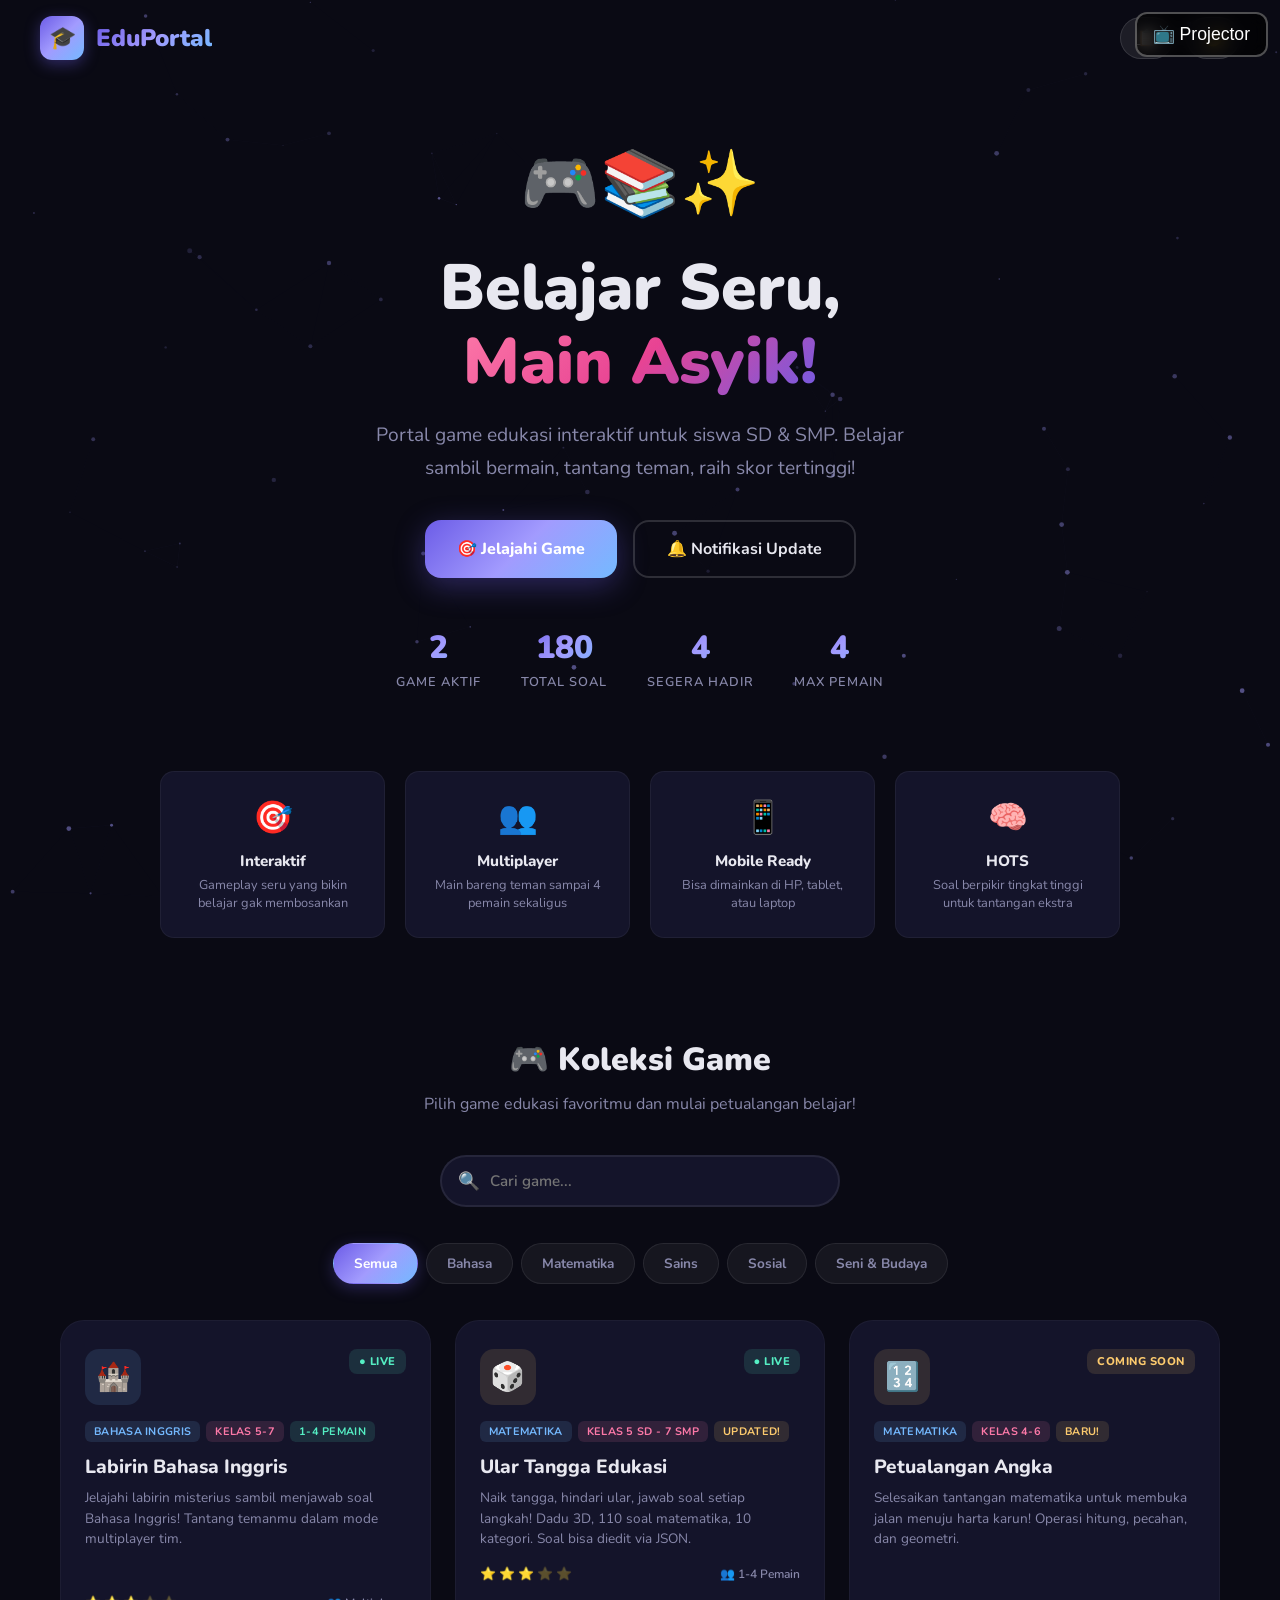
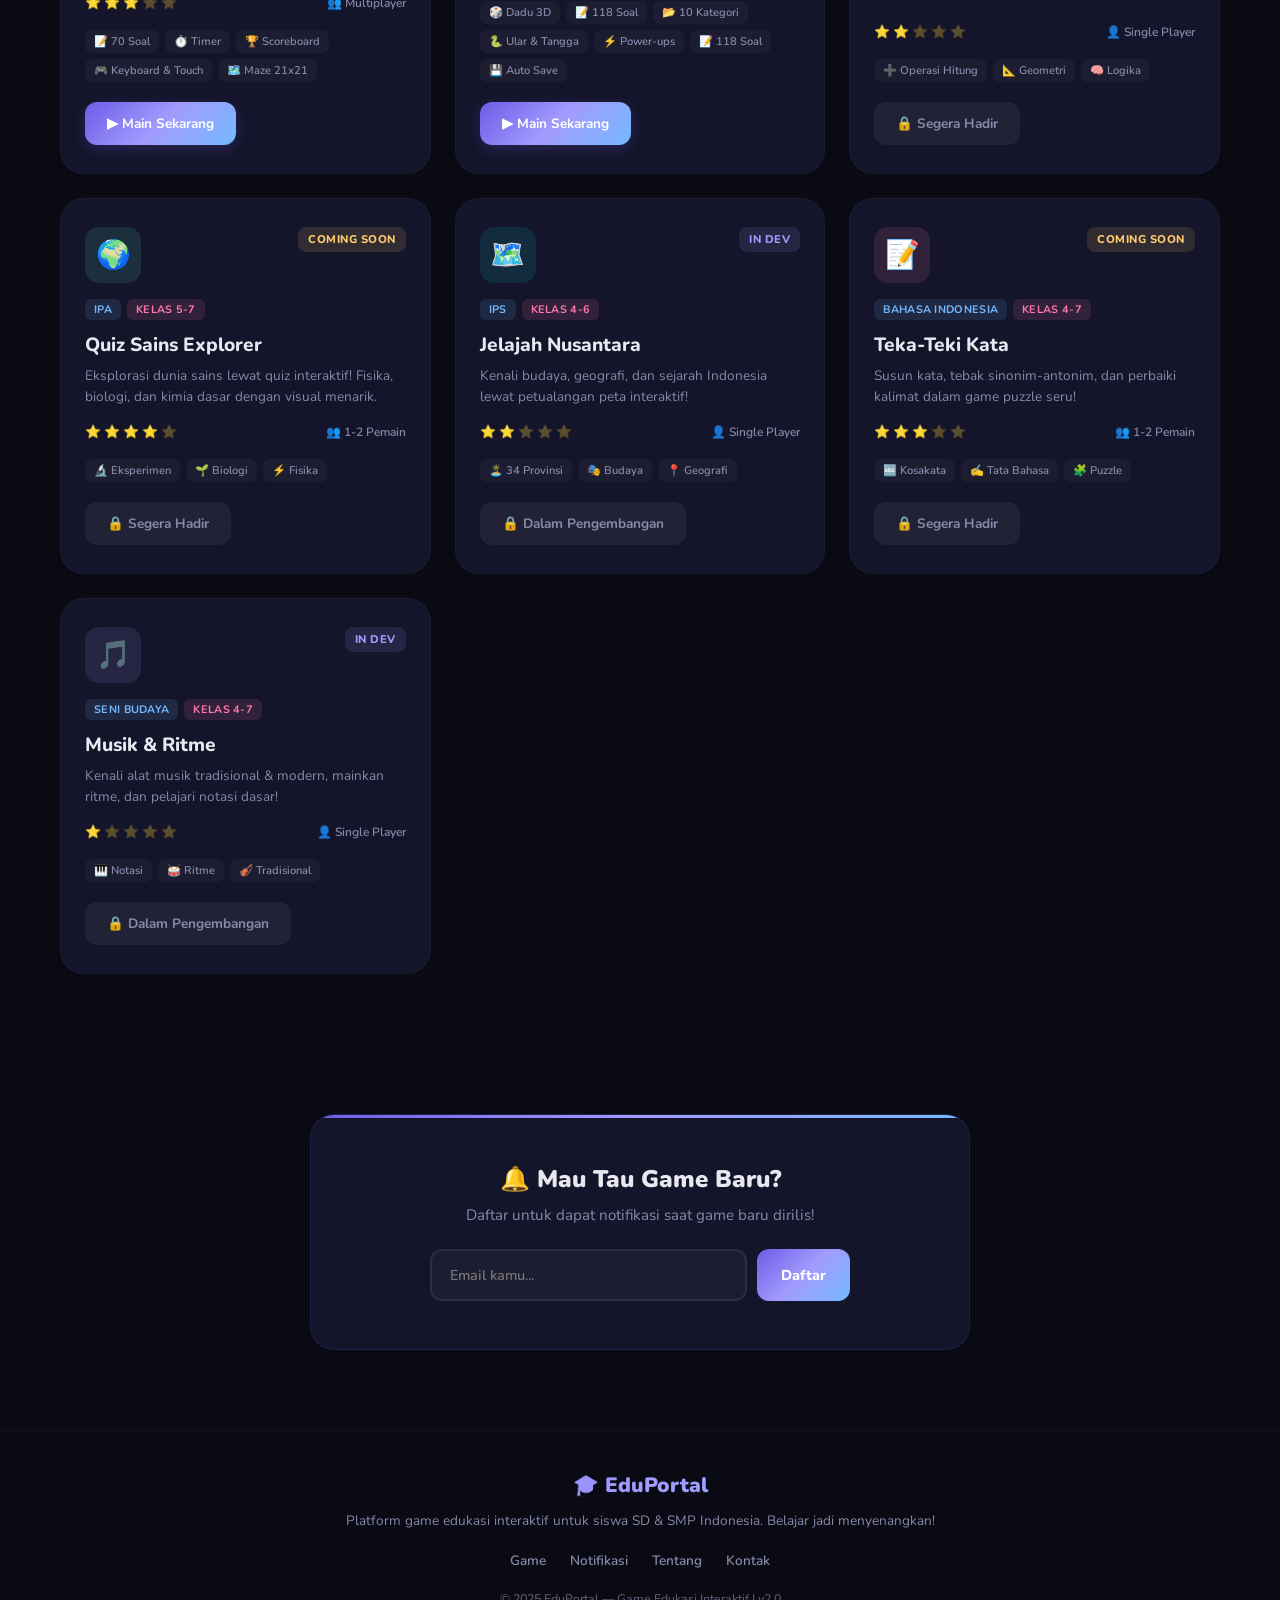
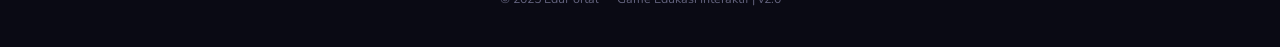
<file: index.html>
<!DOCTYPE html>
<html lang="id">
<head>
    <meta charset="UTF-8">
    <meta name="viewport" content="width=device-width, initial-scale=1.0">
    <title>EduPortal — Belajar Seru, Main Asyik!</title>
    <meta name="description" content="EduPortal — Platform game edukasi interaktif untuk siswa SD, SMP, dan SMA/SMK. Belajar sambil bermain!">
    <meta property="og:title" content="EduPortal — Belajar Seru, Main Asyik!">
    <meta property="og:description" content="Platform game edukasi interaktif untuk siswa SD, SMP, dan SMA/SMK.">
    <meta property="og:type" content="website">
    <meta property="og:url" content="https://yudiuraa.github.io/EduPortal/">
    <link rel="icon" href="data:image/svg+xml,<svg xmlns='http://www.w3.org/2000/svg' viewBox='0 0 100 100'><text y='.9em' font-size='90'>🎮</text></svg>">
    <link rel="preconnect" href="https://fonts.googleapis.com">
    <link href="https://fonts.googleapis.com/css2?family=Nunito:wght@400;600;700;800;900&display=swap" rel="stylesheet">
    <style>
        * { margin: 0; padding: 0; box-sizing: border-box; }

        :root {
            --primary: #6c5ce7;
            --secondary: #a29bfe;
            --accent: #fd79a8;
            --accent2: #00cec9;
            --bg-dark: #0a0a14;
            --bg-card: #14142a;
            --bg-card-hover: #1c1c3a;
            --bg-light: #f5f7ff;
            --card-light: #ffffff;
            --text-dark: #2d3436;
            --text-light: #e8e8f0;
            --text-muted: #8888aa;
            --gradient-1: linear-gradient(135deg, #6c5ce7, #a29bfe, #74b9ff);
            --gradient-2: linear-gradient(135deg, #fd79a8, #e84393, #6c5ce7);
            --gradient-3: linear-gradient(135deg, #00cec9, #55efc4);
            --gradient-4: linear-gradient(135deg, #fdcb6e, #e17055);
            --shadow: 0 20px 60px rgba(108, 92, 231, 0.25);
            --shadow-sm: 0 4px 20px rgba(0,0,0,0.2);
            --radius: 24px;
            --radius-sm: 14px;
        }

        body {
            font-family: 'Nunito', sans-serif;
            background: var(--bg-dark);
            color: var(--text-light);
            min-height: 100vh;
            overflow-x: hidden;
            transition: background 0.5s, color 0.5s;
        }

        body.light-mode {
            background: var(--bg-light);
            color: var(--text-dark);
        }

        /* ===== PARTICLE CANVAS ===== */
        #particles {
            position: fixed;
            top: 0; left: 0;
            width: 100%; height: 100%;
            pointer-events: none;
            z-index: 0;
        }

        /* ===== NAVBAR ===== */
        .navbar {
            position: fixed;
            top: 0; left: 0; right: 0;
            z-index: 1000;
            padding: 16px 40px;
            display: flex;
            justify-content: space-between;
            align-items: center;
            transition: all 0.3s;
            backdrop-filter: blur(0px);
        }

        .navbar.scrolled {
            padding: 12px 40px;
            background: rgba(10, 10, 20, 0.85);
            backdrop-filter: blur(20px);
            border-bottom: 1px solid rgba(108, 92, 231, 0.1);
        }

        body.light-mode .navbar.scrolled {
            background: rgba(245, 247, 255, 0.9);
            border-bottom-color: rgba(0,0,0,0.05);
        }

        .logo {
            display: flex;
            align-items: center;
            gap: 12px;
        }

        .logo-icon {
            width: 44px; height: 44px;
            background: var(--gradient-1);
            border-radius: 12px;
            display: flex;
            align-items: center;
            justify-content: center;
            font-size: 22px;
            box-shadow: 0 4px 15px rgba(108, 92, 231, 0.4);
            transition: transform 0.3s;
        }

        .logo-icon:hover { transform: rotate(10deg) scale(1.1); }

        .logo-text {
            font-size: 1.5rem;
            font-weight: 900;
            background: var(--gradient-1);
            -webkit-background-clip: text;
            -webkit-text-fill-color: transparent;
            background-clip: text;
        }

        .nav-actions {
            display: flex;
            align-items: center;
            gap: 12px;
        }

        .nav-btn {
            background: rgba(255,255,255,0.08);
            border: 1.5px solid rgba(255,255,255,0.12);
            border-radius: 50px;
            padding: 9px 16px;
            cursor: pointer;
            font-size: 1rem;
            transition: all 0.3s;
            color: var(--text-light);
            font-family: inherit;
        }

        body.light-mode .nav-btn {
            background: rgba(0,0,0,0.04);
            border-color: rgba(0,0,0,0.08);
            color: var(--text-dark);
        }

        .nav-btn:hover {
            transform: scale(1.08);
            border-color: var(--primary);
            background: rgba(108, 92, 231, 0.1);
        }

        /* ===== HERO ===== */
        .hero {
            position: relative;
            z-index: 10;
            text-align: center;
            padding: 140px 20px 80px;
            max-width: 900px;
            margin: 0 auto;
        }

        .hero-emoji {
            font-size: 4rem;
            margin-bottom: 24px;
            animation: floatY 3s ease-in-out infinite;
            display: inline-block;
        }

        .hero h1 {
            font-size: clamp(2.4rem, 6vw, 4rem);
            font-weight: 900;
            margin-bottom: 20px;
            line-height: 1.15;
        }

        .hero h1 .gradient-text {
            background: var(--gradient-2);
            -webkit-background-clip: text;
            -webkit-text-fill-color: transparent;
            background-clip: text;
        }

        .hero-subtitle {
            font-size: 1.2rem;
            color: var(--text-muted);
            max-width: 550px;
            margin: 0 auto 36px;
            line-height: 1.7;
        }

        body.light-mode .hero-subtitle { color: #636e72; }

        .hero-cta {
            display: flex;
            justify-content: center;
            gap: 16px;
            flex-wrap: wrap;
            margin-bottom: 48px;
        }

        .btn-primary {
            display: inline-flex;
            align-items: center;
            gap: 10px;
            background: var(--gradient-1);
            color: #fff;
            padding: 16px 32px;
            border-radius: 16px;
            font-weight: 800;
            font-size: 1rem;
            text-decoration: none;
            transition: all 0.3s;
            box-shadow: 0 8px 30px rgba(108, 92, 231, 0.35);
            border: none;
            cursor: pointer;
            font-family: inherit;
        }

        .btn-primary:hover {
            transform: translateY(-3px) scale(1.03);
            box-shadow: 0 12px 40px rgba(108, 92, 231, 0.5);
        }

        .btn-secondary {
            display: inline-flex;
            align-items: center;
            gap: 10px;
            background: transparent;
            color: var(--text-light);
            padding: 16px 32px;
            border-radius: 16px;
            font-weight: 700;
            font-size: 1rem;
            text-decoration: none;
            transition: all 0.3s;
            border: 2px solid rgba(255,255,255,0.15);
            cursor: pointer;
            font-family: inherit;
        }

        body.light-mode .btn-secondary {
            color: var(--text-dark);
            border-color: rgba(0,0,0,0.12);
        }

        .btn-secondary:hover {
            border-color: var(--primary);
            background: rgba(108, 92, 231, 0.08);
            transform: translateY(-2px);
        }

        /* Stats */
        .hero-stats {
            display: flex;
            justify-content: center;
            gap: 40px;
            flex-wrap: wrap;
        }

        .stat-item {
            text-align: center;
        }

        .stat-number {
            font-size: 2rem;
            font-weight: 900;
            background: var(--gradient-1);
            -webkit-background-clip: text;
            -webkit-text-fill-color: transparent;
            background-clip: text;
        }

        .stat-label {
            font-size: 0.8rem;
            color: var(--text-muted);
            font-weight: 600;
            text-transform: uppercase;
            letter-spacing: 1px;
            margin-top: 4px;
        }

        /* ===== FEATURES STRIP ===== */
        .features-strip {
            position: relative;
            z-index: 10;
            max-width: 1000px;
            margin: 0 auto 60px;
            padding: 0 20px;
            display: grid;
            grid-template-columns: repeat(auto-fit, minmax(200px, 1fr));
            gap: 20px;
        }

        .feature-item {
            background: var(--bg-card);
            border: 1px solid rgba(255,255,255,0.05);
            border-radius: var(--radius-sm);
            padding: 24px 20px;
            text-align: center;
            transition: all 0.3s;
        }

        body.light-mode .feature-item {
            background: var(--card-light);
            border-color: rgba(0,0,0,0.04);
            box-shadow: 0 2px 12px rgba(0,0,0,0.04);
        }

        .feature-item:hover {
            transform: translateY(-4px);
            border-color: var(--primary);
        }

        .feature-icon {
            font-size: 2rem;
            margin-bottom: 12px;
        }

        .feature-title {
            font-weight: 800;
            font-size: 0.95rem;
            margin-bottom: 6px;
        }

        .feature-desc {
            font-size: 0.8rem;
            color: var(--text-muted);
            line-height: 1.4;
        }

        /* ===== GAMES SECTION ===== */
        .games-section {
            position: relative;
            z-index: 10;
            max-width: 1200px;
            margin: 0 auto;
            padding: 40px 20px 80px;
        }

        .section-header {
            text-align: center;
            margin-bottom: 40px;
        }

        .section-title {
            font-size: 2rem;
            font-weight: 900;
            margin-bottom: 12px;
        }

        .section-desc {
            color: var(--text-muted);
            font-size: 1rem;
            max-width: 500px;
            margin: 0 auto;
        }

        /* Filter Tabs */
        .filter-tabs {
            display: flex;
            justify-content: center;
            gap: 8px;
            margin-bottom: 36px;
            flex-wrap: wrap;
            padding: 0 10px;
        }

        .filter-tab {
            padding: 10px 20px;
            border-radius: 50px;
            font-size: 0.85rem;
            font-weight: 700;
            cursor: pointer;
            transition: all 0.3s;
            background: rgba(255,255,255,0.05);
            border: 1.5px solid rgba(255,255,255,0.08);
            color: var(--text-muted);
            font-family: inherit;
        }

        body.light-mode .filter-tab {
            background: rgba(0,0,0,0.03);
            border-color: rgba(0,0,0,0.06);
            color: #636e72;
        }

        .filter-tab:hover {
            border-color: var(--primary);
            color: var(--text-light);
        }

        body.light-mode .filter-tab:hover {
            color: var(--primary);
        }

        .filter-tab.active {
            background: var(--gradient-1);
            color: #fff;
            border-color: transparent;
            box-shadow: 0 4px 15px rgba(108, 92, 231, 0.3);
        }

        /* Search */
        .search-bar {
            max-width: 400px;
            margin: 0 auto 36px;
            position: relative;
        }

        .search-bar input {
            width: 100%;
            padding: 14px 20px 14px 48px;
            border-radius: 50px;
            border: 2px solid rgba(255,255,255,0.08);
            background: var(--bg-card);
            color: var(--text-light);
            font-size: 0.95rem;
            font-family: inherit;
            font-weight: 600;
            outline: none;
            transition: all 0.3s;
        }

        body.light-mode .search-bar input {
            background: var(--card-light);
            border-color: rgba(0,0,0,0.08);
            color: var(--text-dark);
        }

        .search-bar input:focus {
            border-color: var(--primary);
            box-shadow: 0 0 0 4px rgba(108, 92, 231, 0.1);
        }

        .search-bar::before {
            content: '🔍';
            position: absolute;
            left: 18px;
            top: 50%;
            transform: translateY(-50%);
            font-size: 1.1rem;
        }

        /* Games Grid */
        .games-grid {
            display: grid;
            grid-template-columns: repeat(auto-fill, minmax(320px, 1fr));
            gap: 24px;
        }

        /* Game Card */
        .game-card {
            background: var(--bg-card);
            border-radius: var(--radius);
            padding: 28px 24px;
            position: relative;
            overflow: hidden;
            transition: all 0.4s cubic-bezier(0.175, 0.885, 0.32, 1.275);
            border: 1px solid rgba(255,255,255,0.04);
            cursor: pointer;
            text-decoration: none;
            color: inherit;
            display: flex;
            flex-direction: column;
        }

        body.light-mode .game-card {
            background: var(--card-light);
            border-color: rgba(0,0,0,0.05);
            box-shadow: 0 2px 16px rgba(0,0,0,0.04);
        }

        .game-card:hover {
            transform: translateY(-6px);
            box-shadow: var(--shadow);
            border-color: rgba(108, 92, 231, 0.3);
            background: var(--bg-card-hover);
        }

        body.light-mode .game-card:hover {
            background: #fff;
            box-shadow: 0 20px 60px rgba(108, 92, 231, 0.12);
        }

        .game-card::before {
            content: '';
            position: absolute;
            top: 0; left: 0;
            width: 100%; height: 3px;
            background: var(--gradient-1);
            opacity: 0;
            transition: opacity 0.3s;
        }

        .game-card:hover::before { opacity: 1; }

        .card-header {
            display: flex;
            align-items: flex-start;
            justify-content: space-between;
            margin-bottom: 16px;
        }

        .card-icon {
            width: 56px; height: 56px;
            border-radius: 14px;
            display: flex;
            align-items: center;
            justify-content: center;
            font-size: 28px;
        }

        .card-icon.icon-blue { background: rgba(116, 185, 255, 0.12); }
        .card-icon.icon-pink { background: rgba(253, 121, 168, 0.12); }
        .card-icon.icon-green { background: rgba(85, 239, 196, 0.12); }
        .card-icon.icon-orange { background: rgba(253, 203, 110, 0.12); }
        .card-icon.icon-purple { background: rgba(162, 155, 254, 0.12); }
        .card-icon.icon-cyan { background: rgba(0, 206, 201, 0.12); }

        .card-status {
            font-size: 0.7rem;
            font-weight: 800;
            padding: 5px 10px;
            border-radius: 8px;
            text-transform: uppercase;
            letter-spacing: 0.5px;
        }

        .status-live {
            background: rgba(85, 239, 196, 0.12);
            color: #55efc4;
        }

        .status-soon {
            background: rgba(253, 203, 110, 0.12);
            color: #fdcb6e;
        }

        .status-dev {
            background: rgba(162, 155, 254, 0.12);
            color: #a29bfe;
        }

        .card-badges {
            display: flex;
            gap: 6px;
            margin-bottom: 12px;
            flex-wrap: wrap;
        }

        .card-badge {
            font-size: 0.68rem;
            font-weight: 700;
            padding: 3px 9px;
            border-radius: 6px;
            text-transform: uppercase;
            letter-spacing: 0.3px;
        }

        .badge-mapel { background: rgba(116, 185, 255, 0.12); color: #74b9ff; }
        .badge-level { background: rgba(253, 121, 168, 0.12); color: #fd79a8; }
        .badge-players { background: rgba(85, 239, 196, 0.12); color: #55efc4; }
        .badge-new { background: rgba(253, 203, 110, 0.12); color: #fdcb6e; }

        .card-title {
            font-size: 1.2rem;
            font-weight: 800;
            margin-bottom: 8px;
        }

        .card-desc {
            font-size: 0.85rem;
            color: var(--text-muted);
            line-height: 1.5;
            margin-bottom: 16px;
            flex-grow: 1;
        }

        .card-meta {
            display: flex;
            align-items: center;
            justify-content: space-between;
            margin-bottom: 18px;
        }

        .card-difficulty {
            display: flex;
            gap: 3px;
        }

        .diff-star {
            font-size: 0.8rem;
        }

        .card-players-count {
            font-size: 0.75rem;
            color: var(--text-muted);
            font-weight: 600;
        }

        .card-features {
            display: flex;
            flex-wrap: wrap;
            gap: 6px;
            margin-bottom: 20px;
        }

        .card-feature {
            font-size: 0.7rem;
            background: rgba(255,255,255,0.04);
            padding: 4px 9px;
            border-radius: 7px;
            color: var(--text-muted);
            font-weight: 600;
        }

        body.light-mode .card-feature {
            background: rgba(0,0,0,0.03);
        }

        .card-btn {
            display: inline-flex;
            align-items: center;
            gap: 8px;
            background: var(--gradient-1);
            color: #fff;
            padding: 12px 22px;
            border-radius: 12px;
            font-weight: 700;
            font-size: 0.85rem;
            transition: all 0.3s;
            box-shadow: 0 4px 15px rgba(108, 92, 231, 0.25);
            align-self: flex-start;
        }

        .game-card:hover .card-btn {
            box-shadow: 0 6px 20px rgba(108, 92, 231, 0.4);
        }

        .card-btn.btn-locked {
            background: rgba(255,255,255,0.06);
            color: var(--text-muted);
            box-shadow: none;
        }

        body.light-mode .card-btn.btn-locked {
            background: rgba(0,0,0,0.04);
        }

        /* Locked Card */
        .game-card.locked {
            opacity: 0.55;
            cursor: default;
        }

        .game-card.locked:hover {
            transform: none;
            box-shadow: var(--shadow-sm);
            border-color: rgba(255,255,255,0.04);
            background: var(--bg-card);
        }

        body.light-mode .game-card.locked:hover {
            background: var(--card-light);
            box-shadow: 0 2px 16px rgba(0,0,0,0.04);
        }

        /* ===== NEWSLETTER ===== */
        .newsletter-section {
            position: relative;
            z-index: 10;
            max-width: 700px;
            margin: 0 auto;
            padding: 60px 20px 80px;
            text-align: center;
        }

        .newsletter-card {
            background: var(--bg-card);
            border: 1px solid rgba(108, 92, 231, 0.15);
            border-radius: var(--radius);
            padding: 48px 36px;
            position: relative;
            overflow: hidden;
        }

        body.light-mode .newsletter-card {
            background: var(--card-light);
            border-color: rgba(108, 92, 231, 0.1);
            box-shadow: 0 4px 30px rgba(108, 92, 231, 0.06);
        }

        .newsletter-card::before {
            content: '';
            position: absolute;
            top: 0; left: 0;
            width: 100%; height: 3px;
            background: var(--gradient-1);
        }

        .newsletter-card h3 {
            font-size: 1.5rem;
            font-weight: 900;
            margin-bottom: 10px;
        }

        .newsletter-card p {
            color: var(--text-muted);
            margin-bottom: 24px;
            font-size: 0.95rem;
        }

        .newsletter-form {
            display: flex;
            gap: 10px;
            max-width: 420px;
            margin: 0 auto;
        }

        .newsletter-form input {
            flex: 1;
            padding: 14px 18px;
            border-radius: 12px;
            border: 2px solid rgba(255,255,255,0.08);
            background: rgba(255,255,255,0.04);
            color: var(--text-light);
            font-family: inherit;
            font-size: 0.9rem;
            font-weight: 600;
            outline: none;
            transition: border-color 0.3s;
        }

        body.light-mode .newsletter-form input {
            background: var(--bg-light);
            border-color: rgba(0,0,0,0.08);
            color: var(--text-dark);
        }

        .newsletter-form input:focus {
            border-color: var(--primary);
        }

        .newsletter-form button {
            padding: 14px 24px;
            border-radius: 12px;
            background: var(--gradient-1);
            color: #fff;
            font-weight: 800;
            font-size: 0.9rem;
            border: none;
            cursor: pointer;
            font-family: inherit;
            transition: all 0.3s;
            white-space: nowrap;
        }

        .newsletter-form button:hover {
            transform: scale(1.05);
            box-shadow: 0 6px 20px rgba(108, 92, 231, 0.4);
        }

        /* ===== FOOTER ===== */
        footer {
            position: relative;
            z-index: 10;
            text-align: center;
            padding: 40px 20px;
            border-top: 1px solid rgba(255,255,255,0.04);
        }

        body.light-mode footer {
            border-color: rgba(0,0,0,0.05);
        }

        .footer-content {
            max-width: 800px;
            margin: 0 auto;
        }

        .footer-logo {
            font-size: 1.3rem;
            font-weight: 900;
            background: var(--gradient-1);
            -webkit-background-clip: text;
            -webkit-text-fill-color: transparent;
            background-clip: text;
            margin-bottom: 12px;
        }

        .footer-desc {
            color: var(--text-muted);
            font-size: 0.85rem;
            margin-bottom: 20px;
            line-height: 1.5;
        }

        .footer-links {
            display: flex;
            justify-content: center;
            gap: 24px;
            flex-wrap: wrap;
            margin-bottom: 20px;
        }

        .footer-links a {
            color: var(--text-muted);
            text-decoration: none;
            font-size: 0.85rem;
            font-weight: 600;
            transition: color 0.3s;
        }

        .footer-links a:hover { color: var(--primary); }

        .footer-copy {
            color: var(--text-muted);
            font-size: 0.78rem;
            opacity: 0.7;
        }

        /* ===== BACK TO TOP ===== */
        .back-to-top {
            position: fixed;
            bottom: 30px;
            right: 30px;
            width: 48px; height: 48px;
            border-radius: 50%;
            background: var(--gradient-1);
            color: #fff;
            display: flex;
            align-items: center;
            justify-content: center;
            font-size: 1.3rem;
            cursor: pointer;
            z-index: 999;
            opacity: 0;
            transform: translateY(20px);
            transition: all 0.3s;
            box-shadow: 0 4px 20px rgba(108, 92, 231, 0.4);
            border: none;
        }

        .back-to-top.visible {
            opacity: 1;
            transform: translateY(0);
        }

        .back-to-top:hover {
            transform: translateY(-3px) scale(1.1);
        }

        /* ===== NO RESULTS ===== */
        .no-results {
            text-align: center;
            padding: 60px 20px;
            display: none;
        }

        .no-results.show { display: block; }

        .no-results-icon { font-size: 3rem; margin-bottom: 16px; }
        .no-results-text { color: var(--text-muted); font-size: 1rem; }

        /* ===== ANIMATIONS ===== */
        .reveal {
            opacity: 0;
            transform: translateY(40px);
            transition: all 0.7s cubic-bezier(0.16, 1, 0.3, 1);
        }

        .reveal.visible {
            opacity: 1;
            transform: translateY(0);
        }

        @keyframes floatY {
            0%, 100% { transform: translateY(0); }
            50% { transform: translateY(-12px); }
        }

        @keyframes pulse {
            0%, 100% { opacity: 1; }
            50% { opacity: 0.6; }
        }

        /* ===== RESPONSIVE ===== */
        @media (max-width: 768px) {
            .navbar { padding: 14px 20px; }
            .navbar.scrolled { padding: 10px 20px; }
            .hero { padding: 120px 16px 60px; }
            .hero h1 { font-size: 2rem; }
            .hero-stats { gap: 24px; }
            .stat-number { font-size: 1.5rem; }
            .features-strip { grid-template-columns: repeat(2, 1fr); gap: 12px; }
            .games-grid { grid-template-columns: 1fr; }
            .newsletter-form { flex-direction: column; }
            .footer-links { gap: 16px; }
        }

        @media (max-width: 480px) {
            .features-strip { grid-template-columns: 1fr; }
            .hero-cta { flex-direction: column; align-items: center; }
            .filter-tabs { gap: 6px; }
            .filter-tab { padding: 8px 14px; font-size: 0.78rem; }
        }
    </style>
</head>
<body>
    <!-- Particle Canvas -->
    <canvas id="particles"></canvas>

    <!-- Navbar -->
    <nav class="navbar" id="navbar">
        <div class="logo">
            <div class="logo-icon">🎓</div>
            <span class="logo-text">EduPortal</span>
        </div>
        <div class="nav-actions">
            <a href="soal-manager.html" class="nav-btn" title="Kelola Soal">📋</a>
            <button class="nav-btn" onclick="toggleTheme()" title="Toggle tema" id="themeBtn">🌙</button>
        </div>
    </nav>

    <!-- Hero -->
    <section class="hero">
        <div class="hero-emoji">🎮📚✨</div>
        <h1>Belajar Seru,<br><span class="gradient-text">Main Asyik!</span></h1>
        <p class="hero-subtitle">Portal game edukasi interaktif untuk siswa SD & SMP. Belajar sambil bermain, tantang teman, raih skor tertinggi!</p>
        <div class="hero-cta">
            <a href="#games" class="btn-primary">🎯 Jelajahi Game</a>
            <a href="#newsletter" class="btn-secondary">🔔 Notifikasi Update</a>
        </div>
        <div class="hero-stats">
            <div class="stat-item">
                <div class="stat-number" data-target="2">0</div>
                <div class="stat-label">Game Aktif</div>
            </div>
            <div class="stat-item">
                <div class="stat-number" data-target="180">0</div>
                <div class="stat-label">Total Soal</div>
            </div>
            <div class="stat-item">
                <div class="stat-number" data-target="4">0</div>
                <div class="stat-label">Segera Hadir</div>
            </div>
            <div class="stat-item">
                <div class="stat-number" data-target="4">0</div>
                <div class="stat-label">Max Pemain</div>
            </div>
        </div>
    </section>

    <!-- Features Strip -->
    <section class="features-strip reveal">
        <div class="feature-item">
            <div class="feature-icon">🎯</div>
            <div class="feature-title">Interaktif</div>
            <div class="feature-desc">Gameplay seru yang bikin belajar gak membosankan</div>
        </div>
        <div class="feature-item">
            <div class="feature-icon">👥</div>
            <div class="feature-title">Multiplayer</div>
            <div class="feature-desc">Main bareng teman sampai 4 pemain sekaligus</div>
        </div>
        <div class="feature-item">
            <div class="feature-icon">📱</div>
            <div class="feature-title">Mobile Ready</div>
            <div class="feature-desc">Bisa dimainkan di HP, tablet, atau laptop</div>
        </div>
        <div class="feature-item">
            <div class="feature-icon">🧠</div>
            <div class="feature-title">HOTS</div>
            <div class="feature-desc">Soal berpikir tingkat tinggi untuk tantangan ekstra</div>
        </div>
    </section>

    <!-- Games Section -->
    <section class="games-section" id="games">
        <div class="section-header reveal">
            <h2 class="section-title">🎮 Koleksi Game</h2>
            <p class="section-desc">Pilih game edukasi favoritmu dan mulai petualangan belajar!</p>
        </div>

        <!-- Search -->
        <div class="search-bar reveal">
            <input type="text" id="searchInput" placeholder="Cari game..." oninput="filterGames()">
        </div>

        <!-- Filter Tabs -->
        <div class="filter-tabs reveal">
            <button class="filter-tab active" data-filter="all" onclick="setFilter('all')">Semua</button>
            <button class="filter-tab" data-filter="bahasa" onclick="setFilter('bahasa')">Bahasa</button>
            <button class="filter-tab" data-filter="matematika" onclick="setFilter('matematika')">Matematika</button>
            <button class="filter-tab" data-filter="sains" onclick="setFilter('sains')">Sains</button>
            <button class="filter-tab" data-filter="sosial" onclick="setFilter('sosial')">Sosial</button>
            <button class="filter-tab" data-filter="seni" onclick="setFilter('seni')">Seni & Budaya</button>
        </div>

        <!-- Games Grid -->
        <div class="games-grid" id="gamesGrid">
            <!-- Game 1: Labirin Bahasa Inggris — LIVE -->
            <a href="Labirin Bahasa Inggris/labirin bahasa inggris.html" class="game-card reveal" data-category="bahasa" data-title="Labirin Bahasa Inggris">
                <div class="card-header">
                    <div class="card-icon icon-blue">🏰</div>
                    <span class="card-status status-live">● Live</span>
                </div>
                <div class="card-badges">
                    <span class="card-badge badge-mapel">Bahasa Inggris</span>
                    <span class="card-badge badge-level">Kelas 5-7</span>
                    <span class="card-badge badge-players">1-4 Pemain</span>
                </div>
                <h3 class="card-title">Labirin Bahasa Inggris</h3>
                <p class="card-desc">Jelajahi labirin misterius sambil menjawab soal Bahasa Inggris! Tantang temanmu dalam mode multiplayer tim.</p>
                <div class="card-meta">
                    <div class="card-difficulty" title="Kesulitan: Sedang">
                        <span class="diff-star">⭐</span>
                        <span class="diff-star">⭐</span>
                        <span class="diff-star">⭐</span>
                        <span class="diff-star" style="opacity:0.3">⭐</span>
                        <span class="diff-star" style="opacity:0.3">⭐</span>
                    </div>
                    <span class="card-players-count">👥 Multiplayer</span>
                </div>
                <div class="card-features">
                    <span class="card-feature">🧩 75 Soal</span>
                    <span class="card-feature">⏱️ Timer</span>
                    <span class="card-feature">🏆 Scoreboard</span>
                    <span class="card-feature">🎮 Keyboard & Touch</span>
                    <span class="card-feature">🗺️ Maze 21x21</span>
                </div>
                <div class="card-btn">▶ Main Sekarang</div>
            </a>

            <!-- Game 2: Ular Tangga Edukasi — LIVE -->
            <a href="Ular Tanga Edukasi/index.html" class="game-card reveal" data-category="matematika" data-title="Ular Tangga Edukasi">
                <div class="card-header">
                    <div class="card-icon icon-orange">🎲</div>
                    <span class="card-status status-live">● Live</span>
                </div>
                <div class="card-badges">
                    <span class="card-badge badge-mapel">Matematika</span>
                    <span class="card-badge badge-level">Kelas 5 SD - 7 SMP</span>
                    <span class="card-badge badge-new">Updated!</span>
                </div>
                <h3 class="card-title">Ular Tangga Edukasi</h3>
                <p class="card-desc">Naik tangga, hindari ular, jawab soal setiap langkah! Dadu 3D, 110 soal matematika, 10 kategori. Soal bisa diedit via JSON.</p>
                <div class="card-meta">
                    <div class="card-difficulty" title="Kesulitan: Mudah-Sulit">
                        <span class="diff-star">⭐</span>
                        <span class="diff-star">⭐</span>
                        <span class="diff-star">⭐</span>
                        <span class="diff-star" style="opacity:0.3">⭐</span>
                        <span class="diff-star" style="opacity:0.3">⭐</span>
                    </div>
                    <span class="card-players-count">👥 1-4 Pemain</span>
                </div>
                <div class="card-features">
                    <span class="card-feature">🎲 Dadu 3D</span>
                    <span class="card-feature">📝 110 Soal</span>
                    <span class="card-feature">📂 10 Kategori</span>
                    <span class="card-feature">🐍 Ular & Tangga</span>
                    <span class="card-feature">⚡ Power-ups</span>
                    <span class="card-feature">📤 Upload Soal</span>
                    <span class="card-feature">💾 Auto Save</span>
                </div>
                <div class="card-btn">▶ Main Sekarang</div>
            </a>

            <!-- Game 3: Coming Soon — Matematika -->
            <div class="game-card locked reveal" data-category="matematika" data-title="Petualangan Angka">
                <div class="card-header">
                    <div class="card-icon icon-orange">🔢</div>
                    <span class="card-status status-soon">Coming Soon</span>
                </div>
                <div class="card-badges">
                    <span class="card-badge badge-mapel">Matematika</span>
                    <span class="card-badge badge-level">Kelas 4-6</span>
                    <span class="card-badge badge-new">Baru!</span>
                </div>
                <h3 class="card-title">Petualangan Angka</h3>
                <p class="card-desc">Selesaikan tantangan matematika untuk membuka jalan menuju harta karun! Operasi hitung, pecahan, dan geometri.</p>
                <div class="card-meta">
                    <div class="card-difficulty" title="Kesulitan: Mudah-Sedang">
                        <span class="diff-star">⭐</span>
                        <span class="diff-star">⭐</span>
                        <span class="diff-star" style="opacity:0.3">⭐</span>
                        <span class="diff-star" style="opacity:0.3">⭐</span>
                        <span class="diff-star" style="opacity:0.3">⭐</span>
                    </div>
                    <span class="card-players-count">👤 Single Player</span>
                </div>
                <div class="card-features">
                    <span class="card-feature">➕ Operasi Hitung</span>
                    <span class="card-feature">📐 Geometri</span>
                    <span class="card-feature">🧠 Logika</span>
                </div>
                <div class="card-btn btn-locked">🔒 Segera Hadir</div>
            </div>

            <!-- Game 3: Coming Soon — IPA -->
            <div class="game-card locked reveal" data-category="sains" data-title="Quiz Sains Explorer">
                <div class="card-header">
                    <div class="card-icon icon-green">🌍</div>
                    <span class="card-status status-soon">Coming Soon</span>
                </div>
                <div class="card-badges">
                    <span class="card-badge badge-mapel">IPA</span>
                    <span class="card-badge badge-level">Kelas 5-7</span>
                </div>
                <h3 class="card-title">Quiz Sains Explorer</h3>
                <p class="card-desc">Eksplorasi dunia sains lewat quiz interaktif! Fisika, biologi, dan kimia dasar dengan visual menarik.</p>
                <div class="card-meta">
                    <div class="card-difficulty" title="Kesulitan: Sedang-Sulit">
                        <span class="diff-star">⭐</span>
                        <span class="diff-star">⭐</span>
                        <span class="diff-star">⭐</span>
                        <span class="diff-star">⭐</span>
                        <span class="diff-star" style="opacity:0.3">⭐</span>
                    </div>
                    <span class="card-players-count">👥 1-2 Pemain</span>
                </div>
                <div class="card-features">
                    <span class="card-feature">🔬 Eksperimen</span>
                    <span class="card-feature">🌱 Biologi</span>
                    <span class="card-feature">⚡ Fisika</span>
                </div>
                <div class="card-btn btn-locked">🔒 Segera Hadir</div>
            </div>

            <!-- Game 4: Coming Soon — IPS -->
            <div class="game-card locked reveal" data-category="sosial" data-title="Jelajah Nusantara">
                <div class="card-header">
                    <div class="card-icon icon-cyan">🗺️</div>
                    <span class="card-status status-dev">In Dev</span>
                </div>
                <div class="card-badges">
                    <span class="card-badge badge-mapel">IPS</span>
                    <span class="card-badge badge-level">Kelas 4-6</span>
                </div>
                <h3 class="card-title">Jelajah Nusantara</h3>
                <p class="card-desc">Kenali budaya, geografi, dan sejarah Indonesia lewat petualangan peta interaktif!</p>
                <div class="card-meta">
                    <div class="card-difficulty" title="Kesulitan: Mudah">
                        <span class="diff-star">⭐</span>
                        <span class="diff-star">⭐</span>
                        <span class="diff-star" style="opacity:0.3">⭐</span>
                        <span class="diff-star" style="opacity:0.3">⭐</span>
                        <span class="diff-star" style="opacity:0.3">⭐</span>
                    </div>
                    <span class="card-players-count">👤 Single Player</span>
                </div>
                <div class="card-features">
                    <span class="card-feature">🏝️ 34 Provinsi</span>
                    <span class="card-feature">🎭 Budaya</span>
                    <span class="card-feature">📍 Geografi</span>
                </div>
                <div class="card-btn btn-locked">🔒 Dalam Pengembangan</div>
            </div>

            <!-- Game 5: Coming Soon — Bahasa Indonesia -->
            <div class="game-card locked reveal" data-category="bahasa" data-title="Teka-Teki Kata">
                <div class="card-header">
                    <div class="card-icon icon-pink">📝</div>
                    <span class="card-status status-soon">Coming Soon</span>
                </div>
                <div class="card-badges">
                    <span class="card-badge badge-mapel">Bahasa Indonesia</span>
                    <span class="card-badge badge-level">Kelas 4-7</span>
                </div>
                <h3 class="card-title">Teka-Teki Kata</h3>
                <p class="card-desc">Susun kata, tebak sinonim-antonim, dan perbaiki kalimat dalam game puzzle seru!</p>
                <div class="card-meta">
                    <div class="card-difficulty" title="Kesulitan: Sedang">
                        <span class="diff-star">⭐</span>
                        <span class="diff-star">⭐</span>
                        <span class="diff-star">⭐</span>
                        <span class="diff-star" style="opacity:0.3">⭐</span>
                        <span class="diff-star" style="opacity:0.3">⭐</span>
                    </div>
                    <span class="card-players-count">👥 1-2 Pemain</span>
                </div>
                <div class="card-features">
                    <span class="card-feature">🔤 Kosakata</span>
                    <span class="card-feature">✍️ Tata Bahasa</span>
                    <span class="card-feature">🧩 Puzzle</span>
                </div>
                <div class="card-btn btn-locked">🔒 Segera Hadir</div>
            </div>

            <!-- Game 6: Coming Soon — Seni -->
            <div class="game-card locked reveal" data-category="seni" data-title="Musik & Ritme">
                <div class="card-header">
                    <div class="card-icon icon-purple">🎵</div>
                    <span class="card-status status-dev">In Dev</span>
                </div>
                <div class="card-badges">
                    <span class="card-badge badge-mapel">Seni Budaya</span>
                    <span class="card-badge badge-level">Kelas 4-7</span>
                </div>
                <h3 class="card-title">Musik & Ritme</h3>
                <p class="card-desc">Kenali alat musik tradisional & modern, mainkan ritme, dan pelajari notasi dasar!</p>
                <div class="card-meta">
                    <div class="card-difficulty" title="Kesulitan: Mudah">
                        <span class="diff-star">⭐</span>
                        <span class="diff-star" style="opacity:0.3">⭐</span>
                        <span class="diff-star" style="opacity:0.3">⭐</span>
                        <span class="diff-star" style="opacity:0.3">⭐</span>
                        <span class="diff-star" style="opacity:0.3">⭐</span>
                    </div>
                    <span class="card-players-count">👤 Single Player</span>
                </div>
                <div class="card-features">
                    <span class="card-feature">🎹 Notasi</span>
                    <span class="card-feature">🥁 Ritme</span>
                    <span class="card-feature">🎻 Tradisional</span>
                </div>
                <div class="card-btn btn-locked">🔒 Dalam Pengembangan</div>
            </div>
        </div>

        <!-- No Results -->
        <div class="no-results" id="noResults">
            <div class="no-results-icon">🔍</div>
            <p class="no-results-text">Game tidak ditemukan. Coba kata kunci lain!</p>
        </div>
    </section>

    <!-- Newsletter -->
    <section class="newsletter-section" id="newsletter">
        <div class="newsletter-card reveal">
            <h3>🔔 Mau Tau Game Baru?</h3>
            <p>Daftar untuk dapat notifikasi saat game baru dirilis!</p>
            <div class="newsletter-form">
                <input type="email" placeholder="Email kamu..." id="emailInput">
                <button onclick="subscribe()">Daftar</button>
            </div>
        </div>
    </section>

    <!-- Footer -->
    <footer>
        <div class="footer-content">
            <div class="footer-logo">🎓 EduPortal</div>
            <p class="footer-desc">Platform game edukasi interaktif untuk siswa SD & SMP Indonesia. Belajar jadi menyenangkan!</p>
            <div class="footer-links">
                <a href="#games">Game</a>
                <a href="#newsletter">Notifikasi</a>
                <a href="#">Tentang</a>
                <a href="#">Kontak</a>
            </div>
            <p class="footer-copy">© 2025 EduPortal — Game Edukasi Interaktif | v2.0</p>
        </div>
    </footer>

    <!-- Back to Top -->
    <button class="back-to-top" id="backToTop" onclick="scrollToTop()">↑</button>

    <script>
        // ===== PARTICLES =====
        const canvas = document.getElementById('particles');
        const ctx = canvas.getContext('2d');
        let particles = [];
        let animFrame;

        function resizeCanvas() {
            canvas.width = window.innerWidth;
            canvas.height = window.innerHeight;
        }

        function createParticles() {
            particles = [];
            const count = Math.min(80, Math.floor(window.innerWidth / 15));
            for (let i = 0; i < count; i++) {
                particles.push({
                    x: Math.random() * canvas.width,
                    y: Math.random() * canvas.height,
                    size: Math.random() * 2 + 0.5,
                    speedX: (Math.random() - 0.5) * 0.4,
                    speedY: (Math.random() - 0.5) * 0.4,
                    opacity: Math.random() * 0.4 + 0.1
                });
            }
        }

        function drawParticles() {
            ctx.clearRect(0, 0, canvas.width, canvas.height);
            const isLight = document.body.classList.contains('light-mode');
            const color = isLight ? '108, 92, 231' : '162, 155, 254';

            particles.forEach((p, i) => {
                p.x += p.speedX;
                p.y += p.speedY;

                if (p.x < 0) p.x = canvas.width;
                if (p.x > canvas.width) p.x = 0;
                if (p.y < 0) p.y = canvas.height;
                if (p.y > canvas.height) p.y = 0;

                ctx.beginPath();
                ctx.arc(p.x, p.y, p.size, 0, Math.PI * 2);
                ctx.fillStyle = `rgba(${color}, ${p.opacity})`;
                ctx.fill();

                // Connect nearby particles
                for (let j = i + 1; j < particles.length; j++) {
                    const dx = p.x - particles[j].x;
                    const dy = p.y - particles[j].y;
                    const dist = Math.sqrt(dx * dx + dy * dy);
                    if (dist < 120) {
                        ctx.beginPath();
                        ctx.moveTo(p.x, p.y);
                        ctx.lineTo(particles[j].x, particles[j].y);
                        ctx.strokeStyle = `rgba(${color}, ${0.06 * (1 - dist / 120)})`;
                        ctx.lineWidth = 0.5;
                        ctx.stroke();
                    }
                }
            });

            animFrame = requestAnimationFrame(drawParticles);
        }

        resizeCanvas();
        createParticles();
        drawParticles();
        window.addEventListener('resize', () => { resizeCanvas(); createParticles(); });

        // ===== THEME =====
        function toggleTheme() {
            document.body.classList.toggle('light-mode');
            const isLight = document.body.classList.contains('light-mode');
            document.getElementById('themeBtn').textContent = isLight ? '☀️' : '🌙';
            localStorage.setItem('eduportal-theme', isLight ? 'light' : 'dark');
        }

        (function() {
            const saved = localStorage.getItem('eduportal-theme');
            if (saved === 'light') {
                document.body.classList.add('light-mode');
                document.getElementById('themeBtn').textContent = '☀️';
            }
        })();

        // ===== NAVBAR SCROLL =====
        const navbar = document.getElementById('navbar');
        const backToTop = document.getElementById('backToTop');

        window.addEventListener('scroll', () => {
            const scrolled = window.scrollY > 50;
            navbar.classList.toggle('scrolled', scrolled);
            backToTop.classList.toggle('visible', window.scrollY > 400);
        });

        function scrollToTop() {
            window.scrollTo({ top: 0, behavior: 'smooth' });
        }

        // ===== COUNTER ANIMATION =====
        function animateCounters() {
            document.querySelectorAll('.stat-number').forEach(el => {
                const target = parseInt(el.dataset.target);
                const duration = 1500;
                const start = performance.now();

                function update(now) {
                    const elapsed = now - start;
                    const progress = Math.min(elapsed / duration, 1);
                    const eased = 1 - Math.pow(1 - progress, 3);
                    el.textContent = Math.round(target * eased);
                    if (progress < 1) requestAnimationFrame(update);
                }
                requestAnimationFrame(update);
            });
        }

        // ===== SCROLL REVEAL =====
        const observer = new IntersectionObserver((entries) => {
            entries.forEach(entry => {
                if (entry.isIntersecting) {
                    entry.target.classList.add('visible');
                    observer.unobserve(entry.target);
                }
            });
        }, { threshold: 0.1, rootMargin: '0px 0px -50px 0px' });

        document.querySelectorAll('.reveal').forEach(el => observer.observe(el));

        // Trigger counter when hero stats visible
        const statsObserver = new IntersectionObserver((entries) => {
            entries.forEach(entry => {
                if (entry.isIntersecting) {
                    animateCounters();
                    statsObserver.unobserve(entry.target);
                }
            });
        }, { threshold: 0.5 });

        const heroStats = document.querySelector('.hero-stats');
        if (heroStats) statsObserver.observe(heroStats);

        // ===== FILTER & SEARCH =====
        let currentFilter = 'all';

        function setFilter(filter) {
            currentFilter = filter;
            document.querySelectorAll('.filter-tab').forEach(tab => {
                tab.classList.toggle('active', tab.dataset.filter === filter);
            });
            filterGames();
        }

        function filterGames() {
            const query = document.getElementById('searchInput').value.toLowerCase().trim();
            const cards = document.querySelectorAll('.game-card');
            let visibleCount = 0;

            cards.forEach(card => {
                const category = card.dataset.category;
                const title = card.dataset.title.toLowerCase();
                const matchFilter = currentFilter === 'all' || category === currentFilter;
                const matchSearch = !query || title.includes(query) || category.includes(query);
                const show = matchFilter && matchSearch;

                card.style.display = show ? '' : 'none';
                if (show) visibleCount++;
            });

            document.getElementById('noResults').classList.toggle('show', visibleCount === 0);
        }

        // ===== NEWSLETTER =====
        function subscribe() {
            const email = document.getElementById('emailInput').value.trim();
            if (!email || !email.includes('@')) {
                alert('Masukkan email yang valid ya! 📧');
                return;
            }
            alert(`✅ Berhasil! ${email} akan dapat notifikasi game baru.`);
            document.getElementById('emailInput').value = '';
        }

        // ===== SMOOTH SCROLL =====
        document.querySelectorAll('a[href^="#"]').forEach(link => {
            link.addEventListener('click', e => {
                e.preventDefault();
                const target = document.querySelector(link.getAttribute('href'));
                if (target) target.scrollIntoView({ behavior: 'smooth', block: 'start' });
            });
        });

        // ===== FETCH SOAL COUNT FROM EACH GAME =====
        // Each game has its own data/soal.json
        const GAME_SOAL_PATHS = [
            { path: 'Ular Tanga Edukasi/data/soal.json', card: 'Ular Tangga Edukasi' },
            { path: 'Labirin Bahasa Inggris/data/soal.json', card: 'Labirin Bahasa Inggris' }
        ];

        async function fetchSoalCounts() {
            let totalSoal = 0;
            for (const game of GAME_SOAL_PATHS) {
                try {
                    const res = await fetch(game.path);
                    if (!res.ok) continue;
                    const data = await res.json();
                    let count = 0;
                    (data.categories || []).forEach(cat => { count += (cat.soal || []).length; });
                    totalSoal += count;

                    // Update card feature badge if exists
                    const cards = document.querySelectorAll('.game-card');
                    cards.forEach(card => {
                        if (card.dataset.title === game.card) {
                            const features = card.querySelectorAll('.card-feature');
                            features.forEach(f => {
                                if (f.textContent.includes('Soal')) {
                                    f.textContent = '📝 ' + count + ' Soal';
                                }
                            });
                        }
                    });
                } catch (e) { /* file:// protocol won't work, use fallback */ }
            }

            // Update total soal stat
            if (totalSoal > 0) {
                const statEl = document.querySelector('.stat-number[data-target]');
                const statEls = document.querySelectorAll('.stat-number');
                statEls.forEach(el => {
                    if (el.nextElementSibling && el.nextElementSibling.textContent.includes('Total Soal')) {
                        el.dataset.target = totalSoal;
                        el.textContent = totalSoal;
                    }
                });
            }
        }

        // Only fetch if not file:// protocol
        if (location.protocol !== 'file:') {
            fetchSoalCounts();
        }
    </script>
    <link rel="stylesheet" href="shared/edu-projector.css">
    <script src="shared/edu-projector.js"></script>
</body>
</html>
</file>
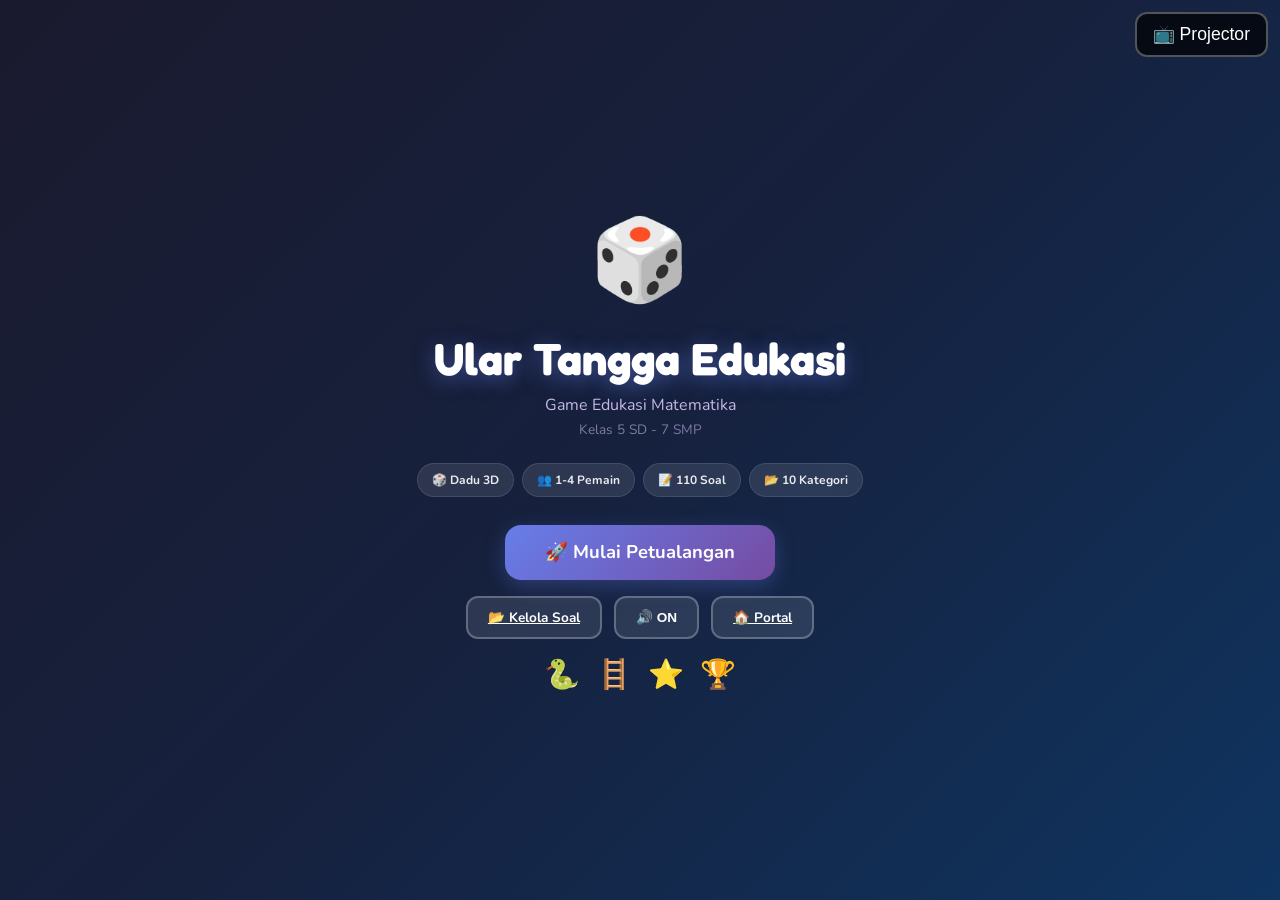
<file: Ular Tanga Edukasi/index.html>
<!DOCTYPE html>
<html lang="id">
<head>
  <meta charset="UTF-8">
  <meta name="viewport" content="width=device-width, initial-scale=1.0, maximum-scale=1.0, user-scalable=no">
  <title>Ular Tangga Edukasi - EduPortal</title>
  <link href="https://fonts.googleapis.com/css2?family=Fredoka:wght@400;500;600;700&family=Nunito:wght@400;600;700;800&display=swap" rel="stylesheet">
  <link rel="stylesheet" href="css/main.css">
  <link rel="stylesheet" href="css/components.css">
  <link rel="stylesheet" href="css/board.css">
  <link rel="stylesheet" href="css/dice-3d.css">
  <link rel="stylesheet" href="../shared/edu-soal.css">
  <link rel="stylesheet" href="../shared/edu-sequence.css">
  <link rel="stylesheet" href="../shared/edu-theme.css">
  <link rel="stylesheet" href="../shared/edu-projector.css">
</head>
<body>
  <div id="app"></div>
  <div id="toast-container"></div>

  <!-- Three.js -->
  <script src="lib/three.min.js"></script>

  <!-- Embedded Data (for file:// protocol) -->
  <script src="js/data.js"></script>

  <!-- Shared Libraries -->
  <script src="../shared/edu-soal.js"></script>
  <script src="../shared/edu-sequence.js"></script>
  <script src="../shared/edu-theme.js"></script>
  <script src="../shared/edu-projector.js"></script>

  <!-- Game Modules -->
  <script src="js/audio.js"></script>
  <script src="js/storage.js"></script>
  <script src="js/questions.js"></script>
  <script src="js/dice-3d.js"></script>
  <script src="js/game.js"></script>
  <script src="js/ui.js"></script>
  <script src="js/main.js"></script>
</body>
</html>
</file>
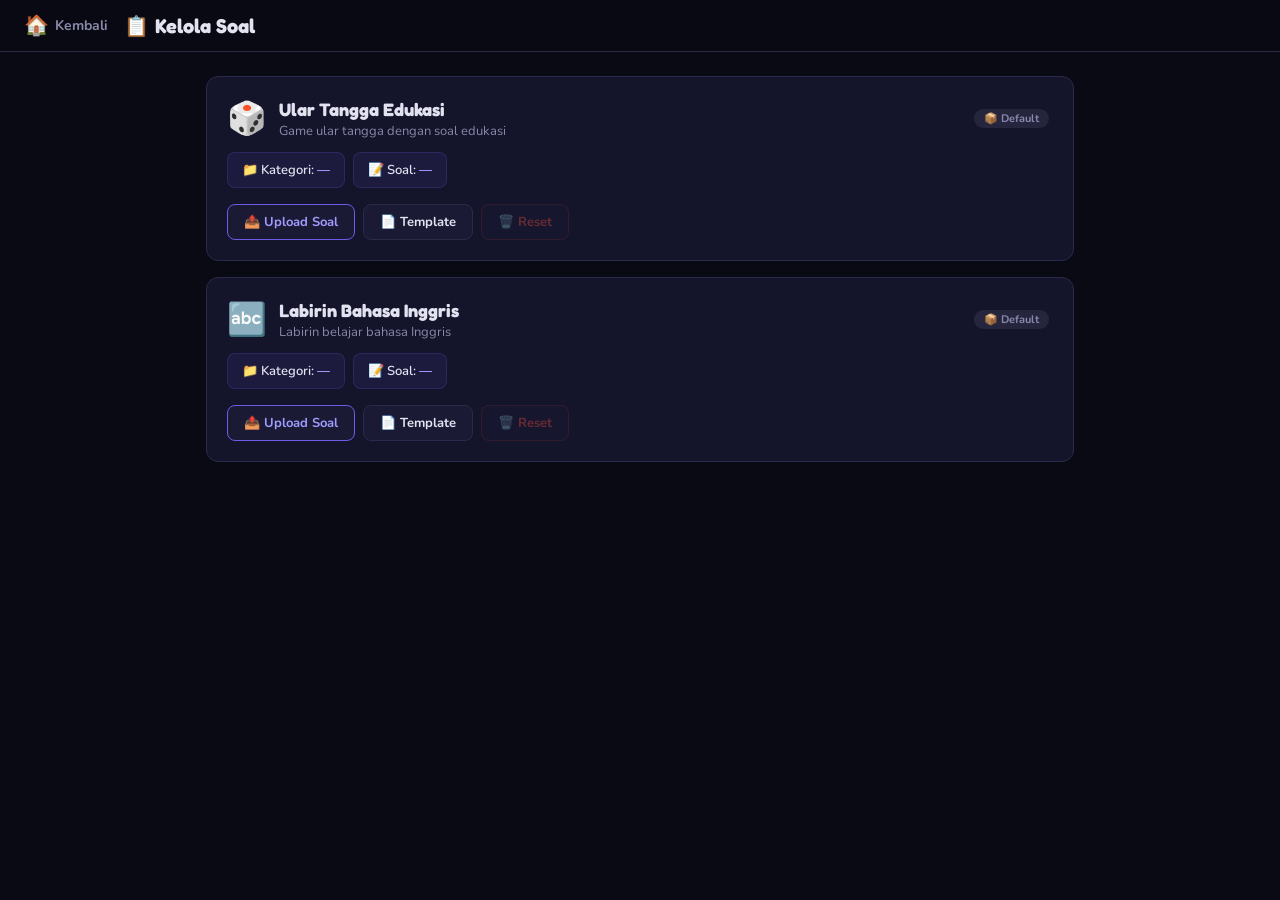
<file: soal-manager.html>
<!DOCTYPE html>
<html lang="id">
<head>
<meta charset="UTF-8">
<meta name="viewport" content="width=device-width,initial-scale=1">
<title>Kelola Soal - EduPortal</title>
<link href="https://fonts.googleapis.com/css2?family=Nunito:wght@400;600;700;800&family=Fredoka:wght@500;700&display=swap" rel="stylesheet">
<style>
*{margin:0;padding:0;box-sizing:border-box}
:root{--primary:#6c5ce7;--primary-light:#a29bfe;--bg-dark:#0a0a14;--bg-card:#14142a;--bg-card-hover:#1a1a35;--border:#2a2a4a;--text:#e2e2f0;--text-muted:#8888aa;--success:#00b894;--danger:#e74c3c;--warning:#fdcb6e;--radius:12px}
body{font-family:'Nunito',sans-serif;background:var(--bg-dark);color:var(--text);min-height:100vh}
a{color:var(--primary-light);text-decoration:none}
a:hover{text-decoration:underline}

.topbar{position:sticky;top:0;z-index:100;background:rgba(10,10,20,.92);backdrop-filter:blur(12px);border-bottom:1px solid var(--border);padding:12px 24px;display:flex;align-items:center;gap:16px}
.topbar .back{font-size:20px;cursor:pointer;display:flex;align-items:center;gap:6px;font-weight:700}
.topbar .back span{font-size:14px;color:var(--text-muted)}
.topbar h1{font-family:'Fredoka',sans-serif;font-size:20px;flex:1}
.topbar h1 .icon{margin-right:6px}

.container{max-width:900px;margin:0 auto;padding:24px 16px 80px}

.msg{padding:12px 16px;border-radius:var(--radius);margin-bottom:16px;font-weight:600;font-size:14px;display:none;animation:fadeIn .3s}
.msg.success{display:block;background:rgba(0,184,148,.15);border:1px solid var(--success);color:var(--success)}
.msg.error{display:block;background:rgba(231,76,60,.15);border:1px solid var(--danger);color:var(--danger)}

.card{background:var(--bg-card);border:1px solid var(--border);border-radius:var(--radius);padding:20px;margin-bottom:16px;transition:border-color .2s}
.card:hover{border-color:var(--primary)}
.card-head{display:flex;align-items:center;gap:12px;margin-bottom:12px}
.card-head .icon{font-size:32px}
.card-head .info{flex:1}
.card-head .info h2{font-family:'Fredoka',sans-serif;font-size:18px;margin-bottom:2px}
.card-head .info .meta{font-size:13px;color:var(--text-muted)}

.stats-row{display:flex;flex-wrap:wrap;gap:8px;margin-bottom:16px}
.stat{background:rgba(108,92,231,.1);border:1px solid rgba(108,92,231,.2);border-radius:8px;padding:8px 14px;font-size:13px;font-weight:600}
.stat b{color:var(--primary-light)}

.badge{display:inline-block;padding:2px 10px;border-radius:20px;font-size:11px;font-weight:700;margin-right:4px}
.badge.easy{background:rgba(0,184,148,.2);color:#00b894}
.badge.medium{background:rgba(253,203,110,.2);color:#fdcb6e}
.badge.hard{background:rgba(231,76,60,.2);color:#e74c3c}
.badge.custom{background:rgba(108,92,231,.2);color:var(--primary-light)}
.badge.default{background:rgba(136,136,170,.15);color:var(--text-muted)}

.actions{display:flex;flex-wrap:wrap;gap:8px;margin-top:12px}
.btn{display:inline-flex;align-items:center;gap:6px;padding:8px 16px;border-radius:8px;border:1px solid var(--border);background:var(--bg-card-hover);color:var(--text);font-family:'Nunito',sans-serif;font-size:13px;font-weight:700;cursor:pointer;transition:all .2s}
.btn:hover{border-color:var(--primary);background:rgba(108,92,231,.15)}
.btn.danger{border-color:rgba(231,76,60,.3);color:var(--danger)}
.btn.danger:hover{background:rgba(231,76,60,.15)}
.btn.primary{border-color:var(--primary);color:var(--primary-light)}
.btn.primary:hover{background:rgba(108,92,231,.2)}
input[type=file]{display:none}

.empty{text-align:center;padding:60px 20px;color:var(--text-muted)}
.empty .emoji{font-size:48px;margin-bottom:12px}

@keyframes fadeIn{from{opacity:0;transform:translateY(-8px)}to{opacity:1;transform:translateY(0)}}
@media(max-width:480px){.card-head .icon{font-size:24px}.card-head .info h2{font-size:15px}.actions{flex-direction:column}.actions .btn{width:100%;justify-content:center}}
</style>
</head>
<body>
<div class="topbar">
  <a href="index.html" class="back">🏠 <span>Kembali</span></a>
  <h1><span class="icon">📋</span>Kelola Soal</h1>
</div>
<div class="container">
  <div id="msg" class="msg"></div>
  <div id="games-list"></div>
</div>

<script>
const GAMES = [
  {
    id: 'ular-tangga-edukasi',
    name: 'Ular Tangga Edukasi',
    icon: '🎲',
    path: 'Ular Tanga Edukasi/',
    desc: 'Game ular tangga dengan soal edukasi'
  },
  {
    id: 'labirin-bahasa-inggris',
    name: 'Labirin Bahasa Inggris',
    icon: '🔤',
    path: 'Labirin Bahasa Inggris/',
    desc: 'Labirin belajar bahasa Inggris'
  }
];

function showMsg(text, type) {
  const el = document.getElementById('msg');
  el.textContent = text;
  el.className = 'msg ' + type;
  setTimeout(() => el.className = 'msg', 4000);
}

function getSoalData(key) {
  try {
    const raw = localStorage.getItem(key);
    if (!raw) return null;
    return JSON.parse(raw);
  } catch { return null; }
}

function countSoal(data) {
  let total = 0, easy = 0, medium = 0, hard = 0;
  if (!data || !data.categories) return { total, easy, medium, hard, cats: 0 };
  for (const c of data.categories) {
    const n = c.soal ? c.soal.length : 0;
    total += n;
    if (c.level === 'easy') easy += n;
    else if (c.level === 'medium') medium += n;
    else if (c.level === 'hard') hard += n;
  }
  return { total, easy, medium, hard, cats: data.categories.length };
}

function renderGames() {
  const container = document.getElementById('games-list');
  container.innerHTML = '';

  if (GAMES.length === 0) {
    container.innerHTML = '<div class="empty"><div class="emoji">📭</div><p>Belum ada game terdaftar.</p></div>';
    return;
  }

  for (const game of GAMES) {
    const data = getSoalData(game.id);
    const isCustom = !!data;
    const stats = countSoal(data);

    const card = document.createElement('div');
    card.className = 'card';
    card.innerHTML = `
      <div class="card-head">
        <div class="icon">${game.icon}</div>
        <div class="info">
          <h2>${game.name}</h2>
          <div class="meta">${game.desc}</div>
        </div>
        <span class="badge ${isCustom ? 'custom' : 'default'}">${isCustom ? '⚡ Custom' : '📦 Default'}</span>
      </div>
      <div class="stats-row">
        <div class="stat">📁 Kategori: <b>${isCustom ? stats.cats : '—'}</b></div>
        <div class="stat">📝 Soal: <b>${isCustom ? stats.total : '—'}</b></div>
        ${isCustom && stats.total > 0 ? `
          ${stats.easy ? `<div class="stat"><span class="badge easy">Easy</span> <b>${stats.easy}</b></div>` : ''}
          ${stats.medium ? `<div class="stat"><span class="badge medium">Medium</span> <b>${stats.medium}</b></div>` : ''}
          ${stats.hard ? `<div class="stat"><span class="badge hard">Hard</span> <b>${stats.hard}</b></div>` : ''}
        ` : ''}
      </div>
      <div class="actions">
        <label class="btn primary" for="file-${game.id}">📤 Upload Soal</label>
        <input type="file" id="file-${game.id}" accept=".json" onchange="uploadSoal('${game.id}', this)">
        <button class="btn" onclick="downloadTemplate('${game.id}','${game.name}')">📄 Template</button>
        <button class="btn danger" onclick="resetSoal('${game.id}','${game.name}')" ${!isCustom ? 'disabled style="opacity:.4;pointer-events:none"' : ''}>🗑️ Reset</button>
      </div>
    `;
    container.appendChild(card);
  }
}

function uploadSoal(gameId, input) {
  const file = input.files[0];
  if (!file) return;
  const reader = new FileReader();
  reader.onload = function(e) {
    try {
      const data = JSON.parse(e.target.result);
      // Validate structure
      if (!data.categories || !Array.isArray(data.categories)) {
        throw new Error('Format salah: "categories" harus berupa array');
      }
      for (const cat of data.categories) {
        if (!cat.id || !cat.name || !cat.soal || !Array.isArray(cat.soal)) {
          throw new Error('Kategori harus punya id, name, dan soal[]');
        }
        for (const s of cat.soal) {
          if (!s.q || !s.type) {
            throw new Error('Soal harus punya q dan type');
          }
        }
      }
      localStorage.setItem(gameId, JSON.stringify(data));
      const total = data.categories.reduce((a, c) => a + (c.soal ? c.soal.length : 0), 0);
      showMsg(`✅ ${gameId}: ${data.categories.length} kategori, ${total} soal berhasil diupload!`, 'success');
      renderGames();
    } catch (err) {
      showMsg(`❌ Gagal upload: ${err.message}`, 'error');
    }
    input.value = '';
  };
  reader.readAsText(file);
}

function downloadTemplate(gameId, gameName) {
  const template = {
    categories: [
      {
        id: "cat-1",
        name: "Kategori Contoh",
        icon: "📝",
        level: "easy",
        tags: ["contoh"],
        soal: [
          {
            q: "Contoh pertanyaan?",
            opts: ["Pilihan A", "Pilihan B", "Pilihan C", "Pilihan D"],
            ans: 0,
            exp: "Ini penjelasan jawaban",
            type: "choice",
            tags: ["contoh"]
          },
          {
            q: "Contoh soal urutan?",
            type: "sequence",
            exp: "Ini penjelasan urutan",
            steps: ["Langkah 1", "Langkah 2", "Langkah 3"]
          }
        ]
      }
    ]
  };
  const blob = new Blob([JSON.stringify(template, null, 2)], { type: 'application/json' });
  const a = document.createElement('a');
  a.href = URL.createObjectURL(blob);
  a.download = `soal-template-${gameId}.json`;
  a.click();
  URL.revokeObjectURL(a.href);
  showMsg(`📄 Template untuk "${gameName}" didownload.`, 'success');
}

function resetSoal(gameId, gameName) {
  if (!confirm(`Reset soal "${gameName}" ke default?\nData custom akan dihapus.`)) return;
  localStorage.removeItem(gameId);
  showMsg(`🗑️ Soal "${gameName}" direset ke default.`, 'success');
  renderGames();
}

renderGames();
</script>
</body>
</html>
</file>
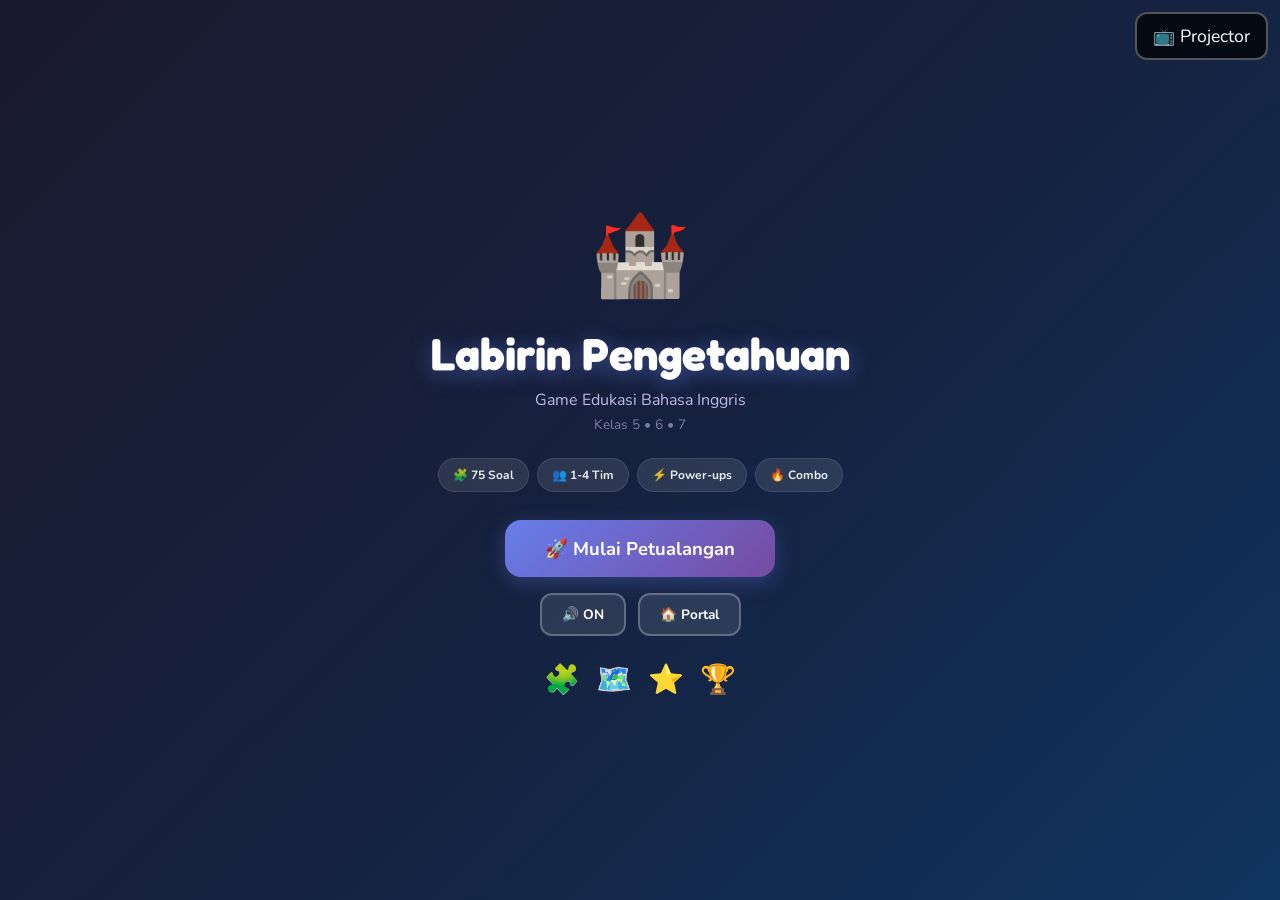
<file: Labirin Bahasa Inggris/labirin bahasa inggris.html>
<!DOCTYPE html>
<html lang="id">
<head>
<meta charset="UTF-8">
<meta name="viewport" content="width=device-width,initial-scale=1.0,maximum-scale=1.0,user-scalable=no">
<title>Labirin Pengetahuan - EduPortal</title>
<link href="https://fonts.googleapis.com/css2?family=Fredoka:wght@400;500;600;700&family=Nunito:wght@400;600;700;800&display=swap" rel="stylesheet">
<link rel="stylesheet" href="../shared/edu-theme.css">
<link rel="stylesheet" href="../shared/edu-projector.css">
<style>
*{margin:0;padding:0;box-sizing:border-box;font-family:'Nunito',sans-serif}
h1,h2,h3,.tf{font-family:'Fredoka',sans-serif}
html,body{height:100%;overflow:hidden}
body{background:linear-gradient(135deg,#1a1a2e 0%,#16213e 50%,#0f3460 100%);color:#2d3436}
#app{height:100%;width:100%;display:flex;flex-direction:column}
@keyframes float{0%,100%{transform:translateY(0)}50%{transform:translateY(-10px)}}
@keyframes bounce-in{0%{transform:scale(0.3);opacity:0}50%{transform:scale(1.05)}100%{transform:scale(1);opacity:1}}
@keyframes slide-up{from{transform:translateY(30px);opacity:0}to{transform:translateY(0);opacity:1}}
@keyframes glow-pulse{0%,100%{opacity:0.7}50%{opacity:1}}
@keyframes streak-glow{0%,100%{text-shadow:0 0 5px rgba(255,215,0,0.5)}50%{text-shadow:0 0 20px rgba(255,215,0,1)}}
@keyframes confetti-fall{0%{transform:translateY(-100vh) rotate(0deg);opacity:1}100%{transform:translateY(100vh) rotate(720deg);opacity:0}}
.float-anim{animation:float 3s ease-in-out infinite}
.bounce-in{animation:bounce-in 0.5s ease-out}
.slide-up{animation:slide-up 0.4s ease-out}
.streak-glow{animation:streak-glow 1s ease-in-out infinite}
::-webkit-scrollbar{width:6px}::-webkit-scrollbar-track{background:transparent}::-webkit-scrollbar-thumb{background:rgba(108,92,231,0.4);border-radius:3px}
.screen{height:100%;width:100%;display:flex;flex-direction:column;align-items:center;justify-content:center;padding:20px;overflow-y:auto}
.screen-inner{max-width:560px;width:100%;text-align:center}
.card{background:rgba(255,255,255,0.97);border-radius:20px;box-shadow:0 20px 60px rgba(0,0,0,0.15);border:2px solid #f0e8ff;padding:32px;width:100%;max-width:560px}
.btn{display:inline-flex;align-items:center;justify-content:center;gap:8px;padding:14px 32px;border-radius:16px;font-weight:700;font-size:1rem;border:none;cursor:pointer;font-family:inherit;transition:all 0.2s;text-decoration:none}
.btn:active{transform:scale(0.96)}
.btn-primary{background:linear-gradient(135deg,#667eea 0%,#764ba2 100%);color:#fff;box-shadow:0 6px 20px rgba(102,126,234,0.3)}
.btn-primary:hover{transform:translateY(-2px);box-shadow:0 10px 30px rgba(102,126,234,0.5)}
.btn-secondary{background:linear-gradient(135deg,#f093fb 0%,#f5576c 100%);color:#fff}
.btn-ghost{background:rgba(255,255,255,0.1);color:#fff;border:2px solid rgba(255,255,255,0.25);padding:10px 20px;border-radius:12px;font-weight:700;cursor:pointer;font-family:inherit;transition:all 0.2s;text-decoration:none;font-size:0.85rem;display:inline-flex;align-items:center;gap:6px}
.btn-ghost:hover{background:rgba(255,255,255,0.2)}
.btn-sm{padding:10px 18px;font-size:0.85rem;border-radius:12px}
.btn-block{width:100%;display:flex}
.btn-outline{background:transparent;border:2px solid #e0d6f0;color:#666;padding:12px 20px;border-radius:12px;font-weight:700;cursor:pointer;font-family:inherit;transition:all 0.2s}
.btn-outline:hover{border-color:#667eea;color:#667eea}
.tag{display:inline-flex;align-items:center;gap:4px;background:rgba(255,255,255,0.1);color:rgba(255,255,255,0.9);padding:8px 14px;border-radius:50px;font-size:0.75rem;font-weight:700;border:1px solid rgba(255,255,255,0.1)}
.tag-row{display:flex;flex-wrap:wrap;gap:8px;justify-content:center;margin:16px 0}
.team-grid{display:grid;grid-template-columns:repeat(auto-fit,minmax(200px,1fr));gap:12px;margin:16px 0}
.team-box{border-radius:16px;padding:16px;border:2px solid;text-align:center}
.team-box input{width:100%;padding:10px 14px;border-radius:12px;border:2px solid #e8e0f0;text-align:center;font-weight:700;font-family:inherit;font-size:0.95rem;outline:none}
.team-box input:focus{border-color:#667eea}
.num-btns{display:flex;gap:8px;justify-content:center;margin:12px 0}
.num-btn{width:50px;height:50px;border-radius:14px;font-weight:700;font-size:1.1rem;border:2px solid #e8e0f0;background:#f8f5ff;color:#555;cursor:pointer;transition:all 0.2s;font-family:inherit}
.num-btn.active{background:#667eea;color:#fff;border-color:#667eea;transform:scale(1.1);box-shadow:0 4px 12px rgba(102,126,234,0.3)}
.char-grid{display:flex;flex-wrap:wrap;gap:8px;justify-content:center;margin-top:10px}
.char-btn{width:44px;height:44px;border-radius:12px;font-size:1.4rem;border:2px solid #e8e0f0;background:#fff;cursor:pointer;transition:all 0.2s;display:flex;align-items:center;justify-content:center}
.char-btn.active{background:#667eea;border-color:#667eea;transform:scale(1.15);box-shadow:0 4px 12px rgba(102,126,234,0.3)}
.rule-item{display:flex;gap:12px;align-items:flex-start;background:#f8f5ff;padding:12px 16px;border-radius:14px;margin-bottom:8px;text-align:left}
.ri-icon{font-size:1.3rem;flex-shrink:0}
.ri-title{font-weight:700;color:#333;font-size:0.85rem}
.ri-desc{color:#777;font-size:0.78rem;margin-top:2px}
.dur-btn{width:100%;padding:14px 20px;border-radius:14px;font-weight:700;font-size:1rem;border:2px solid #e8e0f0;background:#f8f5ff;color:#555;cursor:pointer;transition:all 0.2s;font-family:inherit;display:flex;align-items:center;justify-content:space-between;margin-bottom:8px}
.dur-btn.active{background:linear-gradient(135deg,#667eea,#764ba2);color:#fff;border-color:transparent;transform:scale(1.02);box-shadow:0 6px 20px rgba(102,126,234,0.3)}
.fog-toggle{display:flex;align-items:center;justify-content:center;gap:10px;margin:16px 0}
.fog-toggle input{width:18px;height:18px;accent-color:#667eea}
.maze-screen{height:100%;width:100%;display:flex;flex-direction:column;overflow:hidden}
.maze-topbar{display:flex;align-items:center;justify-content:space-between;padding:8px 12px;background:rgba(0,0,0,0.35);flex-shrink:0}
.timer{color:#fff;font-weight:700;font-size:1.1rem}.timer.danger{color:#ff6b6b}
.team-info{display:flex;align-items:center;gap:6px;color:#fff;font-weight:700;font-size:0.85rem}
.top-btns{display:flex;gap:8px}
.top-btns button{background:none;border:none;color:rgba(255,255,255,0.7);font-size:1.2rem;cursor:pointer;padding:4px}
.top-btns button:hover{color:#fff}
.maze-teambar{display:flex;gap:6px;padding:6px 12px;justify-content:center;flex-wrap:wrap;background:rgba(0,0,0,0.2);flex-shrink:0}
.tb{display:flex;align-items:center;gap:4px;padding:4px 10px;border-radius:10px;font-size:0.75rem;font-weight:700;color:#fff;cursor:pointer;transition:all 0.15s;border:2px solid transparent}
.tb.active{border-color:#fff;transform:scale(1.05)}
.maze-pubar{display:flex;align-items:center;justify-content:center;gap:8px;padding:6px 12px;background:rgba(0,0,0,0.15);flex-shrink:0}
.pu-label{color:rgba(255,255,255,0.5);font-size:0.7rem;font-weight:700}
.pu-slot{width:36px;height:36px;border-radius:10px;background:rgba(255,255,255,0.08);border:2px solid rgba(255,255,255,0.15);display:flex;align-items:center;justify-content:center;font-size:1.1rem;cursor:pointer;transition:all 0.2s}
.pu-slot:hover{transform:scale(1.1);border-color:#ffd93d}
.pu-empty{color:rgba(255,255,255,0.3);font-size:0.7rem}
.maze-area{flex:1;display:flex;align-items:center;justify-content:center;padding:8px;overflow:auto;min-height:0}
.maze-wrap{background:rgba(0,0,0,0.4);backdrop-filter:blur(8px);border-radius:16px;padding:8px;border:2px solid rgba(108,92,231,0.3);display:inline-block}
.maze-grid{display:grid;gap:1px}
.mc{display:flex;align-items:center;justify-content:center;font-size:0.55rem;font-weight:700;border-radius:2px;position:relative;width:26px;height:26px}
.mc-wall{background:#1a1a2e;border:1px solid #252545}
.mc-path{background:#2a2a4a;border:1px solid #3a3a5a}
.mc-q{background:linear-gradient(135deg,#ff8c42,#ff6b35);animation:glow-pulse 2s infinite}
.mc-exit{background:linear-gradient(135deg,#00b894,#55efc4)}
.mc-fog{background:#0a0a14!important;border-color:#0a0a14!important}
.mc-fog *{display:none!important}
.pm{position:absolute;top:50%;left:50%;transform:translate(-50%,-50%);font-size:0.85rem;z-index:10;filter:drop-shadow(0 2px 4px rgba(0,0,0,0.6));line-height:1}
.pm.multi{font-size:0.5rem}
.maze-controls{display:flex;align-items:center;justify-content:center;padding:8px 0 12px;flex-shrink:0}
.dpad{display:grid;grid-template-areas:". up ." "left center right" ". down .";grid-template-columns:50px 50px 50px;grid-template-rows:50px 50px 50px;gap:4px}
.dpad-btn{width:50px;height:50px;border-radius:14px;background:rgba(255,255,255,0.12);border:2px solid rgba(255,255,255,0.2);color:#fff;font-size:1.2rem;display:flex;align-items:center;justify-content:center;cursor:pointer;transition:all 0.1s;user-select:none;-webkit-user-select:none;touch-action:manipulation}
.dpad-btn:active{background:rgba(102,126,234,0.5);transform:scale(0.9);border-color:#667eea}
.dpad-up{grid-area:up}.dpad-down{grid-area:down}.dpad-left{grid-area:left}.dpad-right{grid-area:right}
.dpad-center{grid-area:center;background:rgba(255,255,255,0.05);border-color:transparent;cursor:default;font-size:1.3rem}
.q-screen{height:100%;width:100%;display:flex;align-items:center;justify-content:center;padding:16px;overflow-y:auto}
.q-card{background:rgba(255,255,255,0.97);border-radius:20px;box-shadow:0 20px 60px rgba(0,0,0,0.2);border:2px solid #f0e8ff;padding:24px;width:100%;max-width:520px}
.q-header{display:flex;align-items:center;justify-content:space-between;margin-bottom:14px}
.q-badges{display:flex;gap:6px;flex-wrap:wrap}
.q-badge{padding:4px 10px;border-radius:50px;font-size:0.7rem;font-weight:700;color:#fff}
.q-timer{font-weight:700;font-size:1.2rem;color:#333}.q-timer.danger{color:#e17055}
.q-team{display:flex;align-items:center;gap:8px;padding-bottom:12px;margin-bottom:12px;border-bottom:1px solid #f0e8ff}
.qt-char{font-size:1.5rem}.qt-name{font-weight:700;color:#333;font-size:0.9rem}
.qt-combo{background:#fff3e0;color:#e65100;font-size:0.7rem;font-weight:700;padding:3px 8px;border-radius:50px}
.q-text{font-size:1.05rem;font-weight:700;color:#222;line-height:1.5;margin-bottom:18px}
.q-opts{display:flex;flex-direction:column;gap:10px;margin-bottom:16px}
.opt-btn{display:flex;align-items:center;gap:12px;padding:13px 16px;border-radius:14px;border:2px solid #e8e0f0;background:#fff;font-weight:600;color:#333;cursor:pointer;transition:all 0.2s;font-family:inherit;font-size:0.9rem;text-align:left;width:100%}
.opt-btn:hover{border-color:#667eea;background:#f8f5ff;transform:translateX(4px)}
.opt-btn.disabled{opacity:0.3;pointer-events:none}
.opt-letter{width:28px;height:28px;border-radius:9px;background:#f0e8ff;color:#667eea;display:flex;align-items:center;justify-content:center;font-weight:800;font-size:0.75rem;flex-shrink:0}
.q-actions{display:flex;gap:8px;flex-wrap:wrap}
.q-actions button{flex:1;min-width:80px;padding:12px 14px;border-radius:12px;font-weight:700;font-size:0.8rem;border:2px solid;cursor:pointer;font-family:inherit;transition:all 0.2s}
.q-act-skip{background:#e3f2fd;color:#1565c0;border-color:#bbdefb}
.q-act-hint{background:#fff8e1;color:#f57f17;border-color:#fff176}
.q-act-surr{background:#f5f5f5;color:#666;border-color:#e0e0e0}
.fb-icon{font-size:4rem;margin-bottom:12px}
.fb-title{font-size:1.8rem;font-weight:700;margin-bottom:4px}
.fb-sub{font-size:1rem;color:#666;margin-bottom:16px}
.fb-explain{background:#e3f2fd;border-left:4px solid #1976d2;padding:14px 16px;border-radius:0 12px 12px 0;margin-bottom:14px;text-align:left}
.fb-el{font-weight:700;color:#1565c0;font-size:0.8rem;margin-bottom:4px}
.fb-et{color:#333;font-size:0.85rem;line-height:1.5}
.fb-answer{background:#f5f5f5;padding:12px 16px;border-radius:12px;margin-bottom:16px;text-align:left;font-size:0.85rem}
.fba-q{color:#666;margin-bottom:4px}.fba-a{color:#2e7d32;font-weight:700}
.sb-row{display:flex;align-items:center;justify-content:space-between;padding:14px 18px;border-radius:14px;margin-bottom:8px}
.sb-left{display:flex;align-items:center;gap:10px}
.sb-rank{font-size:1rem;font-weight:700;color:#999}
.sb-name{font-weight:700;color:#333;font-size:0.9rem}
.sb-stats{font-size:0.7rem;color:#999;margin-top:2px}
.sb-score{font-weight:700;font-size:1.2rem}
.win-ranks{background:#f8f5ff;border-radius:16px;padding:16px;margin:16px 0;text-align:left}
.win-rank-row{display:flex;align-items:center;justify-content:space-between;padding:10px 0;border-bottom:1px solid #f0e8ff}
.win-rank-row:last-child{border-bottom:none}
.win-rank-left{display:flex;align-items:center;gap:8px}
.win-rank-score{font-weight:700}.win-rank-sub{font-size:0.7rem;color:#999}
.pause-overlay{position:fixed;top:0;left:0;width:100%;height:100%;background:rgba(0,0,0,0.85);backdrop-filter:blur(8px);display:flex;align-items:center;justify-content:center;z-index:9999}
.pause-box{background:#fff;border-radius:20px;padding:32px;text-align:center;max-width:320px;width:90%}
.pause-box h2{font-family:'Fredoka',sans-serif;font-size:1.8rem;color:#667eea;margin-bottom:12px}
.pause-box p{color:#666;margin-bottom:20px}
.pause-btns{display:flex;flex-direction:column;gap:10px}
.toast{position:fixed;top:20px;left:50%;transform:translateX(-50%);background:rgba(0,0,0,0.88);color:#fff;padding:12px 24px;border-radius:50px;font-weight:700;font-size:0.82rem;z-index:10000;pointer-events:none;animation:slide-up 0.3s ease-out;white-space:nowrap}
.confetti-piece{position:fixed;width:10px;height:10px;animation:confetti-fall 3s linear forwards;z-index:9998;pointer-events:none}
@media(max-width:600px){.mc{width:18px;height:18px;font-size:0.4rem}.pm{font-size:0.6rem}.pm.multi{font-size:0.4rem}.card{padding:20px}.q-card{padding:18px}.dpad{grid-template-columns:46px 46px 46px;grid-template-rows:46px 46px 46px}.dpad-btn{width:46px;height:46px}}
@media(max-width:400px){.mc{width:14px;height:14px}.pm{font-size:0.5rem}}
</style>
</head>
<body>
<div id="app"></div>
<div id="toast-container"></div>
<script>
// SOUND
class SoundEngine{constructor(){this.ctx=null;this.enabled=true}init(){if(this.ctx)return;try{this.ctx=new(window.AudioContext||window.webkitAudioContext)()}catch(e){}}play(type){if(!this.enabled||!this.ctx)return;var now=this.ctx.currentTime,osc=this.ctx.createOscillator(),gain=this.ctx.createGain();osc.connect(gain);gain.connect(this.ctx.destination);switch(type){case'move':osc.frequency.setValueAtTime(300,now);osc.frequency.exponentialRampToValueAtTime(400,now+0.05);gain.gain.setValueAtTime(0.06,now);gain.gain.exponentialRampToValueAtTime(0.001,now+0.08);osc.start(now);osc.stop(now+0.08);break;case'correct':osc.frequency.setValueAtTime(523,now);osc.frequency.setValueAtTime(659,now+0.1);osc.frequency.setValueAtTime(784,now+0.2);gain.gain.setValueAtTime(0.12,now);gain.gain.exponentialRampToValueAtTime(0.001,now+0.4);osc.start(now);osc.stop(now+0.4);break;case'wrong':osc.type='sawtooth';osc.frequency.setValueAtTime(200,now);osc.frequency.exponentialRampToValueAtTime(100,now+0.3);gain.gain.setValueAtTime(0.1,now);gain.gain.exponentialRampToValueAtTime(0.001,now+0.3);osc.start(now);osc.stop(now+0.3);break;case'powerup':osc.frequency.setValueAtTime(400,now);osc.frequency.exponentialRampToValueAtTime(1200,now+0.3);gain.gain.setValueAtTime(0.1,now);gain.gain.exponentialRampToValueAtTime(0.001,now+0.35);osc.start(now);osc.stop(now+0.35);break;case'finish':osc.frequency.setValueAtTime(523,now);osc.frequency.setValueAtTime(784,now+0.15);osc.frequency.setValueAtTime(1047,now+0.3);gain.gain.setValueAtTime(0.15,now);gain.gain.exponentialRampToValueAtTime(0.001,now+0.5);osc.start(now);osc.stop(now+0.5);break;case'tick':osc.frequency.setValueAtTime(800,now);gain.gain.setValueAtTime(0.03,now);gain.gain.exponentialRampToValueAtTime(0.001,now+0.04);osc.start(now);osc.stop(now+0.04);break;case'combo':osc.type='triangle';osc.frequency.setValueAtTime(600,now);osc.frequency.exponentialRampToValueAtTime(1200,now+0.2);gain.gain.setValueAtTime(0.12,now);gain.gain.exponentialRampToValueAtTime(0.001,now+0.25);osc.start(now);osc.stop(now+0.25);break}}}
var sound=new SoundEngine();

// QUESTIONS
var questions={easy:[{q:"What is the biggest land animal?",opts:["Elephant","Giraffe","Lion","Bear"],ans:0,cat:"Kelas 5",exp:"Gajah adalah hewan darat terbesar!"},{q:"The giraffe is the ___ animal.",opts:["tallest","shortest","smallest","fastest"],ans:0,cat:"Kelas 5",exp:"Jerapah paling tinggi!"},{q:"Which animal is the fastest?",opts:["Cheetah","Elephant","Turtle","Dog"],ans:0,cat:"Kelas 5",exp:"Cheetah berlari 120 km/jam!"},{q:"The turtle is ___ than the rabbit.",opts:["slower","faster","bigger","taller"],ans:0,cat:"Kelas 5",exp:"Kura-kura lebih lambat."},{q:"An elephant is ___ than a cat.",opts:["bigger","smaller","thinner","shorter"],ans:0,cat:"Kelas 5",exp:"Gajah lebih besar dari kucing!"},{q:"A pilot flies a ___.",opts:["plane","car","boat","train"],ans:0,cat:"Kelas 6",exp:"Pilot menerbangkan pesawat."},{q:"A doctor works in a ___.",opts:["hospital","school","airport","market"],ans:0,cat:"Kelas 6",exp:"Dokter bekerja di rumah sakit."},{q:"A teacher works in a ___.",opts:["school","hospital","airport","farm"],ans:0,cat:"Kelas 6",exp:"Guru mengajar di sekolah."},{q:"Students study in a ___.",opts:["classroom","kitchen","bedroom","bathroom"],ans:0,cat:"Kelas 7",exp:"Classroom = ruang kelas."},{q:"We borrow books from the ___.",opts:["library","canteen","field","toilet"],ans:0,cat:"Kelas 7",exp:"Library = perpustakaan."},{q:"We eat lunch in the ___.",opts:["canteen","library","lab","office"],ans:0,cat:"Kelas 7",exp:"Canteen = kantin."},{q:"The principal works in the ___.",opts:["office","canteen","field","lab"],ans:0,cat:"Kelas 7",exp:"Kepsek di kantor."},{q:"PE class is held on the ___.",opts:["field","classroom","library","lab"],ans:0,cat:"Kelas 7",exp:"Olahraga di lapangan."},{q:"'Ruang kelas' in English is ___.",opts:["classroom","bedroom","bathroom","kitchen"],ans:0,cat:"Kelas 7",exp:"Classroom = ruang kelas."},{q:"The color of the sky is ___.",opts:["blue","red","green","black"],ans:0,cat:"Kelas 5",exp:"Sky = blue."}],medium:[{q:"The elephant is bigger ___ the horse.",opts:["than","then","that","this"],ans:0,cat:"Kelas 5",exp:"'than' untuk perbandingan."},{q:"Which uses comparative correctly?",opts:["A cat is smaller than a dog","A cat is small than a dog","A cat is more small","A cat is smallest than"],ans:0,cat:"Kelas 5",exp:"smaller + than."},{q:"The superlative of 'tall' is ___.",opts:["tallest","taller","more tall","most tall"],ans:0,cat:"Kelas 5",exp:"Kata pendek: -est."},{q:"Choose the correct sentence:",opts:["The blue whale is the heaviest animal","The blue whale is more heavy","The blue whale is heavier animal","The blue whale is most heavy"],ans:0,cat:"Kelas 5",exp:"heavy -> heaviest."},{q:"'More beautiful' because it has ___ syllables.",opts:["3 or more","1","2","0"],ans:0,cat:"Kelas 5",exp:"3+ suku kata: more/most."},{q:"The comparative of 'big' is ___.",opts:["bigger","biggest","more big","most big"],ans:0,cat:"Kelas 5",exp:"big -> bigger."},{q:"The cheetah is ___ than the lion.",opts:["faster","fastest","more fast","most fast"],ans:0,cat:"Kelas 5",exp:"fast -> faster."},{q:"The superlative of 'dangerous' is ___.",opts:["most dangerous","dangeroust","more dangerous","dangerousest"],ans:0,cat:"Kelas 5",exp:"3+ suku: most dangerous."},{q:"She ___ to be a doctor.",opts:["wants","want","wanting","wanted"],ans:0,cat:"Kelas 6",exp:"She -> wants (+s)."},{q:"A pilot needs to be ___.",opts:["brave","lazy","sleepy","angry"],ans:0,cat:"Kelas 6",exp:"Pilot harus berani."},{q:"'What do you want to be?' Answer:",opts:["I want to be a teacher","I am want teacher","I wanting be teacher","I to be want teacher"],ans:0,cat:"Kelas 6",exp:"I + want + to be + a + profesi."},{q:"Which profession helps animals?",opts:["Veterinarian","Pilot","Chef","Lawyer"],ans:0,cat:"Kelas 6",exp:"Veterinarian = dokter hewan."},{q:"He ___ in a restaurant.",opts:["works","work","working","worked"],ans:0,cat:"Kelas 6",exp:"He -> works (+s)."},{q:"An astronaut travels to ___.",opts:["space","sea","forest","desert"],ans:0,cat:"Kelas 6",exp:"Astronot ke luar angkasa."},{q:"A nurse ___ patients.",opts:["takes care of","teaches","flies","cooks for"],ans:0,cat:"Kelas 6",exp:"Perawat merawat pasien."},{q:"There ___ twenty classrooms.",opts:["are","is","am","was"],ans:0,cat:"Kelas 7",exp:"Twenty (plural) -> are."},{q:"The library is ___ the second floor.",opts:["on","in","at","to"],ans:0,cat:"Kelas 7",exp:"'on' untuk lantai."},{q:"My school ___ a big field.",opts:["has","have","having","had"],ans:0,cat:"Kelas 7",exp:"My school (singular) -> has."},{q:"The lab is ___ to the library.",opts:["next","near","beside","front"],ans:0,cat:"Kelas 7",exp:"next to = berdekatan."},{q:"Students must be ___ in the library.",opts:["quiet","loud","noisy","running"],ans:0,cat:"Kelas 7",exp:"Perpustakaan harus tenang."},{q:"The office is ___ the 1st and 2nd floor.",opts:["between","on","in","at"],ans:0,cat:"Kelas 7",exp:"between = di antara."},{q:"How many ___ are there?",opts:["buildings","building","builded","builds"],ans:0,cat:"Kelas 7",exp:"How many + plural."},{q:"We play basketball on the ___.",opts:["court","classroom","library","canteen"],ans:0,cat:"Kelas 7",exp:"Court = lapangan basket."},{q:"We do experiments in the ___.",opts:["laboratory","library","canteen","field"],ans:0,cat:"Kelas 7",exp:"Lab untuk percobaan."},{q:"There is a canteen ___ the school.",opts:["behind","on","at","to"],ans:0,cat:"Kelas 7",exp:"behind = di belakang."}],hard:[{q:"Correct comparative form?",opts:["Cheetah faster horse","Cheetah is faster horse","The cheetah is faster than the horse","The cheetah is fastest than horse"],ans:2,cat:"Kelas 5",exp:"Subject + is + adj-er + than + noun."},{q:"Superlative for ONE-syllable words?",opts:["Add 'more' before","Add '-est' after","Add '-er' to end","Add 'most' before"],ans:1,cat:"Kelas 5",exp:"1 suku: tambah -est."},{q:"'Beautiful' needs 'more' because:",opts:["Sounds better","Has 3+ syllables","Is irregular","Teachers prefer it"],ans:1,cat:"Kelas 5",exp:"3+ suku kata: more/most."},{q:"If A > B and B > C, then:",opts:["C is biggest","A is biggest","B is biggest","Cannot determine"],ans:1,cat:"Kelas 5",exp:"A > B > C -> A terbesar."},{q:"RIGHT structure?",opts:["The tiger more fast than lion","Tiger is fast than the lion","The tiger is faster than the lion","The tiger is more faster"],ans:2,cat:"Kelas 5",exp:"Subject + is + comparative + than."},{q:"'Bad' becomes 'worse' because:",opts:["It is irregular","Sounds better","Teachers like it","Rules say so"],ans:0,cat:"Kelas 5",exp:"bad -> worse -> worst (irregular)."},{q:"'Taller than' compares:",opts:["Two things at same time","Quality in two things","Height in two things","Age of two things"],ans:2,cat:"Kelas 5",exp:"taller than = membandingkan tinggi."},{q:"'The giraffe is the tallest' means:",opts:["More tall than others","Tallest of all","Very tall","Tall but not tallest"],ans:1,cat:"Kelas 5",exp:"the tallest = paling tinggi."},{q:"Lion fast, Eagle very fast, Turtle slow. Fastest?",opts:["Lion","Eagle","Turtle","Cannot determine"],ans:1,cat:"Kelas 5",exp:"Eagle very fast = fastest."},{q:"Correct comparative?",opts:["My house is bigger my school","My house is bigger than school","My house bigger than my school","My house is bigger than my school"],ans:3,cat:"Kelas 5",exp:"Subject + is + comp + than + noun."},{q:"An engineer's main job:",opts:["Teaching","Building or designing","Taking care of patients","Cooking"],ans:1,cat:"Kelas 6",exp:"Engineer merancang/membangun."},{q:"Why become a teacher?",opts:["Get famous","Help students learn","Earn much money","Travel"],ans:1,cat:"Kelas 6",exp:"Guru mendidik siswa."},{q:"Complete: 'She ___ to be a pilot.'",opts:["am wanting to be","want to flying","wants to be a","want to be a"],ans:2,cat:"Kelas 6",exp:"She + wants + to be + a."},{q:"Error: 'The doctor work in hospital.'",opts:["'work' should be 'works'","Need 'a' before hospital","'The' unnecessary","All correct"],ans:0,cat:"Kelas 6",exp:"Doctor (singular) -> works."},{q:"Architects mainly:",opts:["Build hospitals","Design buildings","Teach classes","Sell materials"],ans:1,cat:"Kelas 6",exp:"Architect merancang bangunan."},{q:"'want to be' vs 'am':",opts:["'Am' is future","'Want to be' is future plan","No difference","Same meaning"],ans:1,cat:"Kelas 6",exp:"want to be = rencana masa depan."},{q:"Why be a pilot? Most important:",opts:["Fly high","Earn salary","Help people travel safely","Get famous"],ans:2,cat:"Kelas 6",exp:"Pilot: keselamatan utama."},{q:"Correct: 'There ___ many schools.'",opts:["is many schools","are many school","are many schools","is schools many"],ans:2,cat:"Kelas 6",exp:"many = plural -> are."},{q:"Sentence WITH error:",opts:["We works in library","I am a nurse","He works as teacher","She likes reading"],ans:0,cat:"Kelas 6",exp:"We (plural) -> work."},{q:"Doctor's main goal?",opts:["Become famous","Save lives and health","Earn money","Study science"],ans:1,cat:"Kelas 6",exp:"Doctor menyelamatkan nyawa."},{q:"Office floor 1, Lab next to office, Library in front of lab. Order?",opts:["Office-Lab-Library","Library-Lab-Office","Lab-Office-Library","Library-Office-Lab"],ans:0,cat:"Kelas 7",exp:"Office -> Lab -> Library."},{q:"Error: 'There is many room in school.'",opts:["'is' should be 'are'","'many' wrong","'room' should be plural","All of the above"],ans:3,cat:"Kelas 7",exp:"3 errors: is->are, room->rooms."},{q:"'Between the lab and canteen' means:",opts:["To the side","In the middle of both","Very near one","Far from both"],ans:1,cat:"Kelas 7",exp:"between = di tengah."},{q:"Canteen floor 1, Lab floor 2, Office near lab. Office at:",opts:["Floor 1","Floor 2","Floor 3","Below floor 1"],ans:1,cat:"Kelas 7",exp:"Office sebelah lab = floor 2."},{q:"Preposition: 'in' or 'on'?",opts:["'on' for buildings","'in' for buildings","'on' for floors, 'in' for rooms","Both same"],ans:2,cat:"Kelas 7",exp:"on = lantai, in = ruangan."},{q:"Correct about lab:",opts:["Laboratory has many equipment","Laboratory have many equipment","The laboratory has equipment","Laboratory equipment has been"],ans:2,cat:"Kelas 7",exp:"Laboratory (singular) -> has."},{q:"Grammatically CORRECT?",opts:["There is a classroom a lab and a office","There is a classroom on a floor","There are classrooms, a lab, and an office in the school","There are a classroom and a office"],ans:2,cat:"Kelas 7",exp:"There are (plural) + list."},{q:"Floor 1 canteen, floor 2 lab, floor 3 office. Correct?",opts:["All floors have all","Canteen floor one lab two","There are canteen on first","The canteen is on the first floor, the lab on the second, the office on the third"],ans:3,cat:"Kelas 7",exp:"Parallel structure."},{q:"'Between' shows height level?",opts:["Yes always","No, horizontal position only","Both","Cannot determine"],ans:1,cat:"Kelas 7",exp:"between = posisi horizontal."},{q:"Which about prepositions is TRUE?",opts:["'In' and 'on' same","'At' can't be location","'In' for room, 'on' for floor","All interchangeable"],ans:2,cat:"Kelas 7",exp:"in = ruang, on = lantai."}]};

// STATE
var gs={screen:'home',teams:[],teamChars:[0,1,2,3],numTeams:2,currentTeam:0,controlTeam:0,scores:[0,0,0,0],combos:[0,0,0,0],maxCombos:[0,0,0,0],powerups:[[],[],[],[]],finishOrder:[],questionsAnswered:0,correctAnswers:[0,0,0,0],wrongAnswers:[0,0,0,0],duration:15,positions:[[1,1],[1,1],[1,1],[1,1]],currentQuestion:null,questionPool:[],timerInterval:null,timeLeft:0,questionTimer:null,questionTimeLeft:30,questionTimerStarted:false,maze:[],previousPos:null,targetPos:null,paused:false,fogOfWar:true,fogRadius:3,achievements:[],totalMoves:[0,0,0,0],shuffledOpts:null,activePowerup:null,feedbackData:null,powerupCells:{}};
var COLORS=['#ff6b6b','#4ecdc4','#ffd93d','#6c5ce7'];
var COLORS_LIGHT=['#ffe0e0','#d4f5f2','#fff3cd','#e8e0ff'];
var CHARS=['\u{1F981}','\u{1F42C}','\u{1F98A}','\u{1F43C}','\u{1F42F}','\u{1F992}','\u{1F428}','\u{1F999}','\u{1F430}','\u{1F9DD}','\u{1F438}','\u{1F984}'];
var POWERUPS=[{id:'double',icon:'\u26A1',name:'2x Poin'},{id:'skip',icon:'\u23ED\uFE0F',name:'Skip'},{id:'shield',icon:'\u{1F6E1}\uFE0F',name:'Shield'},{id:'hint',icon:'\u{1F4A1}',name:'Hint'}];

// UTIL
function shuffle(a){var b=a.slice();for(var i=b.length-1;i>0;i--){var j=Math.floor(Math.random()*(i+1));var t=b[i];b[i]=b[j];b[j]=t}return b}
function showToast(msg){var c=document.getElementById('toast-container');var t=document.createElement('div');t.className='toast';t.textContent=msg;c.appendChild(t);setTimeout(function(){t.remove()},2500)}
function spawnConfetti(n){var cols=['#ff6b6b','#ffd93d','#4ecdc4','#6c5ce7','#fd79a8','#00b894'];for(var i=0;i<n;i++){var e=document.createElement('div');e.className='confetti-piece';e.style.left=Math.random()*100+'%';e.style.background=cols[i%cols.length];e.style.width=(6+Math.random()*10)+'px';e.style.height=(6+Math.random()*10)+'px';e.style.animationDelay=Math.random()*2+'s';e.style.animationDuration=(2+Math.random()*2)+'s';e.style.borderRadius=Math.random()>0.5?'50%':'2px';document.body.appendChild(e);setTimeout(function(){e.remove()},5000)}}

// MAZE
function generateMaze(){var W=0,P=1,Q=2,E=3;var L=[[W,W,W,W,W,W,W,W,W,W,W,W,W,W,W,W,W,W,W,W,W],[W,P,P,Q,P,P,P,W,P,P,Q,P,P,P,W,P,P,Q,P,P,W],[W,P,W,P,W,W,P,W,P,W,P,W,W,P,W,P,W,P,W,P,W],[W,Q,P,P,Q,P,P,P,P,P,P,Q,P,P,P,P,P,P,Q,P,W],[W,P,W,W,P,W,W,W,W,Q,W,P,W,W,W,W,P,W,P,W,W],[W,P,P,Q,P,P,P,Q,P,P,P,P,Q,P,P,P,P,P,Q,P,W],[W,W,P,W,W,P,W,P,W,W,W,W,P,W,W,W,W,W,P,W,W],[W,Q,P,P,Q,P,P,P,P,Q,P,P,P,P,Q,P,P,Q,P,P,W],[W,P,W,P,W,W,P,W,W,P,W,W,W,W,P,W,W,P,W,P,W],[W,P,P,P,Q,P,P,Q,P,P,P,Q,P,P,P,P,P,P,Q,P,W],[W,W,P,W,P,W,W,P,W,P,W,P,W,W,P,W,W,W,P,W,W],[W,Q,P,Q,P,P,P,P,P,P,P,P,P,Q,P,P,Q,P,P,P,W],[W,P,W,P,W,W,W,W,Q,W,W,W,W,P,W,W,P,W,W,P,W],[W,P,P,P,Q,P,P,Q,P,P,P,Q,P,P,P,P,P,P,Q,P,W],[W,W,P,W,W,P,W,P,W,W,W,W,P,W,W,W,W,W,P,W,W],[W,Q,P,Q,P,P,P,P,P,Q,P,P,P,P,Q,P,P,Q,P,P,W],[W,P,W,P,W,W,P,W,W,P,W,W,W,W,P,W,W,P,W,P,W],[W,P,P,P,Q,P,P,Q,P,P,P,Q,P,P,P,P,P,P,Q,P,W],[W,W,P,W,W,P,W,P,W,W,W,W,P,W,W,W,W,W,P,W,W],[W,Q,P,Q,P,P,P,P,P,Q,P,P,P,P,Q,P,P,Q,P,E,W],[W,W,W,W,W,W,W,W,W,W,W,W,W,W,W,W,W,W,W,W,W]];gs.maze=L.map(function(r){return r.slice()});var paths=[];for(var r=0;r<21;r++)for(var c=0;c<21;c++)if(L[r][c]===P&&!(r===1&&c===1))paths.push([r,c]);var sp=shuffle(paths);gs.powerupCells={};for(var i=0;i<6&&i<sp.length;i++){gs.powerupCells[sp[i][0]+','+sp[i][1]]=POWERUPS[Math.floor(Math.random()*POWERUPS.length)]}}
function initQPool(){gs.questionPool=shuffle([].concat(shuffle(questions.hard),shuffle(questions.medium),shuffle(questions.easy)))}
function getQ(){if(!gs.questionPool.length)initQPool();return gs.questionPool.pop()}

// TIMER
function startTimer(){gs.timeLeft=gs.duration*60;if(gs.timerInterval)clearInterval(gs.timerInterval);gs.timerInterval=setInterval(function(){if(gs.paused)return;gs.timeLeft--;var el=document.getElementById('timer-display');if(el){var m=Math.floor(gs.timeLeft/60),s=gs.timeLeft%60;el.textContent=m+':'+(s<10?'0':'')+s;el.className=gs.timeLeft<=60?'timer danger':'timer'}if(gs.timeLeft<=0){clearInterval(gs.timerInterval);gs.screen='winner';render()}},1000)}

// ACHIEVEMENTS
function checkAch(ti){var checks=[{id:'first',cond:gs.correctAnswers[ti]===1,t:'Langkah Pertama',i:'\u{1F31F}'},{id:'c3',cond:gs.combos[ti]>=3,t:'Combo x3!',i:'\u{1F525}'},{id:'c5',cond:gs.combos[ti]>=5,t:'Unstoppable!',i:'\u{1F4A5}'},{id:'s100',cond:gs.scores[ti]>=100,t:'Centurion',i:'\u{1F4AF}'},{id:'s200',cond:gs.scores[ti]>=200,t:'Master',i:'\u{1F451}'}];checks.forEach(function(a){var k=ti+'_'+a.id;if(a.cond&&gs.achievements.indexOf(k)===-1){gs.achievements.push(k);showToast(a.i+' '+gs.teams[ti]+': '+a.t+'!');sound.play('combo')}})}

// RENDER
function render(){var app=document.getElementById('app');switch(gs.screen){case'home':renderHome(app);break;case'setup':renderSetup(app);break;case'character':renderChar(app);break;case'rules':renderRules(app);break;case'duration':renderDuration(app);break;case'maze':renderMaze(app);break;case'question':renderQuestion(app);break;case'feedback':renderFeedback(app);break;case'scoreboard':renderScoreboard(app);break;case'winner':renderWinner(app);break}}

function renderHome(app){app.innerHTML='<div class="screen"><div class="screen-inner bounce-in"><div style="font-size:5rem;margin-bottom:16px" class="float-anim">\u{1F3F0}</div><h1 class="tf" style="font-size:2.8rem;color:#fff;text-shadow:0 4px 20px rgba(102,126,234,0.5);margin-bottom:8px">Labirin Pengetahuan</h1><p style="color:#c3b8e8;font-size:1rem;margin-bottom:4px">Game Edukasi Bahasa Inggris</p><p style="color:rgba(195,184,232,0.6);font-size:0.85rem;margin-bottom:24px">Kelas 5 \u2022 6 \u2022 7</p><div class="tag-row"><span class="tag">\u{1F9E9} 75 Soal</span><span class="tag">\u{1F465} 1-4 Tim</span><span class="tag">\u26A1 Power-ups</span><span class="tag">\u{1F525} Combo</span></div><div style="margin-top:28px"><button class="btn btn-primary" style="font-size:1.15rem;padding:16px 40px" onclick="sound.init();gs.screen=\'setup\';render()">\u{1F680} Mulai Petualangan</button></div><div style="margin-top:16px;display:flex;gap:12px;justify-content:center"><button class="btn-ghost" onclick="sound.init();sound.enabled=!sound.enabled;this.textContent=sound.enabled?\'\u{1F50A} ON\':\'\u{1F507} OFF\'">\u{1F50A} ON</button><a href="../index.html" class="btn-ghost">\u{1F3E0} Portal</a></div><div style="margin-top:24px;display:flex;gap:16px;justify-content:center;font-size:1.8rem"><span class="float-anim">\u{1F9E9}</span><span class="float-anim" style="animation-delay:0.4s">\u{1F5FA}\uFE0F</span><span class="float-anim" style="animation-delay:0.8s">\u2B50</span><span class="float-anim" style="animation-delay:1.2s">\u{1F3C6}</span></div></div></div>'}

function renderSetup(app){var numBtns='';for(var n=1;n<=4;n++)numBtns+='<button class="num-btn'+(gs.numTeams===n?' active':'')+'" onclick="gs.numTeams='+n+';render()">'+n+'</button>';var boxes='';for(var i=0;i<gs.numTeams;i++){boxes+='<div class="team-box" style="background:'+COLORS_LIGHT[i]+';border-color:'+COLORS[i]+'50"><div style="font-size:2rem;margin-bottom:8px">'+CHARS[gs.teamChars[i]]+'</div><input type="text" id="team-'+i+'" placeholder="Nama Tim '+(i+1)+'" value="'+(gs.teams[i]||'')+'" onchange="gs.teams['+i+']=this.value"></div>'}app.innerHTML='<div class="screen"><div class="card slide-up"><h2 class="tf" style="font-size:1.8rem;color:#5b21b6;text-align:center;margin-bottom:20px">\u{1F465} Setup Tim</h2><p style="text-align:center;font-size:0.8rem;color:#999;font-weight:700;margin-bottom:8px">Jumlah Tim</p><div class="num-btns">'+numBtns+'</div><div class="team-grid">'+boxes+'</div><div style="display:flex;gap:10px;justify-content:center;margin-top:20px"><button class="btn-outline" onclick="gs.screen=\'home\';render()">\u2190 Kembali</button><button class="btn btn-primary btn-sm" onclick="gs.screen=\'character\';render()">Pilih Karakter \u2192</button></div></div></div>'}

function renderChar(app){var sections='';for(var ti=0;ti<gs.numTeams;ti++){var btns='';for(var ci=0;ci<CHARS.length;ci++){btns+='<button class="char-btn'+(gs.teamChars[ti]===ci?' active':'')+'" onclick="gs.teamChars['+ti+']='+ci+';render()">'+CHARS[ci]+'</button>'}sections+='<div style="border-radius:14px;padding:14px;border:2px solid '+COLORS[ti]+'40;background:'+COLORS_LIGHT[ti]+';margin-bottom:10px"><p style="font-weight:700;color:#555;font-size:0.85rem;margin-bottom:8px">'+(gs.teams[ti]||'Tim '+(ti+1))+'</p><div class="char-grid">'+btns+'</div></div>'}app.innerHTML='<div class="screen"><div class="card slide-up" style="max-height:85vh;overflow-y:auto"><h2 class="tf" style="font-size:1.8rem;color:#5b21b6;text-align:center;margin-bottom:16px">\u{1F981} Pilih Karakter</h2>'+sections+'<div style="display:flex;gap:10px;justify-content:center;margin-top:16px"><button class="btn-outline" onclick="gs.screen=\'setup\';render()">\u2190 Kembali</button><button class="btn btn-primary btn-sm" onclick="saveTeams()">Lanjut \u2192</button></div></div></div>'}

function saveTeams(){for(var i=0;i<gs.numTeams;i++){var inp=document.getElementById('team-'+i);if(inp&&inp.value)gs.teams[i]=inp.value;if(!gs.teams[i])gs.teams[i]='Tim '+(i+1)}gs.teams=gs.teams.slice(0,gs.numTeams);gs.scores=[];gs.combos=[];gs.maxCombos=[];gs.correctAnswers=[];gs.wrongAnswers=[];gs.totalMoves=[];gs.powerups=[];for(var i=0;i<gs.numTeams;i++){gs.scores.push(0);gs.combos.push(0);gs.maxCombos.push(0);gs.correctAnswers.push(0);gs.wrongAnswers.push(0);gs.totalMoves.push(0);gs.powerups.push([])}gs.screen='rules';render()}

function renderRules(app){var rules=[{i:'\u{1F3AE}',t:'Gerakkan bidak',d:'Keyboard (WASD/Arrow) atau D-Pad'},{i:'\u2753',t:'Jawab soal di petak oranye',d:'Soal muncul otomatis saat menyentuh'},{i:'\u2705',t:'Benar = Maju + Poin',d:'+10/+20/+30. Combo = bonus!'},{i:'\u274C',t:'Salah/Timeout/Nyerah',d:'Mundur 1 / Mundur 2 / START'},{i:'\u26A1',t:'Power-ups di jalur',d:'2x Poin, Skip, Shield, Hint'},{i:'\u{1F6AA}',t:'EXIT = +50 bonus',d:'Skor tertinggi = MENANG!'}];var items='';rules.forEach(function(r){items+='<div class="rule-item"><span class="ri-icon">'+r.i+'</span><div><div class="ri-title">'+r.t+'</div><div class="ri-desc">'+r.d+'</div></div></div>'});app.innerHTML='<div class="screen"><div class="card slide-up" style="max-height:85vh;overflow-y:auto"><h2 class="tf" style="font-size:1.6rem;color:#5b21b6;text-align:center;margin-bottom:16px">\u{1F4DC} Cara Bermain</h2>'+items+'<div style="display:flex;gap:10px;justify-content:center;margin-top:16px"><button class="btn-outline" onclick="gs.screen=\'character\';render()">\u2190 Kembali</button><button class="btn btn-primary btn-sm" onclick="gs.screen=\'duration\';render()">Pilih Durasi \u2192</button></div></div></div>'}

function renderDuration(app){var opts=[{d:10,l:'Cepat',e:'\u26A1'},{d:15,l:'Normal',e:'\u{1F44D}'},{d:25,l:'Panjang',e:'\u{1F4DA}'},{d:40,l:'Marathon',e:'\u{1F9E0}'}];var btns='';opts.forEach(function(o){btns+='<button class="dur-btn'+(gs.duration===o.d?' active':'')+'" onclick="gs.duration='+o.d+';render()"><span>'+o.e+' '+o.l+'</span><span style="font-size:0.85rem;opacity:0.7">'+o.d+' menit</span></button>'});app.innerHTML='<div class="screen"><div class="card bounce-in" style="max-width:400px"><h2 class="tf" style="font-size:1.8rem;color:#5b21b6;text-align:center;margin-bottom:20px">\u23F1\uFE0F Durasi</h2>'+btns+'<label class="fog-toggle"><input type="checkbox" '+(gs.fogOfWar?'checked':'')+' onchange="gs.fogOfWar=this.checked"><span style="font-weight:700;color:#555;font-size:0.85rem">\u{1F32B}\uFE0F Fog of War</span></label><div style="display:flex;gap:10px;justify-content:center;margin-top:16px"><button class="btn-outline" onclick="gs.screen=\'rules\';render()">\u2190 Kembali</button><button class="btn btn-primary btn-sm" onclick="startGame()">\u{1F3AE} Mulai!</button></div></div></div>'}

function startGame(){generateMaze();initQPool();gs.currentTeam=0;gs.controlTeam=0;gs.questionsAnswered=0;gs.finishOrder=[];gs.positions=[];for(var i=0;i<gs.numTeams;i++)gs.positions.push([1,1]);gs.achievements=[];gs.screen='maze';render();startTimer()}

function renderMaze(app){var ct=gs.controlTeam,pr=gs.positions[ct][0],pc=gs.positions[ct][1];var m=Math.floor(gs.timeLeft/60),s=gs.timeLeft%60;var timerStr=m+':'+(s<10?'0':'')+s;var timerCls=gs.timeLeft<=60?'timer danger':'timer';var teamBtns='';for(var i=0;i<gs.numTeams;i++){teamBtns+='<div class="tb'+(i===ct?' active':'')+'" style="background:'+COLORS[i]+(i===ct?'':'80')+'" onclick="gs.controlTeam='+i+';render()">'+CHARS[gs.teamChars[i]]+' '+gs.scores[i]+(gs.finishOrder.indexOf(i)>=0?' \u2713':'')+'</div>'}var puSlots='';if(gs.powerups[ct]&&gs.powerups[ct].length){gs.powerups[ct].forEach(function(pu,idx){puSlots+='<div class="pu-slot" title="'+pu.name+'" onclick="activatePU('+ct+','+idx+')">'+pu.icon+'</div>'})}else{puSlots='<span class="pu-empty">kosong</span>'}var comboBadge='';if(gs.combos[ct]>=2)comboBadge='<span class="streak-glow" style="background:#ff9800;color:#fff;font-size:0.7rem;font-weight:700;padding:2px 8px;border-radius:50px;margin-left:6px">\u{1F525}x'+gs.combos[ct]+'</span>';var cells='';for(var r=0;r<21;r++){for(var c=0;c<21;c++){var cell=gs.maze[r][c];var dist=Math.abs(r-pr)+Math.abs(c-pc);if(gs.fogOfWar&&dist>gs.fogRadius){cells+='<div class="mc mc-fog"></div>';continue}var cls='mc ';var content='';if(cell===0)cls+='mc-wall';else if(cell===3){cls+='mc-exit';content='\u{1F6AA}'}else if(cell===2){cls+='mc-q';content='\u2753'}else{cls+='mc-path';var pk=r+','+c;if(gs.powerupCells[pk])content=gs.powerupCells[pk].icon}var players='';for(var t=0;t<gs.numTeams;t++){if(gs.positions[t][0]===r&&gs.positions[t][1]===c){var multi=gs.numTeams>1;for(var t2=0;t2<gs.numTeams;t2++){if(t2!==t&&gs.positions[t2][0]===r&&gs.positions[t2][1]===c){multi=true;break}}players+='<span class="pm'+(multi?' multi':'')+'">'+CHARS[gs.teamChars[t]]+'</span>'}}if(players)content=players;cells+='<div class="'+cls+'">'+content+'</div>'}}app.innerHTML='<div class="maze-screen"><div class="maze-topbar"><div style="display:flex;align-items:center;gap:6px"><span style="color:#fff;font-size:0.9rem">\u23F1\uFE0F</span><span id="timer-display" class="'+timerCls+'">'+timerStr+'</span></div><div class="team-info">'+CHARS[gs.teamChars[ct]]+' '+gs.teams[ct]+comboBadge+'</div><div class="top-btns"><button onclick="gs.paused=true;renderPause()">\u23F8\uFE0F</button><button onclick="gs.screen=\'scoreboard\';render()">\u{1F4CA}</button></div></div><div class="maze-teambar">'+teamBtns+'</div><div class="maze-pubar"><span class="pu-label">PU:</span>'+puSlots+'</div><div class="maze-area"><div class="maze-wrap"><div class="maze-grid" style="grid-template-columns:repeat(21,1fr)">'+cells+'</div></div></div><div class="maze-controls"><div class="dpad"><button class="dpad-btn dpad-up" ontouchstart="event.preventDefault();move(-1,0)" onclick="move(-1,0)">\u2191</button><button class="dpad-btn dpad-left" ontouchstart="event.preventDefault();move(0,-1)" onclick="move(0,-1)">\u2190</button><div class="dpad-btn dpad-center">'+CHARS[gs.teamChars[ct]]+'</div><button class="dpad-btn dpad-right" ontouchstart="event.preventDefault();move(0,1)" onclick="move(0,1)">\u2192</button><button class="dpad-btn dpad-down" ontouchstart="event.preventDefault();move(1,0)" onclick="move(1,0)">\u2193</button></div></div></div>'}

function move(dr,dc){var ti=gs.controlTeam,r=gs.positions[ti][0],c=gs.positions[ti][1],nr=r+dr,nc=c+dc;if(nr<0||nr>=21||nc<0||nc>=21)return;var cell=gs.maze[nr][nc];if(cell===0)return;sound.play('move');gs.totalMoves[ti]++;var pk=nr+','+nc;if(gs.powerupCells[pk]){var pu=gs.powerupCells[pk];if(gs.powerups[ti].length<3){gs.powerups[ti].push(pu);sound.play('powerup');showToast(pu.icon+' '+gs.teams[ti]+': '+pu.name+'!')}delete gs.powerupCells[pk]}if(cell===2){gs.currentQuestion=getQ();gs.currentTeam=ti;gs.previousPos=[r,c];gs.targetPos=[nr,nc];gs.questionTimerStarted=false;gs.shuffledOpts=null;gs.activePowerup=null;gs.screen='question';render()}else if(cell===3){gs.positions[ti]=[nr,nc];if(gs.finishOrder.indexOf(ti)===-1){gs.finishOrder.push(ti);gs.scores[ti]+=50;sound.play('finish');showToast('\u{1F3C6} '+gs.teams[ti]+' EXIT! +50!');spawnConfetti(20)}if(gs.finishOrder.length>=gs.numTeams)setTimeout(function(){gs.screen='winner';render()},1500);else render()}else{gs.positions[ti]=[nr,nc];render()}}

function activatePU(ti,idx){var pu=gs.powerups[ti][idx];if(!pu)return;gs.activePowerup=pu;gs.powerups[ti].splice(idx,1);showToast(pu.icon+' '+pu.name+' aktif!');sound.play('powerup');render()}

function renderQuestion(app){var q=gs.currentQuestion;if(!q)return;var isEasy=questions.easy.indexOf(q)>=0,isMed=questions.medium.indexOf(q)>=0;var level=isEasy?'Mudah':isMed?'Sedang':'HOTS';var lc=isEasy?'#00b894':isMed?'#f39c12':'#e74c3c';var stars=isEasy?'\u2B50':isMed?'\u2B50\u2B50':'\u2B50\u2B50\u2B50';if(!gs.shuffledOpts)gs.shuffledOpts=shuffle([0,1,2,3]);if(!gs.questionTimerStarted){gs.questionTimerStarted=true;gs.questionTimeLeft=30;if(gs.questionTimer)clearInterval(gs.questionTimer);gs.questionTimer=setInterval(function(){gs.questionTimeLeft--;var el=document.getElementById('q-timer');if(el){el.textContent=gs.questionTimeLeft+'s';el.className=gs.questionTimeLeft<=10?'q-timer danger':'q-timer'}if(gs.questionTimeLeft<=10)sound.play('tick');if(gs.questionTimeLeft<=0){clearInterval(gs.questionTimer);timeoutQ()}},1000)}var hidden=[];if(gs.activePowerup&&gs.activePowerup.id==='hint'){var wrong=[0,1,2,3].filter(function(i){return i!==q.ans});hidden=shuffle(wrong).slice(0,2);gs.activePowerup=null}var opts='';gs.shuffledOpts.forEach(function(oi,di){var dis=hidden.indexOf(oi)>=0;opts+='<button class="opt-btn'+(dis?' disabled':'')+'" onclick="answer('+oi+')"'+(dis?' disabled':'')+'>  <span class="opt-letter">'+'ABCD'[di]+'</span><span>'+q.opts[oi]+'</span></button>'});var comboBadge='';if(gs.combos[gs.currentTeam]>=2)comboBadge='<span class="qt-combo">\u{1F525}x'+gs.combos[gs.currentTeam]+'</span>';var actions='';if(gs.powerups[gs.currentTeam].some(function(p){return p.id==='skip'}))actions+='<button class="q-act-skip" onclick="useSkip()">\u23ED\uFE0F Skip</button>';if(!hidden.length&&gs.powerups[gs.currentTeam].some(function(p){return p.id==='hint'}))actions+='<button class="q-act-hint" onclick="useHint()">\u{1F4A1} Hint</button>';actions+='<button class="q-act-surr" onclick="surrender()">\u{1F62D} Nyerah</button>';app.innerHTML='<div class="q-screen"><div class="q-card slide-up"><div class="q-header"><div class="q-badges"><span class="q-badge" style="background:'+lc+'">'+stars+' '+level+'</span><span class="q-badge" style="background:#667eea">'+q.cat+'</span></div><span id="q-timer" class="q-timer'+(gs.questionTimeLeft<=10?' danger':'')+'">'+gs.questionTimeLeft+'s</span></div><div class="q-team"><span class="qt-char">'+CHARS[gs.teamChars[gs.currentTeam]]+'</span><span class="qt-name">'+gs.teams[gs.currentTeam]+'</span>'+comboBadge+'</div><p class="q-text">'+q.q+'</p><div class="q-opts">'+opts+'</div><div class="q-actions">'+actions+'</div></div></div>'}

function answer(sel){var q=gs.currentQuestion,ti=gs.currentTeam,correct=sel===q.ans;clearInterval(gs.questionTimer);gs.questionTimerStarted=false;var isEasy=questions.easy.indexOf(q)>=0,isMed=questions.medium.indexOf(q)>=0;var basePoints=isEasy?10:isMed?20:30;var points=basePoints;if(correct){gs.combos[ti]++;if(gs.combos[ti]>gs.maxCombos[ti])gs.maxCombos[ti]=gs.combos[ti];var comboMult=gs.combos[ti]>=5?3:gs.combos[ti]>=3?2:1;if(gs.activePowerup&&gs.activePowerup.id==='double'){points*=2;gs.activePowerup=null}points*=comboMult;gs.positions[ti]=gs.targetPos;gs.scores[ti]+=points;gs.correctAnswers[ti]++;sound.play('correct');if(gs.combos[ti]>=3)sound.play('combo');checkAch(ti);gs.feedbackData={correct:true,points:points,combo:gs.combos[ti],q:q}}else{gs.combos[ti]=0;gs.wrongAnswers[ti]++;var hasShield=gs.activePowerup&&gs.activePowerup.id==='shield';if(hasShield){gs.activePowerup=null;showToast('\u{1F6E1}\uFE0F Shield! Tidak mundur.')}else if(gs.previousPos)gs.positions[ti]=gs.previousPos;sound.play('wrong');gs.feedbackData={correct:false,points:0,combo:0,q:q,shielded:hasShield}}gs.activePowerup=null;gs.questionsAnswered++;gs.shuffledOpts=null;gs.screen='feedback';render()}

function timeoutQ(){clearInterval(gs.questionTimer);gs.questionTimerStarted=false;var ti=gs.currentTeam;gs.combos[ti]=0;gs.wrongAnswers[ti]++;if(gs.previousPos){gs.positions[ti]=gs.previousPos;var r=gs.previousPos[0],c=gs.previousPos[1];var dirs=[[-1,0],[1,0],[0,-1],[0,1]];for(var d=0;d<dirs.length;d++){var nr=r+dirs[d][0],nc=c+dirs[d][1];if(nr>=0&&nr<21&&nc>=0&&nc<21&&gs.maze[nr][nc]!==0){gs.positions[ti]=[nr,nc];break}}}sound.play('wrong');gs.feedbackData={correct:false,points:0,combo:0,q:gs.currentQuestion,timeout:true};gs.shuffledOpts=null;gs.questionsAnswered++;gs.screen='feedback';render()}

function surrender(){clearInterval(gs.questionTimer);gs.questionTimerStarted=false;var ti=gs.currentTeam;gs.combos[ti]=0;gs.wrongAnswers[ti]++;gs.positions[ti]=[1,1];sound.play('wrong');gs.feedbackData={correct:false,points:0,combo:0,q:gs.currentQuestion,surrender:true};gs.shuffledOpts=null;gs.questionsAnswered++;gs.screen='feedback';render()}

function useSkip(){clearInterval(gs.questionTimer);gs.questionTimerStarted=false;var idx=-1;for(var i=0;i<gs.powerups[gs.currentTeam].length;i++){if(gs.powerups[gs.currentTeam][i].id==='skip'){idx=i;break}}if(idx>=0)gs.powerups[gs.currentTeam].splice(idx,1);showToast('\u23ED\uFE0F Skip!');gs.shuffledOpts=null;gs.screen='maze';render()}
function useHint(){var ti=gs.currentTeam,idx=-1;for(var i=0;i<gs.powerups[ti].length;i++){if(gs.powerups[ti][i].id==='hint'){idx=i;break}}if(idx>=0){gs.activePowerup=gs.powerups[ti][idx];gs.powerups[ti].splice(idx,1);gs.shuffledOpts=null;render()}}

function renderFeedback(app){var d=gs.feedbackData,q=d.q;var icon,title,subtitle,color;if(d.correct){icon='\u{1F389}';title='Benar!';subtitle='+'+d.points+' poin'+(d.combo>=3?' (Combo x'+d.combo+'!)':'');color='#2e7d32'}else if(d.timeout){icon='\u23F0';title='Waktu Habis!';subtitle='Mundur 2 petak';color='#e65100'}else if(d.surrender){icon='\u{1F62D}';title='Nyerah!';subtitle='Kembali ke START';color='#c62828'}else if(d.shielded){icon='\u{1F6E1}\uFE0F';title='Salah, tapi Shield!';subtitle='Tidak mundur';color='#1565c0'}else{icon='\u{1F605}';title='Salah!';subtitle='Mundur 1 petak';color='#c62828'}app.innerHTML='<div class="screen"><div class="card bounce-in" style="max-width:480px;text-align:center"><div class="fb-icon">'+icon+'</div><h2 class="tf fb-title" style="color:'+color+'">'+title+'</h2><p class="fb-sub">'+subtitle+'</p><div class="fb-explain"><p class="fb-el">\u{1F4DA} Penjelasan:</p><p class="fb-et">'+q.exp+'</p></div><div class="fb-answer"><p class="fba-q"><strong>Soal:</strong> '+q.q+'</p><p class="fba-a">\u2705 Jawaban: '+q.opts[q.ans]+'</p></div><button class="btn btn-primary btn-block" onclick="gs.screen=\'maze\';render()">Lanjut \u2192</button></div></div>'}

function renderScoreboard(app){var sorted=gs.teams.map(function(t,i){return{name:t,score:gs.scores[i],idx:i,correct:gs.correctAnswers[i],combo:gs.maxCombos[i]}}).sort(function(a,b){return b.score-a.score});var rows='';sorted.forEach(function(t,rank){rows+='<div class="sb-row" style="background:'+COLORS_LIGHT[t.idx]+';border-left:4px solid '+COLORS[t.idx]+'"><div class="sb-left"><span class="sb-rank">#'+(rank+1)+'</span><span style="font-size:1.5rem">'+CHARS[gs.teamChars[t.idx]]+'</span><div><div class="sb-name">'+t.name+'</div><div class="sb-stats">\u2705'+t.correct+' | \u{1F525}max '+t.combo+'</div></div></div><span class="sb-score" style="color:'+COLORS[t.idx]+'">'+t.score+'</span></div>'});app.innerHTML='<div class="screen"><div class="card slide-up" style="max-width:480px"><h2 class="tf" style="font-size:1.8rem;color:#5b21b6;text-align:center;margin-bottom:20px">\u{1F4CA} Papan Skor</h2>'+rows+'<div style="display:flex;gap:10px;justify-content:center;margin-top:20px"><button class="btn-outline" onclick="gs.screen=\'maze\';render()">\u2190 Kembali</button><button class="btn btn-secondary btn-sm" onclick="gs.screen=\'winner\';clearInterval(gs.timerInterval);render()">\u{1F3C6} Akhiri</button></div></div></div>'}

function renderWinner(app){clearInterval(gs.timerInterval);clearInterval(gs.questionTimer);var sorted=gs.teams.map(function(t,i){return{name:t,score:gs.scores[i],idx:i,correct:gs.correctAnswers[i],wrong:gs.wrongAnswers[i],combo:gs.maxCombos[i],moves:gs.totalMoves[i]}}).sort(function(a,b){return b.score-a.score});var w=sorted[0];spawnConfetti(40);sound.play('finish');var medals=['\u{1F947}','\u{1F948}','\u{1F949}','4\uFE0F\u20E3'];var rankRows='';sorted.forEach(function(t,r){rankRows+='<div class="win-rank-row"><div class="win-rank-left"><span>'+medals[r]+'</span><span style="font-size:1.3rem">'+CHARS[gs.teamChars[t.idx]]+'</span><span style="font-weight:700;color:#333;font-size:0.85rem">'+t.name+'</span></div><div style="text-align:right"><div class="win-rank-score" style="color:'+COLORS[t.idx]+'">'+t.score+'</div><div class="win-rank-sub">\u2705'+t.correct+' \u{1F525}x'+t.combo+'</div></div></div>'});app.innerHTML='<div class="screen"><div class="card bounce-in" style="max-width:480px;text-align:center;max-height:90vh;overflow-y:auto"><div style="font-size:4.5rem;margin-bottom:8px">\u{1F3C6}</div><h2 class="tf" style="font-size:2.2rem;color:#f59e0b;margin-bottom:8px">SELAMAT!</h2><div style="font-size:3.5rem;margin:8px 0">'+CHARS[gs.teamChars[w.idx]]+'</div><h3 class="tf" style="font-size:1.8rem;color:'+COLORS[w.idx]+';margin-bottom:4px">'+w.name+'</h3><p style="font-size:1.5rem;font-weight:700;color:#555;margin-bottom:8px">'+w.score+' Poin</p><div style="display:flex;justify-content:center;gap:12px;font-size:0.8rem;color:#888;margin-bottom:16px"><span>\u2705 '+w.correct+'</span><span>\u274C '+w.wrong+'</span><span>\u{1F525} max x'+w.combo+'</span><span>\u{1F463} '+w.moves+'</span></div><div class="win-ranks"><p style="text-align:center;font-size:0.8rem;font-weight:700;color:#999;margin-bottom:8px">Peringkat</p>'+rankRows+'</div><button class="btn btn-primary" onclick="resetGame()">\u{1F504} Main Lagi</button></div></div>'}

function renderPause(){var overlay=document.createElement('div');overlay.id='pause-overlay';overlay.className='pause-overlay';overlay.innerHTML='<div class="pause-box"><h2>\u23F8\uFE0F Pause</h2><p>Game dijeda</p><div class="pause-btns"><button class="btn btn-primary" onclick="gs.paused=false;document.getElementById(\'pause-overlay\').remove()">\u25B6\uFE0F Lanjut</button><button class="btn btn-secondary btn-sm" onclick="gs.paused=false;document.getElementById(\'pause-overlay\').remove();gs.screen=\'scoreboard\';render()">\u{1F4CA} Skor</button><button class="btn-outline" onclick="gs.paused=false;document.getElementById(\'pause-overlay\').remove();resetGame()">\u{1F3E0} Keluar</button></div></div>';document.body.appendChild(overlay)}

function resetGame(){clearInterval(gs.timerInterval);clearInterval(gs.questionTimer);gs.screen='home';gs.scores=[0,0,0,0];gs.combos=[0,0,0,0];gs.questionsAnswered=0;gs.currentTeam=0;gs.controlTeam=0;gs.finishOrder=[];gs.teams=[];gs.teamChars=[0,1,2,3];gs.numTeams=2;gs.shuffledOpts=null;gs.activePowerup=null;render()}

// KEYBOARD
document.addEventListener('keydown',function(e){if(gs.screen!=='maze')return;var k=e.key.toLowerCase();var dr=0,dc=0;if(k==='arrowup'||k==='w'){dr=-1;e.preventDefault()}else if(k==='arrowdown'||k==='s'){dr=1;e.preventDefault()}else if(k==='arrowleft'||k==='a'){dc=-1;e.preventDefault()}else if(k==='arrowright'||k==='d'){dc=1;e.preventDefault()}if(dr||dc)move(dr,dc)});

// TOUCH SWIPE
var tx=0,ty=0;
document.addEventListener('touchstart',function(e){if(gs.screen!=='maze')return;tx=e.touches[0].clientX;ty=e.touches[0].clientY},{passive:true});
document.addEventListener('touchend',function(e){if(gs.screen!=='maze')return;var dx=e.changedTouches[0].clientX-tx,dy=e.changedTouches[0].clientY-ty;var th=50;var dr=0,dc=0;if(Math.abs(dx)>Math.abs(dy)){if(dx>th)dc=1;else if(dx<-th)dc=-1}else{if(dy>th)dr=1;else if(dy<-th)dr=-1}if(dr||dc)move(dr,dc)});

render();

// ===== PROJECTOR INTEGRATION =====
var _origStartGame = startGame;
startGame = function() {
  if (typeof EduProjector !== 'undefined' && EduProjector.isActive()) {
    saveTeams();
    EduProjector.showLobby({
      title: 'Labirin Pengetahuan',
      subtitle: gs.numTeams + ' Tim • ' + gs.duration + ' Menit',
      players: gs.teams.slice(0, gs.numTeams),
      chars: gs.teamChars.slice(0, gs.numTeams),
      charEmojis: CHARS,
      colors: COLORS
    }, function() {
      generateMaze(); initQPool();
      gs.currentTeam = 0; gs.controlTeam = 0;
      gs.questionsAnswered = 0; gs.finishOrder = [];
      gs.positions = [];
      for (var i = 0; i < gs.numTeams; i++) gs.positions.push([1,1]);
      gs.achievements = []; gs.screen = 'maze';
      render(); startTimer();
      _updateLabirinScorebar();
    });
  } else {
    _origStartGame();
  }
};

var _origRender = render;
render = function() {
  _origRender();
  _updateLabirinScorebar();
};

function _updateLabirinScorebar() {
  if (typeof EduProjector === 'undefined') return;
  if (gs.screen === 'maze' || gs.screen === 'question' || gs.screen === 'feedback') {
    EduProjector.updateScoreboardBar(
      gs.teams.slice(0, gs.numTeams),
      gs.scores.slice(0, gs.numTeams),
      gs.teamChars.slice(0, gs.numTeams),
      COLORS, gs.controlTeam, CHARS
    );
  }
}

// Celebration on correct answer
var _origAnswer = answer;
answer = function(sel) {
  var q = gs.currentQuestion, correct = sel === q.ans;
  _origAnswer(sel);
  if (correct && typeof EduProjector !== 'undefined' && EduProjector.isActive()) {
    var combo = gs.combos[gs.currentTeam];
    if (combo >= 5) EduProjector.showCelebration('🔥 COMBO x' + combo + '! 🔥', 1500);
    else if (combo >= 3) EduProjector.showCelebration('⚡ COMBO x' + combo + '!', 1200);
  }
};
</script>
<script src="../shared/edu-theme.js"></script>
<script src="../shared/edu-projector.js"></script>
</body>
</html>
</file>
<file: shared/edu-projector.css>
/* ===== EDU-PROJECTOR.CSS - Projector/Classroom Optimized Styles ===== */

/* ===== PROJECTOR MODE (activated via .projector-mode on body) ===== */

body.projector-mode {
  cursor: url('data:image/svg+xml,<svg xmlns="http://www.w3.org/2000/svg" width="32" height="32"><circle cx="16" cy="16" r="14" fill="%23ff6b6b" stroke="%23fff" stroke-width="3"/></svg>') 16 16, auto;
  font-size: 20px;
  overflow: hidden;
}

body.projector-mode * {
  cursor: inherit;
}

/* Big fonts for projector readability */
body.projector-mode h1 { font-size: 3.5rem !important; }
body.projector-mode h2 { font-size: 2.8rem !important; }
body.projector-mode h3 { font-size: 2.2rem !important; }
body.projector-mode p, body.projector-mode span, body.projector-mode div { font-size: 1.3rem; }
body.projector-mode .btn, body.projector-mode button { font-size: 1.4rem !important; padding: 16px 32px !important; min-height: 56px; }
body.projector-mode .btn-primary { font-size: 1.6rem !important; padding: 20px 40px !important; }

/* High contrast for washed-out projectors */
body.projector-mode {
  --proj-bg: #0a0a1a;
  --proj-text: #ffffff;
  --proj-accent: #00ff88;
  --proj-danger: #ff4444;
  --proj-warning: #ffcc00;
  --proj-card-bg: #1a1a2e;
  background: var(--proj-bg) !important;
  color: var(--proj-text) !important;
}

body.projector-mode .card,
body.projector-mode .q-card {
  background: var(--proj-card-bg) !important;
  border: 2px solid rgba(255,255,255,0.15) !important;
  box-shadow: 0 0 40px rgba(0,255,136,0.1) !important;
}

/* Question text extra large */
body.projector-mode .q-text {
  font-size: 2rem !important;
  line-height: 1.5 !important;
  font-weight: 600 !important;
  color: #fff !important;
  padding: 20px 0 !important;
}

/* Options bigger */
body.projector-mode .opt-btn {
  font-size: 1.5rem !important;
  padding: 18px 24px !important;
  min-height: 64px !important;
  border-width: 3px !important;
}

body.projector-mode .opt-letter {
  font-size: 1.4rem !important;
  width: 40px !important;
  height: 40px !important;
  line-height: 40px !important;
}

/* Timer bigger */
body.projector-mode .q-timer,
body.projector-mode .timer-display {
  font-size: 2rem !important;
  font-weight: 800 !important;
}

/* Player tabs bigger */
body.projector-mode .player-tab {
  font-size: 1.2rem !important;
  padding: 10px 16px !important;
}

body.projector-mode .player-score {
  font-size: 1.3rem !important;
  font-weight: 800 !important;
}

/* Board cells bigger numbers */
body.projector-mode .cell-number {
  font-size: 0.8rem !important;
  font-weight: 700 !important;
}

body.projector-mode .player-piece {
  font-size: 1.4rem !important;
}

/* Roll button massive */
body.projector-mode .roll-main-btn {
  font-size: 1.8rem !important;
  padding: 20px 48px !important;
  min-height: 72px !important;
}

/* Feedback screen */
body.projector-mode .fb-icon {
  font-size: 6rem !important;
}

body.projector-mode .fb-title {
  font-size: 3rem !important;
}

body.projector-mode .fb-sub {
  font-size: 1.8rem !important;
}

body.projector-mode .fb-et {
  font-size: 1.3rem !important;
}

/* Scoreboard */
body.projector-mode .sb-row {
  padding: 16px 20px !important;
  font-size: 1.3rem !important;
}

body.projector-mode .sb-score {
  font-size: 2rem !important;
}

/* Winner screen */
body.projector-mode .win-rank-score {
  font-size: 2.2rem !important;
}

/* ===== FULLSCREEN BUTTON ===== */
.projector-toggle {
  position: fixed;
  top: 12px;
  right: 12px;
  z-index: 99999;
  background: rgba(0,0,0,0.7);
  color: #fff;
  border: 2px solid rgba(255,255,255,0.3);
  border-radius: 12px;
  padding: 10px 16px;
  font-size: 1.1rem;
  cursor: pointer;
  backdrop-filter: blur(8px);
  transition: all 0.2s;
  display: flex;
  align-items: center;
  gap: 8px;
}

.projector-toggle:hover {
  background: rgba(0,255,136,0.2);
  border-color: #00ff88;
  transform: scale(1.05);
}

body.projector-mode .projector-toggle {
  background: rgba(0,255,136,0.2);
  border-color: #00ff88;
}

/* ===== KEYBOARD SHORTCUT HINTS ===== */
.shortcut-hints {
  position: fixed;
  bottom: 12px;
  left: 12px;
  z-index: 99998;
  background: rgba(0,0,0,0.8);
  color: rgba(255,255,255,0.7);
  border-radius: 12px;
  padding: 10px 16px;
  font-size: 0.8rem;
  backdrop-filter: blur(8px);
  display: none;
  flex-direction: column;
  gap: 4px;
  max-width: 280px;
}

body.projector-mode .shortcut-hints {
  display: flex;
}

.shortcut-hints kbd {
  background: rgba(255,255,255,0.15);
  border: 1px solid rgba(255,255,255,0.3);
  border-radius: 4px;
  padding: 2px 6px;
  font-family: monospace;
  font-size: 0.75rem;
  margin-right: 6px;
}

/* ===== COUNTDOWN OVERLAY ===== */
.countdown-overlay {
  position: fixed;
  top: 0; left: 0; right: 0; bottom: 0;
  z-index: 100000;
  background: rgba(0,0,0,0.9);
  display: flex;
  align-items: center;
  justify-content: center;
  flex-direction: column;
}

.countdown-number {
  font-size: 15rem;
  font-weight: 900;
  color: #00ff88;
  text-shadow: 0 0 60px rgba(0,255,136,0.5);
  animation: countdown-pulse 1s ease-in-out;
  font-family: 'Segoe UI', sans-serif;
}

.countdown-text {
  font-size: 2rem;
  color: rgba(255,255,255,0.6);
  margin-top: 20px;
}

@keyframes countdown-pulse {
  0% { transform: scale(0.3); opacity: 0; }
  50% { transform: scale(1.2); opacity: 1; }
  100% { transform: scale(1); opacity: 1; }
}

/* ===== LOBBY SCREEN ===== */
.lobby-screen {
  position: fixed;
  top: 0; left: 0; right: 0; bottom: 0;
  z-index: 99990;
  background: linear-gradient(135deg, #0a0a2e 0%, #1a0a3e 100%);
  display: flex;
  align-items: center;
  justify-content: center;
  flex-direction: column;
  gap: 30px;
  padding: 40px;
}

.lobby-title {
  font-size: 4rem;
  font-weight: 900;
  color: #fff;
  text-align: center;
  text-shadow: 0 0 40px rgba(102,126,234,0.5);
}

.lobby-subtitle {
  font-size: 1.8rem;
  color: rgba(255,255,255,0.6);
  text-align: center;
}

.lobby-teams {
  display: flex;
  gap: 24px;
  flex-wrap: wrap;
  justify-content: center;
}

.lobby-team-card {
  background: rgba(255,255,255,0.05);
  border: 3px solid rgba(255,255,255,0.2);
  border-radius: 20px;
  padding: 30px 40px;
  text-align: center;
  min-width: 180px;
  transition: all 0.3s;
}

.lobby-team-card .team-emoji {
  font-size: 4rem;
  display: block;
  margin-bottom: 12px;
}

.lobby-team-card .team-name {
  font-size: 1.5rem;
  font-weight: 700;
  color: #fff;
}

.lobby-rules {
  background: rgba(255,255,255,0.05);
  border-radius: 16px;
  padding: 24px 32px;
  max-width: 600px;
  width: 100%;
}

.lobby-rules h3 {
  color: #00ff88;
  font-size: 1.5rem;
  margin-bottom: 12px;
  text-align: center;
}

.lobby-rules li {
  color: rgba(255,255,255,0.8);
  font-size: 1.2rem;
  margin-bottom: 8px;
  list-style: none;
  padding-left: 0;
}

.lobby-rules li::before {
  content: "▸ ";
  color: #00ff88;
}

.lobby-start-btn {
  font-size: 2rem !important;
  padding: 24px 60px !important;
  background: linear-gradient(135deg, #00ff88, #00cc6a) !important;
  color: #000 !important;
  font-weight: 800 !important;
  border: none !important;
  border-radius: 16px !important;
  cursor: pointer;
  transition: all 0.2s;
  animation: glow-pulse 2s infinite;
}

.lobby-start-btn:hover {
  transform: scale(1.05);
}

/* ===== TEAM SCOREBOARD (always visible in projector mode) ===== */
.team-scoreboard-bar {
  position: fixed;
  top: 0;
  left: 0;
  right: 0;
  z-index: 99995;
  background: rgba(0,0,0,0.9);
  backdrop-filter: blur(10px);
  display: flex;
  align-items: center;
  justify-content: center;
  gap: 20px;
  padding: 8px 20px;
  border-bottom: 2px solid rgba(255,255,255,0.1);
  display: none;
}

body.projector-mode .team-scoreboard-bar {
  display: flex;
}

.tsb-team {
  display: flex;
  align-items: center;
  gap: 10px;
  padding: 6px 16px;
  border-radius: 10px;
  transition: all 0.3s;
}

.tsb-team.active {
  background: rgba(255,255,255,0.1);
  transform: scale(1.05);
  box-shadow: 0 0 20px rgba(255,255,255,0.1);
}

.tsb-emoji {
  font-size: 1.8rem;
}

.tsb-name {
  font-size: 1rem;
  font-weight: 600;
  color: rgba(255,255,255,0.8);
}

.tsb-score {
  font-size: 1.4rem;
  font-weight: 800;
  color: #00ff88;
}

/* ===== CELEBRATION EFFECTS ===== */
.celebration-overlay {
  position: fixed;
  top: 0; left: 0; right: 0; bottom: 0;
  z-index: 100001;
  pointer-events: none;
  display: flex;
  align-items: center;
  justify-content: center;
}

.celebration-text {
  font-size: 5rem;
  font-weight: 900;
  color: #fff;
  text-shadow: 0 0 40px rgba(0,255,136,0.8), 0 0 80px rgba(0,255,136,0.4);
  animation: celebration-pop 1.5s ease-out forwards;
}

@keyframes celebration-pop {
  0% { transform: scale(0); opacity: 0; }
  30% { transform: scale(1.3); opacity: 1; }
  60% { transform: scale(0.95); }
  100% { transform: scale(1); opacity: 0; }
}

/* ===== BUZZER INDICATOR ===== */
.buzzer-indicator {
  position: fixed;
  top: 50%;
  left: 50%;
  transform: translate(-50%, -50%);
  z-index: 100002;
  font-size: 8rem;
  animation: buzzer-flash 0.5s ease-out;
  pointer-events: none;
}

@keyframes buzzer-flash {
  0% { transform: translate(-50%, -50%) scale(0.5); opacity: 0; }
  50% { transform: translate(-50%, -50%) scale(1.5); opacity: 1; }
  100% { transform: translate(-50%, -50%) scale(1); opacity: 0; }
}

/* ===== BETWEEN-ROUNDS LEADERBOARD ===== */
.round-leaderboard {
  position: fixed;
  top: 0; left: 0; right: 0; bottom: 0;
  z-index: 99999;
  background: linear-gradient(135deg, #0a0a2e 0%, #1a0a3e 100%);
  display: flex;
  align-items: center;
  justify-content: center;
  flex-direction: column;
  gap: 24px;
  padding: 40px;
}

.round-leaderboard h2 {
  font-size: 3rem;
  color: #fff;
  text-shadow: 0 0 30px rgba(102,126,234,0.5);
}

.round-lb-row {
  display: flex;
  align-items: center;
  gap: 20px;
  background: rgba(255,255,255,0.05);
  border-radius: 16px;
  padding: 16px 32px;
  min-width: 400px;
  transition: all 0.3s;
}

.round-lb-row:first-child {
  background: rgba(255,215,0,0.1);
  border: 2px solid rgba(255,215,0,0.3);
  transform: scale(1.05);
}

.round-lb-rank {
  font-size: 2.5rem;
}

.round-lb-info {
  flex: 1;
}

.round-lb-name {
  font-size: 1.5rem;
  font-weight: 700;
  color: #fff;
}

.round-lb-stats {
  font-size: 0.9rem;
  color: rgba(255,255,255,0.5);
}

.round-lb-score {
  font-size: 2.5rem;
  font-weight: 900;
  color: #00ff88;
}

/* Adjust board screen when projector mode has scoreboard bar */
body.projector-mode .board-screen {
  padding-top: 60px !important;
}

/* Labirin maze adjustments for projector */
body.projector-mode .maze-screen {
  padding-top: 60px !important;
}

body.projector-mode .mc {
  width: 28px !important;
  height: 28px !important;
  font-size: 0.7rem !important;
}

body.projector-mode .pm {
  font-size: 0.9rem !important;
}

body.projector-mode .maze-topbar {
  font-size: 1.2rem !important;
}

body.projector-mode .tb {
  font-size: 1.1rem !important;
  padding: 8px 14px !important;
}

body.projector-mode .dpad-btn {
  width: 64px !important;
  height: 64px !important;
  font-size: 1.5rem !important;
}

/* Question screen for Labirin */
body.projector-mode .q-screen .q-card {
  max-width: 700px !important;
}

body.projector-mode .q-screen .q-text,
body.projector-mode .q-card .q-text {
  font-size: 2rem !important;
  line-height: 1.5 !important;
}

body.projector-mode .q-screen .opt-btn {
  font-size: 1.5rem !important;
  padding: 18px 24px !important;
}

/* Feedback screen bigger */
body.projector-mode .fb-icon {
  font-size: 6rem !important;
}

body.projector-mode .fb-title {
  font-size: 3rem !important;
}

body.projector-mode .fb-sub {
  font-size: 1.8rem !important;
}

body.projector-mode .fb-et,
body.projector-mode .fb-explain {
  font-size: 1.3rem !important;
}

/* ===== RESPONSIVE: ensure projector mode works on various resolutions ===== */
@media (min-width: 1920px) {
  body.projector-mode { font-size: 24px; }
  body.projector-mode .q-text { font-size: 2.5rem !important; }
  body.projector-mode .opt-btn { font-size: 1.8rem !important; }
}

@media (max-width: 1366px) {
  body.projector-mode { font-size: 18px; }
  body.projector-mode .countdown-number { font-size: 10rem; }
  body.projector-mode .lobby-title { font-size: 3rem; }
}

/* Keyboard focus styles */
:focus-visible {
    outline: 2px solid var(--primary, #6c5ce7);
    outline-offset: 2px;
}

button:focus-visible,
a:focus-visible,
input:focus-visible,
select:focus-visible,
[tabindex]:focus-visible {
    outline: 2px solid var(--primary, #6c5ce7);
    outline-offset: 2px;
    border-radius: 4px;
}

:focus:not(:focus-visible) {
    outline: none;
}
</file>
<file: Ular Tanga Edukasi/css/main.css>
/* ===== MAIN.CSS - Tema, Layout, Animations ===== */

:root {
  --primary: #6c5ce7;
  --primary-light: #a29bfe;
  --secondary: #764ba2;
  --accent: #fd79a8;
  --accent2: #00cec9;
  --success: #00b894;
  --danger: #e74c3c;
  --warning: #fdcb6e;
  --info: #74b9ff;

  --bg-dark: #0a0a14;
  --bg-dark-2: #14142a;
  --bg-dark-3: #1c1c3a;
  --bg-light: #f5f7ff;
  --bg-light-2: #ffffff;
  --bg-light-3: #e8ecf4;

  --text-dark: #2d3436;
  --text-light: #e8e8f0;
  --text-muted: #8888aa;
  --text-muted-light: #636e72;

  --gradient-primary: linear-gradient(135deg, #667eea 0%, #764ba2 100%);
  --gradient-secondary: linear-gradient(135deg, #f093fb 0%, #f5576c 100%);
  --gradient-success: linear-gradient(135deg, #00b894, #55efc4);
  --gradient-danger: linear-gradient(135deg, #e74c3c, #fd79a8);
  --gradient-warning: linear-gradient(135deg, #fdcb6e, #e17055);
  --gradient-bg: linear-gradient(135deg, #1a1a2e 0%, #16213e 50%, #0f3460 100%);

  --shadow: 0 20px 60px rgba(108, 92, 231, 0.25);
  --shadow-sm: 0 4px 20px rgba(0, 0, 0, 0.2);
  --shadow-lg: 0 30px 80px rgba(0, 0, 0, 0.3);

  --radius: 24px;
  --radius-md: 16px;
  --radius-sm: 12px;
  --radius-xs: 8px;

  --transition: all 0.3s cubic-bezier(0.4, 0, 0.2, 1);
  --transition-fast: all 0.15s ease;
}

/* ===== RESET ===== */
*, *::before, *::after {
  margin: 0;
  padding: 0;
  box-sizing: border-box;
}

html, body {
  height: 100%;
  overflow: hidden;
}

body {
  font-family: 'Nunito', sans-serif;
  background: var(--gradient-bg);
  color: var(--text-light);
  -webkit-font-smoothing: antialiased;
  -moz-osx-font-smoothing: grayscale;
}

body.light-mode {
  background: var(--bg-light);
  color: var(--text-dark);
}

h1, h2, h3, .font-display {
  font-family: 'Fredoka', sans-serif;
}

/* ===== SCROLLBAR ===== */
::-webkit-scrollbar { width: 6px; }
::-webkit-scrollbar-track { background: transparent; }
::-webkit-scrollbar-thumb { background: rgba(108, 92, 231, 0.4); border-radius: 3px; }
::-webkit-scrollbar-thumb:hover { background: rgba(108, 92, 231, 0.6); }

/* ===== APP CONTAINER ===== */
#app {
  height: 100%;
  width: 100%;
  display: flex;
  flex-direction: column;
  position: relative;
}

/* ===== ANIMATIONS ===== */
@keyframes float {
  0%, 100% { transform: translateY(0); }
  50% { transform: translateY(-10px); }
}

@keyframes bounce-in {
  0% { transform: scale(0.3); opacity: 0; }
  50% { transform: scale(1.05); }
  70% { transform: scale(0.95); }
  100% { transform: scale(1); opacity: 1; }
}

@keyframes slide-up {
  from { transform: translateY(30px); opacity: 0; }
  to { transform: translateY(0); opacity: 1; }
}

@keyframes slide-down {
  from { transform: translateY(-30px); opacity: 0; }
  to { transform: translateY(0); opacity: 1; }
}

@keyframes fade-in {
  from { opacity: 0; }
  to { opacity: 1; }
}

@keyframes pulse {
  0%, 100% { transform: scale(1); }
  50% { transform: scale(1.05); }
}

@keyframes glow-pulse {
  0%, 100% { box-shadow: 0 0 5px rgba(108, 92, 231, 0.3); }
  50% { box-shadow: 0 0 20px rgba(108, 92, 231, 0.6); }
}

@keyframes shake {
  0%, 100% { transform: translateX(0); }
  25% { transform: translateX(-5px); }
  75% { transform: translateX(5px); }
}

@keyframes confetti-fall {
  0% { transform: translateY(-100vh) rotate(0deg); opacity: 1; }
  100% { transform: translateY(100vh) rotate(720deg); opacity: 0; }
}

@keyframes spin {
  from { transform: rotate(0deg); }
  to { transform: rotate(360deg); }
}

@keyframes streak-glow {
  0%, 100% { text-shadow: 0 0 5px rgba(255, 215, 0, 0.5); }
  50% { text-shadow: 0 0 20px rgba(255, 215, 0, 1); }
}

@keyframes slide-snake {
  0% { transform: translateY(0); opacity: 1; }
  50% { transform: translateY(20px); opacity: 0.7; }
  100% { transform: translateY(0); opacity: 1; }
}

@keyframes climb-ladder {
  0% { transform: translateY(0); opacity: 1; }
  50% { transform: translateY(-20px); opacity: 0.7; }
  100% { transform: translateY(0); opacity: 1; }
}

/* Animation classes */
.float-anim { animation: float 3s ease-in-out infinite; }
.bounce-in { animation: bounce-in 0.6s cubic-bezier(0.68, -0.55, 0.265, 1.55); }
.slide-up { animation: slide-up 0.4s ease-out; }
.slide-down { animation: slide-down 0.4s ease-out; }
.fade-in { animation: fade-in 0.3s ease-out; }
.pulse { animation: pulse 2s ease-in-out infinite; }
.glow-pulse { animation: glow-pulse 2s ease-in-out infinite; }
.shake { animation: shake 0.4s ease-in-out; }
.streak-glow { animation: streak-glow 1s ease-in-out infinite; }

/* ===== SCREEN LAYOUT ===== */
.screen {
  height: 100%;
  width: 100%;
  display: flex;
  flex-direction: column;
  align-items: center;
  justify-content: center;
  padding: 20px;
  overflow-y: auto;
}

.screen-inner {
  max-width: 600px;
  width: 100%;
  text-align: center;
}

/* ===== TOAST ===== */
.toast {
  position: fixed;
  top: 20px;
  left: 50%;
  transform: translateX(-50%);
  background: rgba(0, 0, 0, 0.9);
  color: #fff;
  padding: 12px 24px;
  border-radius: 50px;
  font-weight: 700;
  font-size: 0.85rem;
  z-index: 10000;
  pointer-events: none;
  animation: slide-down 0.3s ease-out;
  white-space: nowrap;
  backdrop-filter: blur(10px);
  border: 1px solid rgba(255, 255, 255, 0.1);
}

/* ===== CONFETTI ===== */
.confetti-piece {
  position: fixed;
  width: 10px;
  height: 10px;
  animation: confetti-fall 3s linear forwards;
  z-index: 9998;
  pointer-events: none;
}

/* ===== RESPONSIVE ===== */
@media (max-width: 768px) {
  .screen { padding: 12px; }
  
  /* Hide projector toggle on mobile */
  .projector-toggle,
  [data-projector-toggle] {
    display: none !important;
  }
  
  /* Hide projector scoreboard bar on mobile */
  .projector-scorebar {
    display: none !important;
  }
}

@media (max-width: 480px) {
  .screen { padding: 8px; }
  
  /* Home screen - compact layout */
  .screen-inner h1 {
    font-size: 2rem !important;
  }
  
  .screen-inner .float-anim {
    font-size: 3rem !important;
  }
  
  .tag-row {
    gap: 6px;
    margin: 12px 0;
  }
  
  .tag {
    padding: 6px 10px;
    font-size: 0.7rem;
  }
  
  /* Buttons - smaller on mobile */
  .btn-primary {
    padding: 12px 28px;
    font-size: 0.95rem;
  }
  
  .btn-ghost {
    padding: 8px 14px;
    font-size: 0.78rem;
  }
  
  /* Hide decorative emoji row on very small screens */
  .screen-inner > div:last-child .float-anim {
    font-size: 1.2rem !important;
  }
}

/* Keyboard focus styles */
:focus-visible {
    outline: 2px solid var(--primary, #6c5ce7);
    outline-offset: 2px;
}

button:focus-visible,
a:focus-visible,
input:focus-visible,
select:focus-visible,
[tabindex]:focus-visible {
    outline: 2px solid var(--primary, #6c5ce7);
    outline-offset: 2px;
    border-radius: 4px;
}

:focus:not(:focus-visible) {
    outline: none;
}
</file>
<file: Ular Tanga Edukasi/css/components.css>
/* ===== COMPONENTS.CSS - Buttons, Cards, Modals ===== */

/* ===== CARDS ===== */
.card {
  background: rgba(255, 255, 255, 0.97);
  border-radius: var(--radius);
  box-shadow: var(--shadow);
  border: 2px solid #f0e8ff;
  padding: 32px;
  width: 100%;
  max-width: 560px;
}

body.light-mode .card {
  box-shadow: 0 10px 40px rgba(0, 0, 0, 0.08);
}

.card-sm {
  padding: 20px;
  max-width: 400px;
}

.card-lg {
  max-width: 680px;
}

/* ===== BUTTONS ===== */
.btn {
  display: inline-flex;
  align-items: center;
  justify-content: center;
  gap: 8px;
  padding: 14px 32px;
  border-radius: var(--radius-md);
  font-weight: 700;
  font-size: 1rem;
  border: none;
  cursor: pointer;
  font-family: inherit;
  transition: var(--transition);
  text-decoration: none;
  line-height: 1.2;
}

.btn:active { transform: scale(0.96); }

.btn-primary {
  background: var(--gradient-primary);
  color: #fff;
  box-shadow: 0 6px 20px rgba(102, 126, 234, 0.3);
}

.btn-primary:hover {
  transform: translateY(-2px);
  box-shadow: 0 10px 30px rgba(102, 126, 234, 0.5);
}

.btn-secondary {
  background: var(--gradient-secondary);
  color: #fff;
  box-shadow: 0 6px 20px rgba(240, 147, 251, 0.3);
}

.btn-secondary:hover {
  transform: translateY(-2px);
  box-shadow: 0 10px 30px rgba(240, 147, 251, 0.5);
}

.btn-success {
  background: var(--gradient-success);
  color: #fff;
  box-shadow: 0 6px 20px rgba(0, 184, 148, 0.3);
}

.btn-danger {
  background: var(--gradient-danger);
  color: #fff;
}

.btn-warning {
  background: var(--gradient-warning);
  color: #fff;
}

.btn-ghost {
  background: rgba(255, 255, 255, 0.1);
  color: #fff;
  border: 2px solid rgba(255, 255, 255, 0.25);
  padding: 10px 20px;
  border-radius: var(--radius-sm);
  font-weight: 700;
  font-size: 0.85rem;
}

.btn-ghost:hover {
  background: rgba(255, 255, 255, 0.2);
}

.btn-outline {
  background: transparent;
  border: 2px solid #e0d6f0;
  color: #666;
  padding: 12px 20px;
  border-radius: var(--radius-sm);
  font-weight: 700;
}

.btn-outline:hover {
  border-color: var(--primary);
  color: var(--primary);
}

.btn-sm { padding: 10px 18px; font-size: 0.85rem; border-radius: var(--radius-sm); }
.btn-lg { padding: 18px 40px; font-size: 1.15rem; }
.btn-block { width: 100%; display: flex; }

/* ===== INPUTS ===== */
.input {
  width: 100%;
  padding: 12px 16px;
  border-radius: var(--radius-sm);
  border: 2px solid #e8e0f0;
  font-weight: 600;
  font-family: inherit;
  font-size: 0.95rem;
  outline: none;
  transition: var(--transition-fast);
  text-align: center;
}

.input:focus {
  border-color: var(--primary);
  box-shadow: 0 0 0 3px rgba(108, 92, 231, 0.1);
}

/* ===== TAGS ===== */
.tag {
  display: inline-flex;
  align-items: center;
  gap: 4px;
  background: rgba(255, 255, 255, 0.1);
  color: rgba(255, 255, 255, 0.9);
  padding: 8px 14px;
  border-radius: 50px;
  font-size: 0.75rem;
  font-weight: 700;
  border: 1px solid rgba(255, 255, 255, 0.1);
}

.tag-row {
  display: flex;
  flex-wrap: wrap;
  gap: 8px;
  justify-content: center;
  margin: 16px 0;
}

/* ===== NUMBER BUTTONS ===== */
.num-btns {
  display: flex;
  gap: 8px;
  justify-content: center;
  margin: 12px 0;
}

.num-btn {
  width: 50px;
  height: 50px;
  border-radius: 14px;
  font-weight: 700;
  font-size: 1.1rem;
  border: 2px solid #e8e0f0;
  background: #f8f5ff;
  color: #555;
  cursor: pointer;
  transition: var(--transition-fast);
  font-family: inherit;
}

.num-btn.active {
  background: var(--primary);
  color: #fff;
  border-color: var(--primary);
  transform: scale(1.1);
  box-shadow: 0 4px 12px rgba(102, 126, 234, 0.3);
}

/* ===== CHARACTER GRID ===== */
.char-grid {
  display: flex;
  flex-wrap: wrap;
  gap: 8px;
  justify-content: center;
  margin-top: 10px;
}

.char-btn {
  width: 44px;
  height: 44px;
  border-radius: 12px;
  font-size: 1.4rem;
  border: 2px solid #e8e0f0;
  background: #fff;
  cursor: pointer;
  transition: var(--transition-fast);
  display: flex;
  align-items: center;
  justify-content: center;
}

.char-btn.active {
  background: var(--primary);
  border-color: var(--primary);
  transform: scale(1.15);
  box-shadow: 0 4px 12px rgba(102, 126, 234, 0.3);
}

/* ===== TEAM SETUP ===== */
.team-grid {
  display: grid;
  grid-template-columns: repeat(auto-fit, minmax(200px, 1fr));
  gap: 12px;
  margin: 16px 0;
}

.team-box {
  border-radius: var(--radius-md);
  padding: 16px;
  border: 2px solid;
  text-align: center;
}

.team-box input {
  width: 100%;
  padding: 10px 14px;
  border-radius: var(--radius-sm);
  border: 2px solid #e8e0f0;
  text-align: center;
  font-weight: 700;
  font-family: inherit;
  font-size: 0.95rem;
  outline: none;
}

.team-box input:focus {
  border-color: var(--primary);
}

/* ===== DURATION BUTTONS ===== */
.dur-btn {
  width: 100%;
  padding: 14px 20px;
  border-radius: 14px;
  font-weight: 700;
  font-size: 1rem;
  border: 2px solid #e8e0f0;
  background: #f8f5ff;
  color: #555;
  cursor: pointer;
  transition: var(--transition-fast);
  font-family: inherit;
  display: flex;
  align-items: center;
  justify-content: space-between;
  margin-bottom: 8px;
}

.dur-btn.active {
  background: var(--gradient-primary);
  color: #fff;
  border-color: transparent;
  transform: scale(1.02);
  box-shadow: 0 6px 20px rgba(102, 126, 234, 0.3);
}

/* ===== RULES ===== */
.rule-item {
  display: flex;
  gap: 12px;
  align-items: flex-start;
  background: #f8f5ff;
  padding: 12px 16px;
  border-radius: 14px;
  margin-bottom: 8px;
  text-align: left;
}

.ri-icon { font-size: 1.3rem; flex-shrink: 0; }
.ri-title { font-weight: 700; color: #333; font-size: 0.85rem; }
.ri-desc { color: #777; font-size: 0.78rem; margin-top: 2px; }

/* ===== MODAL / OVERLAY ===== */
.modal-overlay {
  position: fixed;
  top: 0;
  left: 0;
  width: 100%;
  height: 100%;
  background: rgba(0, 0, 0, 0.85);
  backdrop-filter: blur(8px);
  display: flex;
  align-items: center;
  justify-content: center;
  z-index: 9999;
  padding: 20px;
}

.modal-box {
  background: #fff;
  border-radius: var(--radius);
  padding: 32px;
  text-align: center;
  max-width: 400px;
  width: 100%;
  animation: bounce-in 0.4s ease-out;
}

.modal-box h2 {
  font-family: 'Fredoka', sans-serif;
  font-size: 1.8rem;
  color: var(--primary);
  margin-bottom: 12px;
}

.modal-box p {
  color: #666;
  margin-bottom: 20px;
}

.modal-btns {
  display: flex;
  flex-direction: column;
  gap: 10px;
}

/* ===== QUESTION CARD ===== */
.q-card {
  background: rgba(255, 255, 255, 0.97);
  border-radius: var(--radius);
  box-shadow: 0 20px 60px rgba(0, 0, 0, 0.2);
  border: 2px solid #f0e8ff;
  padding: 24px;
  width: 100%;
  max-width: 520px;
  animation: slide-up 0.3s ease-out;
}

.q-header {
  display: flex;
  align-items: center;
  justify-content: space-between;
  margin-bottom: 14px;
}

.q-badges { display: flex; gap: 6px; flex-wrap: wrap; }

.q-badge {
  padding: 4px 10px;
  border-radius: 50px;
  font-size: 0.7rem;
  font-weight: 700;
  color: #fff;
}

.q-timer {
  font-weight: 700;
  font-size: 1.2rem;
  color: #333;
}

.q-timer.danger { color: #e17055; }

.q-team {
  display: flex;
  align-items: center;
  gap: 8px;
  padding-bottom: 12px;
  margin-bottom: 12px;
  border-bottom: 1px solid #f0e8ff;
}

.qt-char { font-size: 1.5rem; }
.qt-name { font-weight: 700; color: #333; font-size: 0.9rem; }

.qt-combo {
  background: #fff3e0;
  color: #e65100;
  font-size: 0.7rem;
  font-weight: 700;
  padding: 3px 8px;
  border-radius: 50px;
}

.q-text {
  font-size: 1.05rem;
  font-weight: 700;
  color: #222;
  line-height: 1.5;
  margin-bottom: 18px;
}

.q-opts {
  display: flex;
  flex-direction: column;
  gap: 10px;
  margin-bottom: 16px;
}

.opt-btn {
  display: flex;
  align-items: center;
  gap: 12px;
  padding: 13px 16px;
  border-radius: 14px;
  border: 2px solid #e8e0f0;
  background: #fff;
  font-weight: 600;
  color: #333;
  cursor: pointer;
  transition: var(--transition-fast);
  font-family: inherit;
  font-size: 0.9rem;
  text-align: left;
  width: 100%;
}

.opt-btn:hover {
  border-color: var(--primary);
  background: #f8f5ff;
  transform: translateX(4px);
}

.opt-btn.disabled {
  opacity: 0.3;
  pointer-events: none;
}

.opt-btn.correct {
  border-color: var(--success);
  background: rgba(0, 184, 148, 0.1);
}

.opt-btn.wrong {
  border-color: var(--danger);
  background: rgba(231, 76, 60, 0.1);
}

.opt-letter {
  width: 28px;
  height: 28px;
  border-radius: 9px;
  background: #f0e8ff;
  color: var(--primary);
  display: flex;
  align-items: center;
  justify-content: center;
  font-weight: 800;
  font-size: 0.75rem;
  flex-shrink: 0;
}

/* Question actions */
.q-actions {
  display: flex;
  gap: 8px;
  flex-wrap: wrap;
}

.q-actions button {
  flex: 1;
  min-width: 80px;
  padding: 12px 14px;
  border-radius: 12px;
  font-weight: 700;
  font-size: 0.8rem;
  border: 2px solid;
  cursor: pointer;
  font-family: inherit;
  transition: var(--transition-fast);
}

.q-act-skip { background: #e3f2fd; color: #1565c0; border-color: #bbdefb; }
.q-act-hint { background: #fff8e1; color: #f57f17; border-color: #fff176; }
.q-act-surr { background: #f5f5f5; color: #666; border-color: #e0e0e0; }

/* ===== FEEDBACK ===== */
.fb-icon { font-size: 4rem; margin-bottom: 12px; }
.fb-title { font-size: 1.8rem; font-weight: 700; margin-bottom: 4px; }
.fb-sub { font-size: 1rem; color: #666; margin-bottom: 16px; }

.fb-explain {
  background: #e3f2fd;
  border-left: 4px solid #1976d2;
  padding: 14px 16px;
  border-radius: 0 12px 12px 0;
  margin-bottom: 14px;
  text-align: left;
}

.fb-el { font-weight: 700; color: #1565c0; font-size: 0.8rem; margin-bottom: 4px; }
.fb-et { color: #333; font-size: 0.85rem; line-height: 1.5; }

.fb-answer {
  background: #f5f5f5;
  padding: 12px 16px;
  border-radius: 12px;
  margin-bottom: 16px;
  text-align: left;
  font-size: 0.85rem;
}

.fba-q { color: #666; margin-bottom: 4px; }
.fba-a { color: #2e7d32; font-weight: 700; }

/* ===== SCOREBOARD ===== */
.sb-row {
  display: flex;
  align-items: center;
  justify-content: space-between;
  padding: 14px 18px;
  border-radius: 14px;
  margin-bottom: 8px;
}

.sb-left { display: flex; align-items: center; gap: 10px; }
.sb-rank { font-size: 1rem; font-weight: 700; color: #999; }
.sb-name { font-weight: 700; color: #333; font-size: 0.9rem; }
.sb-stats { font-size: 0.7rem; color: #999; margin-top: 2px; }
.sb-score { font-weight: 700; font-size: 1.2rem; }

/* ===== WINNER ===== */
.win-ranks {
  background: #f8f5ff;
  border-radius: var(--radius-md);
  padding: 16px;
  margin: 16px 0;
  text-align: left;
}

.win-rank-row {
  display: flex;
  align-items: center;
  justify-content: space-between;
  padding: 10px 0;
  border-bottom: 1px solid #f0e8ff;
}

.win-rank-row:last-child { border-bottom: none; }
.win-rank-left { display: flex; align-items: center; gap: 8px; }
.win-rank-score { font-weight: 700; }
.win-rank-sub { font-size: 0.7rem; color: #999; }

/* ===== RESUME POPUP ===== */
.resume-popup {
  position: fixed;
  top: 0;
  left: 0;
  width: 100%;
  height: 100%;
  background: rgba(0, 0, 0, 0.9);
  backdrop-filter: blur(10px);
  display: flex;
  align-items: center;
  justify-content: center;
  z-index: 99999;
  padding: 20px;
}

.resume-box {
  background: #fff;
  border-radius: var(--radius);
  padding: 32px;
  text-align: center;
  max-width: 380px;
  width: 100%;
  animation: bounce-in 0.5s ease-out;
}

/* ===== RESPONSIVE ===== */
@media (max-width: 600px) {
  .card { padding: 20px; }
  .q-card { padding: 18px; }
  .modal-box { padding: 24px; }
  .team-grid { grid-template-columns: 1fr; }
  
  /* Question options - tighter */
  .opt-btn {
    padding: 10px 12px;
    font-size: 0.85rem;
  }
  
  .q-text {
    font-size: 0.95rem;
  }
  
  /* Rules - smaller text */
  .ri-title { font-size: 0.8rem; }
  .ri-desc { font-size: 0.72rem; }
  
  /* Duration buttons - smaller */
  .dur-btn {
    padding: 12px 16px;
    font-size: 0.9rem;
  }
  
  /* Number buttons - smaller */
  .num-btn {
    width: 42px;
    height: 42px;
    font-size: 1rem;
  }
  
  /* Character buttons - smaller */
  .char-btn {
    width: 38px;
    height: 38px;
    font-size: 1.2rem;
  }
  
  /* Scoreboard - compact */
  .sb-row {
    padding: 10px 14px;
  }
  
  /* Winner - compact */
  .win-ranks {
    padding: 12px;
  }
  
  /* Feedback - smaller */
  .fb-icon { font-size: 3rem; }
  .fb-title { font-size: 1.4rem; }
  
  /* Question actions - stack on very small */
  .q-actions {
    flex-direction: column;
  }
  
  .q-actions button {
    width: 100%;
  }
}

@media (max-width: 380px) {
  .card { padding: 16px; }
  .q-card { padding: 14px; }
  
  .screen-inner h1 {
    font-size: 1.6rem !important;
  }
  
  .tag-row {
    display: grid;
    grid-template-columns: 1fr 1fr;
    gap: 4px;
  }
  
  .tag {
    justify-content: center;
  }
}
</file>
<file: Ular Tanga Edukasi/css/board.css>
/* ===== BOARD.CSS - Papan Ular Tangga FULLSCREEN ===== */

.board-screen {
  position: fixed;
  top: 0;
  left: 0;
  width: 100vw;
  height: 100vh;
  display: flex;
  flex-direction: column;
  overflow: hidden;
  background: linear-gradient(135deg, #1a1a2e 0%, #16213e 50%, #0f3460 100%);
}

/* ===== TOP BAR - COMPACT ===== */
.board-topbar {
  display: flex;
  align-items: center;
  justify-content: space-between;
  padding: 4px 12px;
  background: rgba(0, 0, 0, 0.6);
  backdrop-filter: blur(10px);
  flex-shrink: 0;
  border-bottom: 1px solid rgba(108, 92, 231, 0.3);
  z-index: 100;
  height: 44px;
}

.timer-display {
  color: #fff;
  font-weight: 800;
  font-size: 1.3rem;
  font-family: 'Fredoka', sans-serif;
  display: flex;
  align-items: center;
  gap: 6px;
}

.timer-display.danger {
  color: #ff6b6b;
  animation: pulse 0.5s ease-in-out infinite;
}

.top-actions {
  display: flex;
  gap: 8px;
}

.top-actions button {
  background: rgba(255, 255, 255, 0.1);
  border: 1px solid rgba(255, 255, 255, 0.2);
  color: rgba(255, 255, 255, 0.9);
  font-size: 1.3rem;
  cursor: pointer;
  padding: 6px 10px;
  border-radius: 8px;
  transition: all 0.2s;
}

.top-actions button:hover {
  background: rgba(255, 255, 255, 0.2);
  transform: scale(1.1);
}

/* ===== PLAYER BAR - COMPACT ===== */
.player-bar {
  display: flex;
  gap: 6px;
  padding: 4px 8px;
  justify-content: center;
  flex-wrap: wrap;
  background: rgba(0, 0, 0, 0.4);
  flex-shrink: 0;
  z-index: 100;
}

.player-tab {
  display: flex;
  align-items: center;
  gap: 4px;
  padding: 4px 10px;
  border-radius: 10px;
  font-size: 0.8rem;
  font-weight: 700;
  color: #fff;
  cursor: pointer;
  transition: all 0.2s;
  border: 2px solid transparent;
  opacity: 0.5;
}

.player-tab.active {
  opacity: 1;
  border-color: rgba(255, 255, 255, 0.8);
  transform: scale(1.05);
  box-shadow: 0 4px 15px rgba(0, 0, 0, 0.4);
}

.player-tab .player-score {
  background: rgba(255, 255, 255, 0.2);
  padding: 2px 8px;
  border-radius: 50px;
  font-size: 0.7rem;
}

/* ===== BOARD AREA - FULLSCREEN ===== */
.board-area {
  flex: 1;
  display: flex;
  align-items: center;
  justify-content: center;
  padding: 2px;
  min-height: 0;
  overflow: hidden;
}

.board-wrapper {
  position: relative;
  width: 100%;
  height: 100%;
  max-width: 95vmin; /* Use viewport minimum for responsive square */
  max-height: 95vmin;
  aspect-ratio: 1 / 1; /* Force square */
}

/* ===== BOARD GRID - FULLSCREEN ===== */
.board-grid {
  display: grid;
  grid-template-columns: repeat(10, 1fr);
  grid-template-rows: repeat(10, 1fr);
  gap: 2px;
  width: 100%;
  height: 100%;
  background: rgba(0, 0, 0, 0.3);
  border-radius: 12px;
  padding: 2px;
  box-shadow: 0 10px 40px rgba(0, 0, 0, 0.5);
}

.board-cell {
  position: relative;
  display: flex;
  align-items: center;
  justify-content: center;
  border-radius: 4px;
  font-size: 0.65rem;
  font-weight: 700;
  transition: all 0.2s;
  aspect-ratio: 1;
  overflow: hidden;
  min-width: 0;
  min-height: 0;
}

.board-cell .cell-number {
  position: absolute;
  top: 2px;
  left: 3px;
  font-size: 0.55rem;
  font-weight: 700;
  opacity: 0.9;
  color: inherit;
  z-index: 2;
}

/* Cell types */
.cell-normal {
  background: rgba(255, 255, 255, 0.06);
  border: 1px solid rgba(255, 255, 255, 0.08);
  color: rgba(255, 255, 255, 0.5);
}

.cell-normal:nth-child(even) {
  background: rgba(255, 255, 255, 0.03);
}

.cell-snake-head {
  background: linear-gradient(135deg, rgba(231, 76, 60, 0.5), rgba(192, 57, 43, 0.6));
  border: 2px solid rgba(231, 76, 60, 0.7);
  color: #fff;
}

.cell-snake-head::after {
  content: '🐍';
  font-size: 1.4rem;
  position: absolute;
  bottom: 1px;
  right: 1px;
  z-index: 1;
}

.cell-ladder-bottom {
  background: linear-gradient(135deg, rgba(0, 184, 148, 0.5), rgba(85, 239, 196, 0.6));
  border: 2px solid rgba(0, 184, 148, 0.7);
  color: #fff;
}

.cell-ladder-bottom::after {
  content: '🪜';
  font-size: 1.4rem;
  position: absolute;
  bottom: 1px;
  right: 1px;
  z-index: 1;
}

.cell-question {
  background: linear-gradient(135deg, rgba(255, 140, 66, 0.5), rgba(255, 107, 53, 0.6));
  border: 2px solid rgba(255, 140, 66, 0.7);
  color: #fff;
  animation: glow-pulse 2.5s ease-in-out infinite;
}

.cell-question::after {
  content: '❓';
  font-size: 1.2rem;
  position: absolute;
  bottom: 1px;
  right: 1px;
  z-index: 1;
}

.cell-powerup {
  background: linear-gradient(135deg, rgba(108, 92, 231, 0.5), rgba(162, 155, 254, 0.6));
  border: 2px solid rgba(108, 92, 231, 0.7);
  color: #fff;
}

.cell-powerup::after {
  content: '⚡';
  font-size: 1.2rem;
  position: absolute;
  bottom: 1px;
  right: 1px;
  z-index: 1;
}

.cell-start {
  background: linear-gradient(135deg, rgba(116, 185, 255, 0.5), rgba(9, 132, 227, 0.6));
  border: 2px solid rgba(116, 185, 255, 0.7);
  color: #fff;
}

.cell-finish {
  background: linear-gradient(135deg, rgba(253, 203, 110, 0.6), rgba(225, 112, 85, 0.7));
  border: 2px solid rgba(253, 203, 110, 0.8);
  color: #fff;
  animation: glow-pulse 1.5s ease-in-out infinite;
}

.cell-finish::after {
  content: '🏆';
  font-size: 1.4rem;
  position: absolute;
  bottom: 1px;
  right: 1px;
  z-index: 1;
}

/* ===== PLAYER PIECES - BIG ===== */
.player-piece {
  font-size: 3rem; /* Increased from 2.2rem */
  z-index: 10;
  filter: drop-shadow(0 4px 8px rgba(0, 0, 0, 0.7));
  line-height: 1;
  animation: bounce-in 0.3s ease-out;
}

/* Multiple players on same cell */
.pieces-container {
  position: absolute;
  display: flex;
  flex-wrap: wrap;
  gap: 2px;
  top: 50%;
  left: 50%;
  transform: translate(-50%, -50%);
  z-index: 10;
  justify-content: center;
  align-items: center;
  max-width: 95%;
}

.pieces-container .player-piece {
  font-size: 2.2rem; /* Increased from 1.6rem */
}

/* ===== SNAKE AND LADDER VISUALS ===== */
.snake-visual, .ladder-visual {
  position: absolute;
  pointer-events: none;
  z-index: 5;
  font-size: 2.5rem;
  line-height: 1;
  filter: drop-shadow(0 2px 6px rgba(0, 0, 0, 0.4));
}

.snake-label, .ladder-label {
  position: absolute;
  background: rgba(0, 0, 0, 0.75);
  color: #fff;
  padding: 2px 8px;
  border-radius: 12px;
  font-size: 0.65rem;
  font-weight: 700;
  white-space: nowrap;
  z-index: 6;
  pointer-events: none;
}

.snake-label {
  background: linear-gradient(135deg, rgba(220, 38, 38, 0.9), rgba(185, 28, 28, 0.9));
  border: 1px solid rgba(255, 255, 255, 0.3);
}

.ladder-label {
  background: linear-gradient(135deg, rgba(34, 197, 94, 0.9), rgba(22, 163, 74, 0.9));
  border: 1px solid rgba(255, 255, 255, 0.3);
}

/* ===== POWERUP BAR - COMPACT ===== */
.powerup-bar {
  display: flex;
  align-items: center;
  justify-content: center;
  gap: 8px;
  padding: 4px 8px;
  background: rgba(0, 0, 0, 0.4);
  flex-shrink: 0;
  z-index: 100;
}

.pu-label {
  color: rgba(255, 255, 255, 0.6);
  font-size: 0.7rem;
  font-weight: 700;
}

.pu-slot {
  width: 36px;
  height: 36px;
  border-radius: 8px;
  background: rgba(255, 255, 255, 0.1);
  border: 2px solid rgba(255, 255, 255, 0.2);
  display: flex;
  align-items: center;
  justify-content: center;
  font-size: 1.2rem;
  cursor: pointer;
  transition: all 0.2s;
}

.pu-slot:hover {
  transform: scale(1.15);
  border-color: var(--warning);
}

.pu-empty {
  color: rgba(255, 255, 255, 0.4);
  font-size: 0.7rem;
}

/* ===== BOTTOM BAR - COMPACT ===== */
.board-bottom {
  display: flex;
  align-items: center;
  justify-content: center;
  gap: 16px;
  padding: 6px 12px;
  flex-shrink: 0;
  background: rgba(0, 0, 0, 0.6);
  border-top: 1px solid rgba(108, 92, 231, 0.3);
  z-index: 100;
}

.roll-main-btn {
  padding: 10px 28px;
  border-radius: 12px;
  font-weight: 800;
  font-size: 1rem;
  border: none;
  cursor: pointer;
  font-family: 'Fredoka', sans-serif;
  background: var(--gradient-primary);
  color: #fff;
  box-shadow: 0 6px 20px rgba(102, 126, 234, 0.5);
  transition: all 0.2s;
  display: flex;
  align-items: center;
  gap: 8px;
}

.roll-main-btn:hover {
  transform: translateY(-2px) scale(1.02);
  box-shadow: 0 10px 30px rgba(102, 126, 234, 0.7);
}

.roll-main-btn:active {
  transform: scale(0.95);
}

.roll-main-btn:disabled {
  opacity: 0.4;
  cursor: not-allowed;
  transform: none;
  box-shadow: none;
}

.turn-info {
  display: flex;
  align-items: center;
  gap: 8px;
  color: #fff;
  font-weight: 700;
  font-size: 0.95rem;
}

.turn-info .turn-char {
  font-size: 1.8rem;
}

.last-roll {
  background: rgba(255, 255, 255, 0.15);
  padding: 6px 14px;
  border-radius: 10px;
  color: #fff;
  font-weight: 800;
  font-size: 1.4rem;
  font-family: 'Fredoka', sans-serif;
  min-width: 44px;
  text-align: center;
  border: 2px solid rgba(255, 255, 255, 0.2);
}

/* ===== DICE OVERLAY - FULLSCREEN ===== */
.dice-overlay {
  position: fixed;
  top: 0;
  left: 0;
  width: 100vw;
  height: 100vh;
  background: rgba(0, 0, 0, 0.9);
  backdrop-filter: blur(20px);
  display: flex;
  flex-direction: column;
  align-items: center;
  justify-content: center;
  z-index: 10000;
  animation: fade-in 0.3s ease-out;
}

.dice-overlay-inner {
  display: flex;
  flex-direction: column;
  align-items: center;
  gap: 20px;
  animation: bounce-in 0.5s ease-out;
  width: 100%;
  height: 100%;
  justify-content: center;
  padding: 20px;
}

.dice-overlay-title {
  font-family: 'Fredoka', sans-serif;
  font-size: 2rem;
  color: #fff;
  display: flex;
  align-items: center;
  gap: 12px;
  text-shadow: 0 4px 20px rgba(0, 0, 0, 0.5);
}

.dice-overlay-title .turn-emoji {
  font-size: 2.5rem;
}

/* Dice container - NO BOX, fullscreen */
.dice-3d-container {
  width: min(70vh, 70vw, 500px);
  height: min(70vh, 70vw, 500px);
  position: relative;
  cursor: pointer;
  transition: transform 0.3s;
}

.dice-3d-container:hover {
  transform: scale(1.02);
}

.dice-3d-container.rolling {
  pointer-events: none;
  animation: dice-shake 0.4s ease-in-out infinite;
}

@keyframes dice-shake {
  0%, 100% { transform: rotate(0deg); }
  25% { transform: rotate(-3deg); }
  75% { transform: rotate(3deg); }
}

.dice-3d-container canvas {
  display: block;
  width: 100% !important;
  height: 100% !important;
  filter: drop-shadow(0 30px 60px rgba(0, 0, 0, 0.6));
}

.dice-overlay-hint {
  color: rgba(255, 255, 255, 0.5);
  font-size: 0.9rem;
  font-weight: 600;
}

.dice-overlay-roll-btn {
  padding: 16px 50px;
  border-radius: 14px;
  font-weight: 800;
  font-size: 1.2rem;
  border: none;
  cursor: pointer;
  font-family: 'Fredoka', sans-serif;
  background: var(--gradient-primary);
  color: #fff;
  box-shadow: 0 10px 40px rgba(102, 126, 234, 0.6);
  transition: all 0.2s;
  display: flex;
  align-items: center;
  gap: 10px;
}

.dice-overlay-roll-btn:hover {
  transform: translateY(-3px) scale(1.05);
  box-shadow: 0 15px 50px rgba(102, 126, 234, 0.8);
}

.dice-overlay-roll-btn:active {
  transform: scale(0.95);
}

.dice-overlay-roll-btn:disabled {
  opacity: 0.4;
  cursor: not-allowed;
  transform: none;
  box-shadow: none;
}

/* Dice result big number */
.dice-result-big {
  font-family: 'Fredoka', sans-serif;
  font-size: 8rem;
  font-weight: 900;
  color: #fff;
  text-shadow: 0 0 50px rgba(108, 92, 231, 1), 0 0 100px rgba(108, 92, 231, 0.5);
  opacity: 0;
  transform: scale(0);
  transition: all 0.5s cubic-bezier(0.68, -0.55, 0.265, 1.55);
  position: absolute;
  top: 50%;
  left: 50%;
  transform: translate(-50%, -50%) scale(0);
  pointer-events: none;
  z-index: 100;
}

.dice-result-big.show {
  opacity: 1;
  transform: translate(-50%, -50%) scale(1);
}

/* ===== RESPONSIVE ===== */
@media (max-width: 768px) {
  .board-grid {
    width: min(calc(100vh - 160px), calc(100vw - 10px));
    height: min(calc(100vh - 160px), calc(100vw - 10px));
    gap: 1px;
  }

  .board-cell .cell-number {
    font-size: 0.5rem;
  }

  .cell-snake-head::after,
  .cell-ladder-bottom::after,
  .cell-question::after,
  .cell-powerup::after,
  .cell-finish::after {
    font-size: 1rem;
  }

  .player-piece {
    font-size: 1.8rem;
  }

  .pieces-container .player-piece {
    font-size: 1.3rem;
  }

  .dice-3d-container {
    width: min(80vh, 80vw, 400px);
    height: min(80vh, 80vw, 400px);
  }

  .dice-result-big {
    font-size: 6rem;
  }

  .dice-overlay-title {
    font-size: 1.5rem;
  }

  .dice-overlay-roll-btn {
    padding: 14px 36px;
    font-size: 1.1rem;
  }
}

@media (max-width: 480px) {
  .board-grid {
    width: min(calc(100vh - 140px), calc(100vw - 8px));
    height: min(calc(100vh - 140px), calc(100vw - 8px));
    gap: 1px;
  }

  /* Bottom bar - stack on small phones */
  .board-bottom {
    gap: 8px;
    padding: 4px 8px;
  }

  .turn-info {
    font-size: 0.8rem;
  }

  .turn-info .turn-char {
    font-size: 1.3rem;
  }

  .roll-main-btn {
    padding: 8px 20px;
    font-size: 0.9rem;
  }

  /* Hide projector elements on mobile */
  .projector-toggle,
  .projector-scorebar,
  .projector-hints {
    display: none !important;
  }

  .board-cell .cell-number {
    font-size: 0.45rem;
    top: 1px;
    left: 2px;
  }

  .cell-snake-head::after,
  .cell-ladder-bottom::after,
  .cell-question::after,
  .cell-powerup::after,
  .cell-finish::after {
    font-size: 0.8rem;
  }

  .player-piece {
    font-size: 1.5rem;
  }

  .pieces-container .player-piece {
    font-size: 1.1rem;
  }

  .dice-3d-container {
    width: min(85vh, 85vw, 350px);
    height: min(85vh, 85vw, 350px);
  }

  .dice-result-big {
    font-size: 5rem;
  }

  .player-tab {
    font-size: 0.7rem;
    padding: 3px 8px;
  }

  .turn-info .turn-char {
    font-size: 1.5rem;
  }

  .last-roll {
    font-size: 1.2rem;
    padding: 5px 12px;
  }
}

@media (max-width: 360px) {
  .board-grid {
    width: min(calc(100vh - 130px), calc(100vw - 6px));
    height: min(calc(100vh - 130px), calc(100vw - 6px));
  }

  .board-cell .cell-number {
    display: none;
  }

  .player-piece {
    font-size: 1.3rem;
  }

  .pieces-container .player-piece {
    font-size: 1rem;
  }
}

/* Landscape mode */
@media (max-height: 500px) and (orientation: landscape) {
  .board-grid {
    width: min(calc(100vh - 100px), calc(100vw - 20px), 600px);
    height: min(calc(100vh - 100px), calc(100vw - 20px), 600px);
  }

  .board-topbar {
    height: 36px;
    padding: 2px 8px;
  }

  .player-bar {
    padding: 2px 4px;
  }

  .powerup-bar {
    padding: 2px 4px;
  }

  .board-bottom {
    padding: 4px 8px;
  }

  .dice-3d-container {
    width: min(60vh, 60vw, 300px);
    height: min(60vh, 60vw, 300px);
  }
}

/* Keyboard focus styles */
:focus-visible {
    outline: 2px solid var(--primary, #6c5ce7);
    outline-offset: 2px;
}

button:focus-visible,
a:focus-visible,
input:focus-visible,
select:focus-visible,
[tabindex]:focus-visible {
    outline: 2px solid var(--primary, #6c5ce7);
    outline-offset: 2px;
    border-radius: 4px;
}

:focus:not(:focus-visible) {
    outline: none;
}
</file>
<file: Ular Tanga Edukasi/css/dice-3d.css>
/* ===== DICE-3D.CSS - Dice overlay & canvas styles ===== */

/* Canvas inside dice box */
.dice-3d-box {
  background: radial-gradient(ellipse at center, #1a1a3e 0%, #0d0d20 100%);
}

/* Glow ring around dice box */
.dice-3d-box::before {
  content: '';
  position: absolute;
  inset: -4px;
  border-radius: 24px;
  background: conic-gradient(
    from 0deg,
    rgba(108, 92, 231, 0.4),
    rgba(162, 155, 254, 0.2),
    rgba(116, 185, 255, 0.4),
    rgba(108, 92, 231, 0.2),
    rgba(108, 92, 231, 0.4)
  );
  z-index: -1;
  opacity: 0;
  transition: opacity 0.3s;
  animation: spin 4s linear infinite;
}

.dice-3d-box:hover::before {
  opacity: 1;
}

.dice-3d-box.rolling::before {
  opacity: 1;
  animation: spin 0.5s linear infinite;
}

@keyframes spin {
  from { transform: rotate(0deg); }
  to { transform: rotate(360deg); }
}

/* Keyboard focus styles */
:focus-visible {
    outline: 2px solid var(--primary, #6c5ce7);
    outline-offset: 2px;
}

button:focus-visible,
a:focus-visible,
input:focus-visible,
select:focus-visible,
[tabindex]:focus-visible {
    outline: 2px solid var(--primary, #6c5ce7);
    outline-offset: 2px;
    border-radius: 4px;
}

:focus:not(:focus-visible) {
    outline: none;
}
</file>
<file: shared/edu-soal.css>
/* edu-soal.css - EduSoal Uploader UI Styles */

.edu-soal-uploader {
  background: rgba(255, 255, 255, 0.05);
  border-radius: 16px;
  padding: 24px;
  font-family: inherit;
}

.esu-header {
  display: flex;
  align-items: center;
  gap: 10px;
  margin-bottom: 16px;
}

.esu-icon {
  font-size: 1.8rem;
}

.esu-title {
  font-size: 1.4rem;
  font-weight: 700;
  color: #fff;
}

.esu-stats {
  display: flex;
  flex-wrap: wrap;
  gap: 10px;
  margin-bottom: 16px;
}

.esu-stat {
  background: rgba(255, 255, 255, 0.1);
  padding: 6px 12px;
  border-radius: 20px;
  font-size: 0.85rem;
  color: #c3b8e8;
}

.esu-stat.esu-custom {
  background: rgba(102, 126, 234, 0.3);
  color: #a78bfa;
}

.esu-tags {
  display: flex;
  flex-wrap: wrap;
  gap: 8px;
  margin-bottom: 16px;
}

.esu-tag {
  background: rgba(255, 255, 255, 0.08);
  padding: 4px 10px;
  border-radius: 12px;
  font-size: 0.8rem;
  color: #a0a0c0;
}

.esu-tag small {
  opacity: 0.6;
}

.esu-actions {
  display: flex;
  flex-wrap: wrap;
  gap: 10px;
  margin-bottom: 16px;
}

.esu-btn {
  padding: 10px 20px;
  border-radius: 10px;
  font-size: 0.9rem;
  font-weight: 600;
  cursor: pointer;
  border: none;
  transition: all 0.2s;
}

.esu-btn-upload {
  background: linear-gradient(135deg, #667eea, #764ba2);
  color: #fff;
}

.esu-btn-upload:hover {
  transform: translateY(-2px);
  box-shadow: 0 4px 15px rgba(102, 126, 234, 0.4);
}

.esu-btn-reset {
  background: rgba(231, 76, 60, 0.2);
  color: #e74c3c;
  border: 1px solid rgba(231, 76, 60, 0.3);
}

.esu-btn-reset:hover {
  background: rgba(231, 76, 60, 0.3);
}

.esu-btn-download {
  background: rgba(46, 204, 113, 0.2);
  color: #2ecc71;
  border: 1px solid rgba(46, 204, 113, 0.3);
}

.esu-btn-download:hover {
  background: rgba(46, 204, 113, 0.3);
}

.esu-message {
  margin-bottom: 16px;
}

.esu-success {
  background: rgba(46, 204, 113, 0.2);
  color: #2ecc71;
  padding: 10px 16px;
  border-radius: 10px;
  font-size: 0.9rem;
}

.esu-error {
  background: rgba(231, 76, 60, 0.2);
  color: #e74c3c;
  padding: 10px 16px;
  border-radius: 10px;
  font-size: 0.9rem;
}

.esu-categories {
  display: flex;
  flex-direction: column;
  gap: 8px;
}

.esu-cat {
  display: flex;
  align-items: center;
  gap: 10px;
  padding: 10px 14px;
  background: rgba(255, 255, 255, 0.05);
  border-radius: 10px;
  transition: background 0.2s;
}

.esu-cat:hover {
  background: rgba(255, 255, 255, 0.08);
}

.esu-cat-icon {
  font-size: 1.3rem;
}

.esu-cat-name {
  flex: 1;
  font-size: 0.95rem;
  color: #e0e0f0;
}

.esu-cat-target {
  font-size: 0.75rem;
  color: #a0a0c0;
  background: rgba(255, 255, 255, 0.08);
  padding: 2px 8px;
  border-radius: 8px;
}

.esu-cat-count {
  font-size: 0.85rem;
  color: #a78bfa;
  font-weight: 600;
}

.esu-cat-level {
  font-size: 0.75rem;
  padding: 3px 8px;
  border-radius: 6px;
  color: #fff;
  font-weight: 600;
}

/* Toast container */
.toast-container {
  position: fixed;
  top: 20px;
  right: 20px;
  z-index: 9999;
  display: flex;
  flex-direction: column;
  gap: 10px;
}

.toast {
  background: rgba(30, 30, 50, 0.95);
  color: #fff;
  padding: 12px 20px;
  border-radius: 10px;
  font-size: 0.9rem;
  box-shadow: 0 4px 20px rgba(0, 0, 0, 0.3);
  animation: toast-in 0.3s ease;
}

.toast.success {
  border-left: 4px solid #2ecc71;
}

.toast.error {
  border-left: 4px solid #e74c3c;
}

.toast.info {
  border-left: 4px solid #3498db;
}

@keyframes toast-in {
  from {
    opacity: 0;
    transform: translateX(100px);
  }
  to {
    opacity: 1;
    transform: translateX(0);
  }
}
</file>
<file: shared/edu-sequence.css>
/* ===== EDU-SEQUENCE - Interactive Sequencing Component ===== */
.edu-seq {
  max-width: 500px;
  margin: 0 auto;
}

.seq-question {
  font-size: 1.1rem;
  font-weight: 800;
  color: #fff;
  margin-bottom: 12px;
  line-height: 1.4;
}

.seq-image {
  margin-bottom: 12px;
  text-align: center;
}

.seq-image img {
  max-width: 100%;
  max-height: 200px;
  border-radius: 10px;
  border: 2px solid rgba(255,255,255,0.1);
}

.seq-instruction {
  font-size: 0.8rem;
  color: rgba(255,255,255,0.5);
  font-weight: 700;
  margin-bottom: 12px;
}

/* List */
.seq-list {
  display: flex;
  flex-direction: column;
  gap: 6px;
  margin-bottom: 16px;
}

.seq-item {
  display: flex;
  align-items: center;
  gap: 10px;
  background: rgba(255, 255, 255, 0.06);
  border: 2px solid rgba(255, 255, 255, 0.08);
  border-radius: 12px;
  padding: 10px 12px;
  transition: all 0.25s;
  animation: seq-fade-in 0.2s ease-out;
}

@keyframes seq-fade-in {
  from { opacity: 0; transform: translateY(-4px); }
  to { opacity: 1; transform: translateY(0); }
}

.seq-item:hover {
  border-color: rgba(108, 92, 231, 0.3);
  background: rgba(108, 92, 231, 0.08);
}

.seq-item.seq-correct {
  border-color: rgba(0, 184, 148, 0.5);
  background: rgba(0, 184, 148, 0.1);
}

.seq-item.seq-wrong {
  border-color: rgba(231, 76, 60, 0.5);
  background: rgba(231, 76, 60, 0.1);
}

.seq-num {
  width: 28px;
  height: 28px;
  border-radius: 50%;
  background: rgba(108, 92, 231, 0.3);
  color: #fff;
  display: flex;
  align-items: center;
  justify-content: center;
  font-size: 0.8rem;
  font-weight: 800;
  flex-shrink: 0;
}

.seq-item.seq-correct .seq-num {
  background: #00b894;
}

.seq-item.seq-wrong .seq-num {
  background: #e74c3c;
}

.seq-num-wrong {
  background: #e74c3c !important;
}

.seq-text {
  flex: 1;
  font-size: 0.85rem;
  font-weight: 600;
  color: rgba(255, 255, 255, 0.9);
  line-height: 1.3;
}

/* Arrows */
.seq-arrows {
  display: flex;
  flex-direction: column;
  gap: 2px;
  flex-shrink: 0;
}

.seq-arrow {
  width: 30px;
  height: 22px;
  border: 1px solid rgba(255, 255, 255, 0.15);
  background: rgba(255, 255, 255, 0.06);
  color: rgba(255, 255, 255, 0.7);
  border-radius: 6px;
  cursor: pointer;
  font-size: 0.6rem;
  display: flex;
  align-items: center;
  justify-content: center;
  transition: all 0.15s;
  padding: 0;
}

.seq-arrow:hover:not(:disabled) {
  background: rgba(108, 92, 231, 0.3);
  border-color: rgba(108, 92, 231, 0.5);
  color: #fff;
  transform: scale(1.1);
}

.seq-arrow:disabled {
  opacity: 0.2;
  cursor: not-allowed;
}

/* Submit */
.seq-submit {
  width: 100%;
  padding: 14px;
  border-radius: 12px;
  background: linear-gradient(135deg, #6c5ce7, #a29bfe);
  color: #fff;
  font-size: 1rem;
  font-weight: 800;
  border: none;
  cursor: pointer;
  font-family: inherit;
  transition: all 0.2s;
}

.seq-submit:hover:not(:disabled) {
  transform: translateY(-2px);
  box-shadow: 0 6px 20px rgba(108, 92, 231, 0.4);
}

.seq-submit:disabled {
  cursor: not-allowed;
  opacity: 0.8;
}

.seq-submit-correct {
  background: linear-gradient(135deg, #00b894, #55efc4) !important;
}

.seq-submit-wrong {
  background: linear-gradient(135deg, #e74c3c, #fd79a8) !important;
}

/* Correct order reveal */
.seq-correct-order {
  margin-top: 16px;
  padding: 14px;
  background: rgba(0, 184, 148, 0.08);
  border: 1px solid rgba(0, 184, 148, 0.2);
  border-radius: 12px;
  animation: seq-fade-in 0.3s ease-out;
}

.seq-correct-title {
  font-size: 0.85rem;
  font-weight: 800;
  color: #00b894;
  margin-bottom: 8px;
}

.seq-correct-item {
  display: flex;
  align-items: center;
  gap: 8px;
  padding: 4px 0;
  font-size: 0.8rem;
  color: rgba(255, 255, 255, 0.7);
  font-weight: 600;
}

.seq-correct-num {
  width: 22px;
  height: 22px;
  border-radius: 50%;
  background: #00b894;
  color: #fff;
  display: flex;
  align-items: center;
  justify-content: center;
  font-size: 0.7rem;
  font-weight: 800;
  flex-shrink: 0;
}

/* ===== THEME SUPPORT ===== */
body.light-mode .seq-question,
.theme-sd .seq-question { color: #2d3436; }

body.light-mode .seq-text,
.theme-sd .seq-text { color: #333; }

body.light-mode .seq-item,
.theme-sd .seq-item {
  background: rgba(0, 0, 0, 0.03);
  border-color: rgba(0, 0, 0, 0.08);
}

body.light-mode .seq-instruction,
.theme-sd .seq-instruction { color: #888; }

body.light-mode .seq-correct-item,
.theme-sd .seq-correct-item { color: #555; }

/* Mobile */
@media (max-width: 480px) {
  .seq-item { padding: 8px 10px; }
  .seq-text { font-size: 0.78rem; }
  .seq-arrow { width: 34px; height: 26px; font-size: 0.7rem; }
  .seq-num { width: 24px; height: 24px; font-size: 0.7rem; }
}

/* Keyboard focus styles */
:focus-visible {
    outline: 2px solid var(--primary, #6c5ce7);
    outline-offset: 2px;
}

button:focus-visible,
a:focus-visible,
input:focus-visible,
select:focus-visible,
[tabindex]:focus-visible {
    outline: 2px solid var(--primary, #6c5ce7);
    outline-offset: 2px;
    border-radius: 4px;
}

:focus:not(:focus-visible) {
    outline: none;
}
</file>
<file: shared/edu-theme.css>
/* ===== EDU-THEME.CSS - Adaptive Theme System ===== */
/* 3 tema: SD (colorful), SMP (modern), SMA/SMK (sleek) */

/* ===== SD THEME - Colorful & Playful ===== */
.theme-sd {
  --t-bg: #f0f4ff;
  --t-bg-card: #ffffff;
  --t-bg-dark: #1a1a3e;
  --t-text: #2d3436;
  --t-text-muted: #636e72;
  --t-primary: #6c5ce7;
  --t-secondary: #fd79a8;
  --t-accent: #00cec9;
  --t-accent2: #fdcb6e;
  --t-success: #00b894;
  --t-danger: #e74c3c;
  --t-warning: #f39c12;
  --t-radius: 20px;
  --t-radius-sm: 14px;
  --t-font-size-base: 1rem;
  --t-font-size-lg: 1.2rem;
  --t-font-weight: 700;
  --t-shadow: 0 8px 30px rgba(108, 92, 231, 0.15);
  --t-border: 2px solid rgba(108, 92, 231, 0.15);
  --t-gradient: linear-gradient(135deg, #6c5ce7, #fd79a8, #fdcb6e);
}

/* ===== SMP THEME - Modern & Clean ===== */
.theme-smp {
  --t-bg: #0a0a14;
  --t-bg-card: #14142a;
  --t-bg-dark: #0a0a14;
  --t-text: #e8e8f0;
  --t-text-muted: #8888aa;
  --t-primary: #6c5ce7;
  --t-secondary: #a29bfe;
  --t-accent: #74b9ff;
  --t-accent2: #55efc4;
  --t-success: #00b894;
  --t-danger: #e74c3c;
  --t-warning: #f39c12;
  --t-radius: 16px;
  --t-radius-sm: 10px;
  --t-font-size-base: 0.95rem;
  --t-font-size-lg: 1.1rem;
  --t-font-weight: 700;
  --t-shadow: 0 8px 30px rgba(0, 0, 0, 0.3);
  --t-border: 1px solid rgba(255, 255, 255, 0.06);
  --t-gradient: linear-gradient(135deg, #6c5ce7, #a29bfe, #74b9ff);
}

/* ===== SMA/SMK THEME - Sleek & Minimal ===== */
.theme-sma {
  --t-bg: #0d0d0d;
  --t-bg-card: #1a1a1a;
  --t-bg-dark: #0d0d0d;
  --t-text: #e0e0e0;
  --t-text-muted: #777;
  --t-primary: #00d2d3;
  --t-secondary: #48dbfb;
  --t-accent: #ff6b6b;
  --t-accent2: #feca57;
  --t-success: #1dd1a1;
  --t-danger: #ff6b6b;
  --t-warning: #feca57;
  --t-radius: 10px;
  --t-radius-sm: 6px;
  --t-font-size-base: 0.9rem;
  --t-font-size-lg: 1.05rem;
  --t-font-weight: 600;
  --t-shadow: 0 4px 20px rgba(0, 0, 0, 0.5);
  --t-border: 1px solid rgba(255, 255, 255, 0.08);
  --t-gradient: linear-gradient(135deg, #0d0d0d, #1a1a2e, #00d2d3);
}

/* ===== THEME PICKER UI ===== */
.edu-theme-picker {
  max-width: 400px;
  margin: 0 auto;
}

.etp-title {
  font-size: 1rem;
  font-weight: 800;
  color: var(--t-text, #fff);
  margin-bottom: 12px;
  text-align: center;
}

.etp-options {
  display: flex;
  flex-direction: column;
  gap: 8px;
}

.etp-option {
  display: flex;
  align-items: center;
  gap: 12px;
  padding: 14px 16px;
  border-radius: var(--t-radius-sm, 10px);
  border: 2px solid rgba(255, 255, 255, 0.08);
  background: rgba(255, 255, 255, 0.03);
  cursor: pointer;
  transition: all 0.2s;
  text-align: left;
  font-family: inherit;
  color: var(--t-text, #fff);
}

.etp-option:hover {
  border-color: var(--t-primary, #6c5ce7);
  background: rgba(108, 92, 231, 0.08);
  transform: translateX(4px);
}

.etp-option.etp-active {
  border-color: var(--t-primary, #6c5ce7);
  background: rgba(108, 92, 231, 0.15);
  box-shadow: 0 4px 15px rgba(108, 92, 231, 0.2);
}

.etp-icon { font-size: 1.5rem; }

.etp-label {
  font-size: 0.9rem;
  font-weight: 800;
  display: block;
}

.etp-desc {
  font-size: 0.75rem;
  color: var(--t-text-muted, #888);
  font-weight: 600;
}

/* Compact picker (inline) */
.etp-compact {
  display: flex;
  gap: 6px;
}

.etp-c-btn {
  width: 36px;
  height: 36px;
  border-radius: 10px;
  border: 2px solid rgba(255, 255, 255, 0.1);
  background: rgba(255, 255, 255, 0.04);
  cursor: pointer;
  font-size: 1.1rem;
  display: flex;
  align-items: center;
  justify-content: center;
  transition: all 0.2s;
}

.etp-c-btn:hover {
  border-color: var(--t-primary, #6c5ce7);
  transform: scale(1.1);
}

.etp-c-btn.etp-c-active {
  border-color: var(--t-primary, #6c5ce7);
  background: rgba(108, 92, 231, 0.2);
  box-shadow: 0 2px 10px rgba(108, 92, 231, 0.3);
}

/* ===== LIGHT MODE OVERRIDES FOR SD ===== */
.theme-sd {
  background: var(--t-bg) !important;
  color: var(--t-text) !important;
}

.theme-sd .etp-option {
  border-color: rgba(0, 0, 0, 0.08);
  background: rgba(0, 0, 0, 0.02);
  color: #333;
}

.theme-sd .etp-option:hover {
  background: rgba(108, 92, 231, 0.06);
}

.theme-sd .etp-option.etp-active {
  background: rgba(108, 92, 231, 0.1);
}

.theme-sd .etp-c-btn {
  border-color: rgba(0, 0, 0, 0.1);
  background: rgba(0, 0, 0, 0.03);
}

/* ===== RESPONSIVE ===== */
@media (max-width: 480px) {
  .etp-option { padding: 10px 12px; }
  .etp-icon { font-size: 1.2rem; }
  .etp-label { font-size: 0.82rem; }
}

/* Keyboard focus styles */
:focus-visible {
    outline: 2px solid var(--primary, #6c5ce7);
    outline-offset: 2px;
}

button:focus-visible,
a:focus-visible,
input:focus-visible,
select:focus-visible,
[tabindex]:focus-visible {
    outline: 2px solid var(--primary, #6c5ce7);
    outline-offset: 2px;
    border-radius: 4px;
}

:focus:not(:focus-visible) {
    outline: none;
}
</file>
